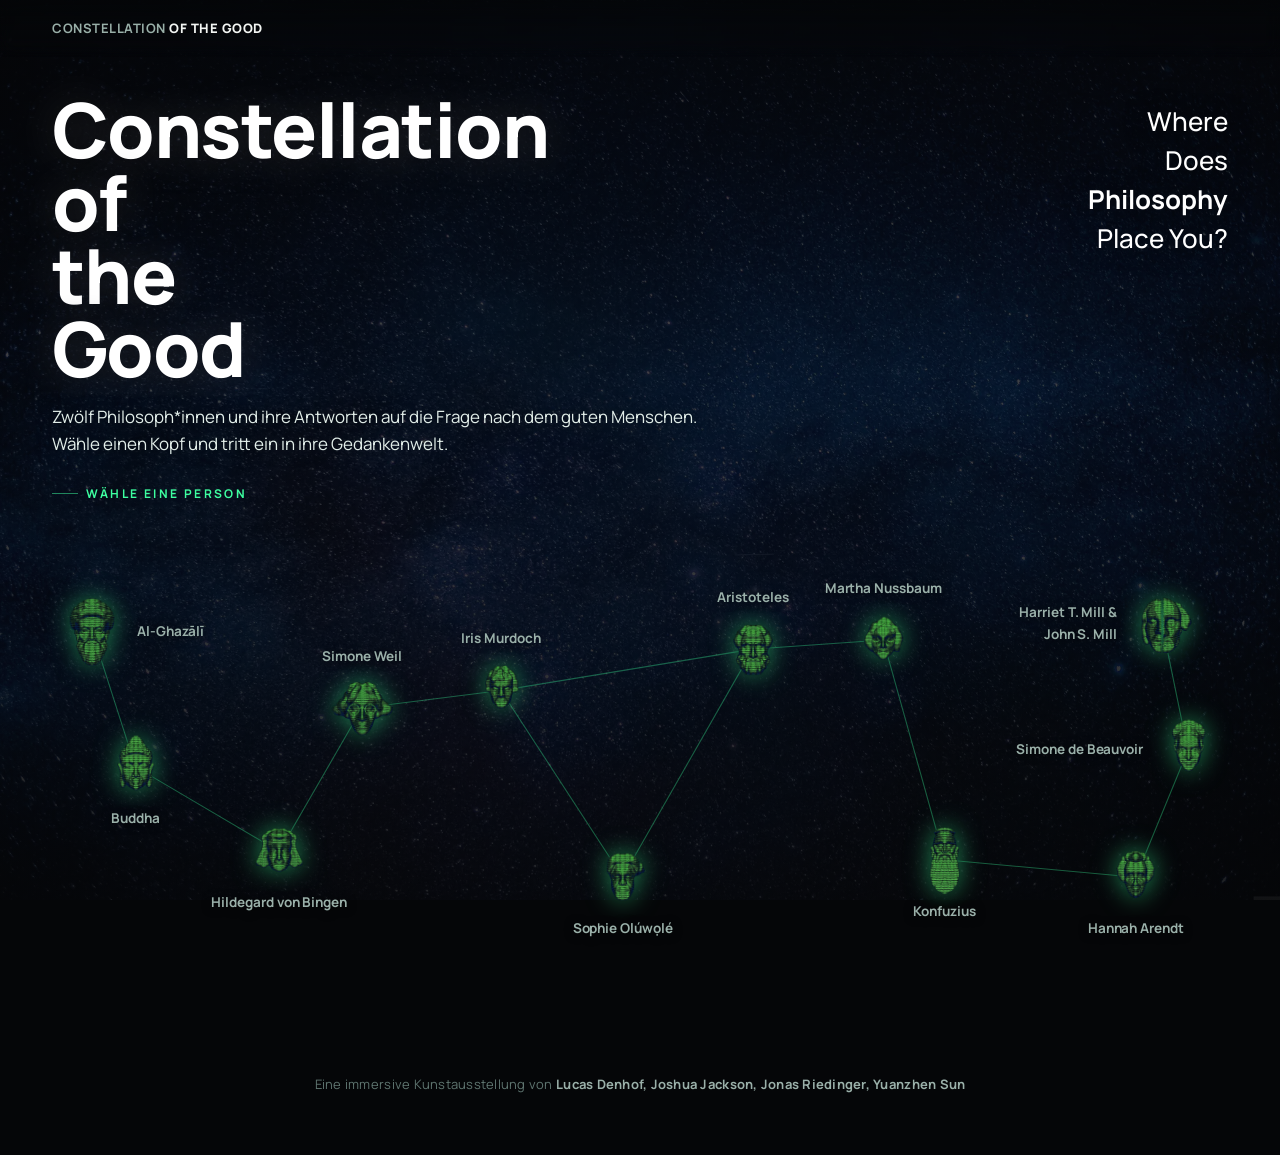
<file: index.html>
<!doctype html>
<html lang="de">
<head>
<meta charset="utf-8">
<meta name="viewport" content="width=device-width, initial-scale=1">
<title>Constellation of the Good</title>
<link rel="stylesheet" href="style.css">
<style>
  .home{position:relative; z-index:1; max-width:1560px; margin:0 auto; padding:0 clamp(20px,5vw,52px) 40px}

  .hero{display:flex; justify-content:space-between; align-items:flex-start; gap:24px;
    padding:clamp(22px,4vh,48px) 0 clamp(10px,2vh,20px)}
  .hero h1{font-weight:800; line-height:.96; letter-spacing:-.02em;
    font-size:clamp(38px,6.6vw,76px); color:#fff; text-shadow:0 0 46px rgba(255,255,255,.16), 0 2px 30px rgba(0,0,0,.5)}
  .hero h1 span{color:#fff}
  .hero .tagline{flex:0 0 auto; text-align:right; font-weight:500; color:#fff;
    font-size:clamp(17px,2.6vw,26px); line-height:1.5; padding-top:clamp(6px,1vh,18px);
    text-shadow:0 2px 24px rgba(0,0,0,.55)}
  .hero .tagline em{display:block; font-style:normal}
  .hero .tagline em:nth-child(2){padding-left:.6em}
  .hero .tagline em:nth-child(3){padding-left:1.2em; font-weight:700; color:#fff}
  .hero .tagline em:nth-child(4){padding-left:1.8em}

  .intro{max-width:860px; margin:0 0 clamp(14px,3vh,28px); color:#e2eee9;
    font-size:clamp(15px,2vw,17px); font-weight:400; text-shadow:0 1px 18px rgba(0,0,0,.5)}

  .hint{display:flex; align-items:center; gap:.7em; margin-bottom:6px;
    font-size:12px; letter-spacing:.2em; text-transform:uppercase; color:var(--green); font-weight:700}
  .hint::before{content:""; width:26px; height:1px; background:var(--green-soft)}

  /* ---- constellation map ---- */
  .constellation-map{position:relative; width:100%; max-width:none; margin:10px auto 0;
    aspect-ratio:1760/720}
  .links{position:absolute; inset:0; width:100%; height:100%; pointer-events:none; overflow:visible}
  .links .conn{stroke:var(--green); stroke-width:1.1; opacity:.34; vector-effect:non-scaling-stroke}
  .links .axis{stroke:rgba(200,220,210,.14); stroke-width:1}
  .links .axislabel{fill:rgba(150,170,175,.55); font-size:13px; font-weight:600;
    font-family:var(--font)}

  .node{position:absolute; left:calc(100% * var(--x) / 1760); top:calc(100% * var(--y) / 523);
    transform:translate(-50%,-50%); width:var(--sz); height:var(--sz);
    --sz:clamp(54px,5.6vw,84px);
    text-decoration:none; color:var(--muted);
    transition:transform .2s ease}
  .node img{width:100%; height:100%; object-fit:contain; display:block;
    filter:drop-shadow(0 0 12px var(--green-soft)) drop-shadow(0 0 3px rgba(0,0,0,.75));
    transition:filter .2s ease}
  .node .name{position:absolute; left:50%; top:calc(100% + 5px); transform:translateX(-50%);
    white-space:nowrap; font-size:clamp(11px,1.15vw,13.5px); font-weight:700; letter-spacing:-.005em;
    text-shadow:0 1px 10px rgba(0,0,0,.7); transition:color .2s ease}
  .node.lbl-above .name{top:auto; bottom:calc(100% + 5px)}
  .node.lbl-right .name{left:calc(100% + 9px); top:50%; bottom:auto; transform:translateY(-50%)}
  .node.lbl-left  .name{left:auto; right:calc(100% + 9px); top:50%; bottom:auto; transform:translateY(-50%); text-align:right}

  .node:hover, .node:focus-visible{z-index:5; outline:none; transform:translate(-50%,-50%) scale(1.08)}
  .node:hover img, .node:focus-visible img{
    filter:drop-shadow(0 0 22px var(--pink-soft)) drop-shadow(0 0 8px var(--green-soft)) drop-shadow(0 0 3px rgba(0,0,0,.75))}
  .node:hover .name, .node:focus-visible .name{color:var(--ink)}

  /* ---- mobile: reflow map into a simple grid ---- */
  @media (max-width:820px){
    .constellation-map{aspect-ratio:auto; max-width:560px;
      display:grid; grid-template-columns:repeat(3,minmax(0,1fr)); gap:22px 8px; padding:8px 0}
    .links{display:none}
    .node{position:static; transform:none; width:auto; height:auto;
      display:flex; flex-direction:column; align-items:center; gap:9px; padding:4px}
    .node img{width:clamp(66px,21vw,92px); height:auto; aspect-ratio:1}
    .node .name, .node.lbl-above .name, .node.lbl-left .name, .node.lbl-right .name{
      position:static; transform:none; left:auto; right:auto; top:auto; bottom:auto;
      text-align:center; white-space:normal}
    .node:hover, .node:focus-visible{transform:none}
  }
  @media (max-width:520px){
    .hero{flex-direction:column; gap:26px}
    .hero .tagline{text-align:left; padding-left:0}
    .hero .tagline em{padding-left:0 !important}
    .constellation-map{grid-template-columns:repeat(2,minmax(0,1fr))}
  }
</style>
</head>
<body>
<div class="bg" aria-hidden="true"></div>

<header class="top">
  <span class="mark">CONSTELLATION <b>OF THE GOOD</b></span>
</header>

<main class="home">
  <section class="hero">
    <h1>Constellation<br>of<br>the<br><span>Good</span></h1>
    <p class="tagline">
      <em>Where</em>
      <em>Does</em>
      <em>Philosophy</em>
      <em>Place You?</em>
    </p>
  </section>

  <p class="intro">Zwölf Philosoph*innen und ihre Antworten auf die Frage nach dem guten Menschen.<br>Wähle einen Kopf und tritt ein in ihre Gedankenwelt.</p>

  <span class="hint">Wähle eine Person</span>

  <nav class="constellation-map" aria-label="Philosoph*innen der Ausstellung">
    <svg class="links" viewBox="0 0 1760 523" preserveAspectRatio="none" aria-hidden="true">
      <!-- Verbindungen (kuratierte Verwandtschaft) -->
      <g fill="none">
        <line class="conn" x1="60" y1="129" x2="125" y2="276"/>
        <line class="conn" x1="125" y1="276" x2="340" y2="368"/>
        <line class="conn" x1="340" y1="368" x2="464" y2="212"/>
        <line class="conn" x1="464" y1="212" x2="672" y2="193"/>
        <line class="conn" x1="672" y1="193" x2="854" y2="396"/>
        <line class="conn" x1="672" y1="193" x2="1049" y2="148"/>
        <line class="conn" x1="854" y1="396" x2="1049" y2="148"/>
        <line class="conn" x1="1049" y1="148" x2="1244" y2="138"/>
        <line class="conn" x1="1244" y1="138" x2="1336" y2="377"/>
        <line class="conn" x1="1336" y1="377" x2="1622" y2="396"/>
        <line class="conn" x1="1661" y1="120" x2="1700" y2="258"/>
        <line class="conn" x1="1700" y1="258" x2="1622" y2="396"/>
      </g>
    </svg>

    <a class="node lbl-right" style="--x:60; --y:129" href="profiles/al-ghazali.html">
      <img src="Assets/heads_web/AlGhazali.webp" alt="Kopf von Al-Ghazālī"><span class="name">Al-Ghazālī</span></a>
    <a class="node lbl-below" style="--x:125; --y:276" href="profiles/buddha.html">
      <img src="Assets/heads_web/Buddha.webp" alt="Kopf von Buddha"><span class="name">Buddha</span></a>
    <a class="node lbl-below" style="--x:340; --y:368" href="profiles/von-bingen.html">
      <img src="Assets/heads_web/Binge.webp" alt="Kopf von Hildegard von Bingen"><span class="name">Hildegard von Bingen</span></a>
    <a class="node lbl-above" style="--x:464; --y:212" href="profiles/weil.html">
      <img src="Assets/heads_web/Weil.webp" alt="Kopf von Simone Weil"><span class="name">Simone Weil</span></a>
    <a class="node lbl-above" style="--x:672; --y:193" href="profiles/murdoch.html">
      <img src="Assets/heads_web/Murdoch.webp" alt="Kopf von Iris Murdoch"><span class="name">Iris Murdoch</span></a>
    <a class="node lbl-below" style="--x:854; --y:396" href="profiles/oluwole.html">
      <img src="Assets/heads_web/Oluwole.webp" alt="Kopf von Sophie Olúwọlé"><span class="name">Sophie Olúwọlé</span></a>
    <a class="node lbl-above" style="--x:1049; --y:148" href="profiles/aristoteles.html">
      <img src="Assets/heads_web/Aristoteles.webp" alt="Kopf von Aristoteles"><span class="name">Aristoteles</span></a>
    <a class="node lbl-above" style="--x:1244; --y:138" href="profiles/nussbaum.html">
      <img src="Assets/heads_web/Nussbaum.webp" alt="Kopf von Martha Nussbaum"><span class="name">Martha Nussbaum</span></a>
    <a class="node lbl-below" style="--x:1336; --y:377" href="profiles/konfuzius.html">
      <img src="Assets/heads_web/Konfuzius.webp" alt="Kopf von Konfuzius"><span class="name">Konfuzius</span></a>
    <a class="node lbl-left" style="--x:1661; --y:120" href="profiles/mills.html">
      <img src="Assets/heads_web/Mills.webp" alt="Kopf von Harriet Taylor und John Stuart Mill"><span class="name">Harriet T. Mill &amp;<br>John S. Mill</span></a>
    <a class="node lbl-left" style="--x:1700; --y:258" href="profiles/de-beauvoir.html">
      <img src="Assets/heads_web/DeBeuvoir.webp" alt="Kopf von Simone de Beauvoir"><span class="name">Simone de Beauvoir</span></a>
    <a class="node lbl-below" style="--x:1622; --y:396" href="profiles/arendt.html">
      <img src="Assets/heads_web/Arendt.webp" alt="Kopf von Hannah Arendt"><span class="name">Hannah Arendt</span></a>
  </nav>
</main>

<footer class="foot">
  <p>Eine immersive Kunstausstellung von <b>Lucas Denhof, Joshua Jackson, Jonas Riedinger, Yuanzhen Sun</b></p>
</footer>
</body>
</html>
</file>
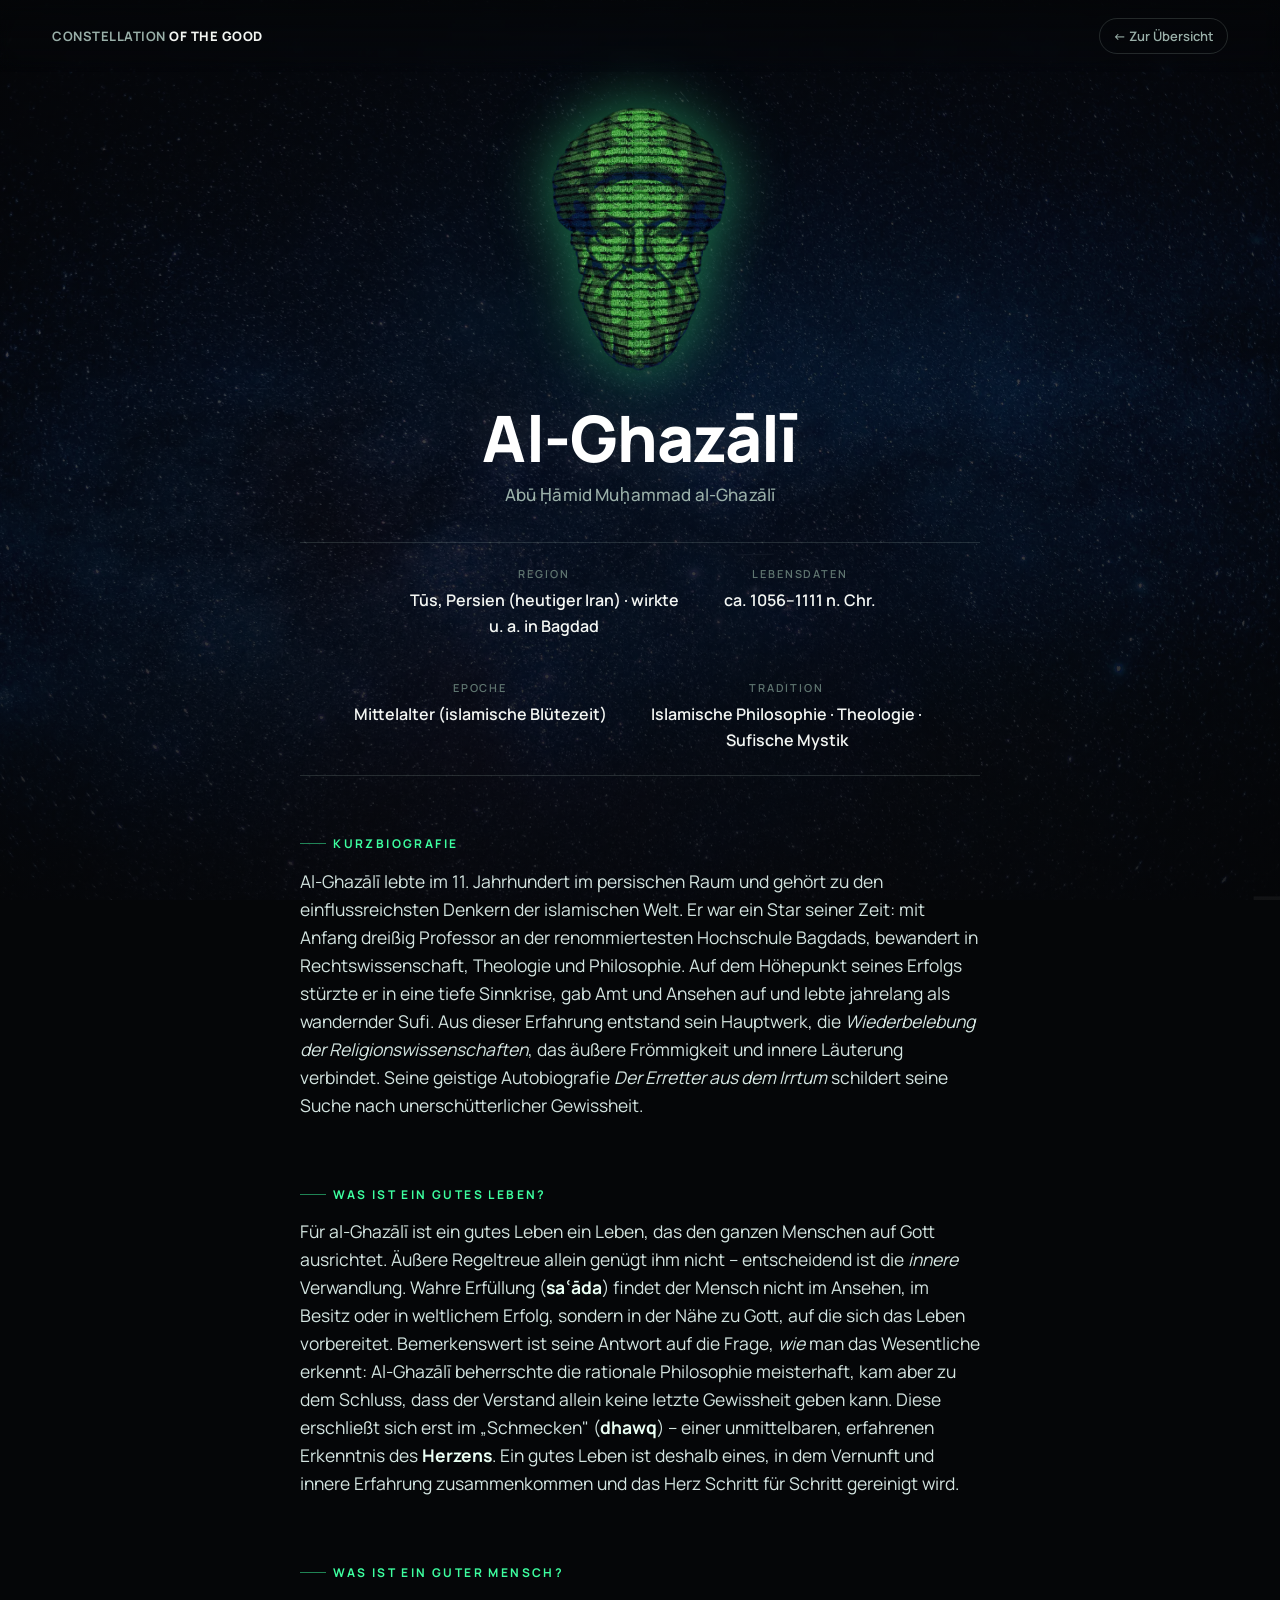
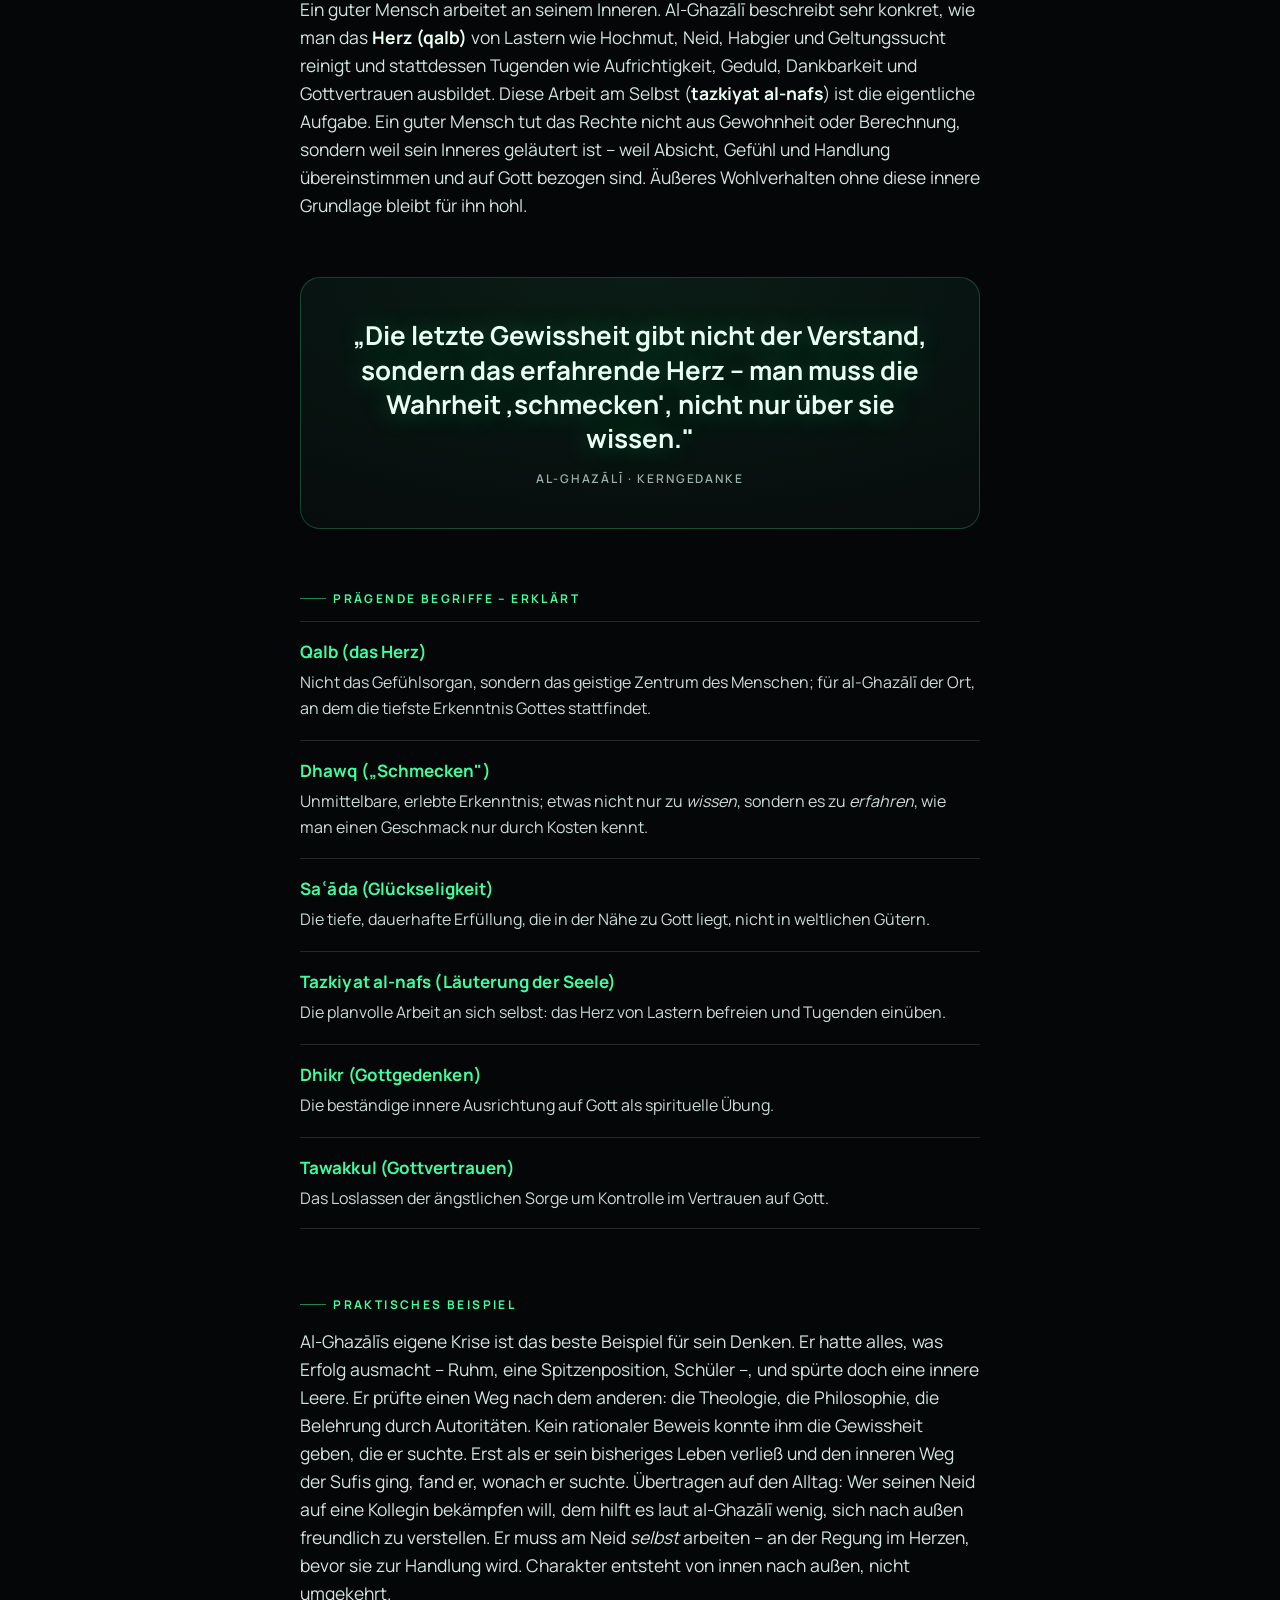
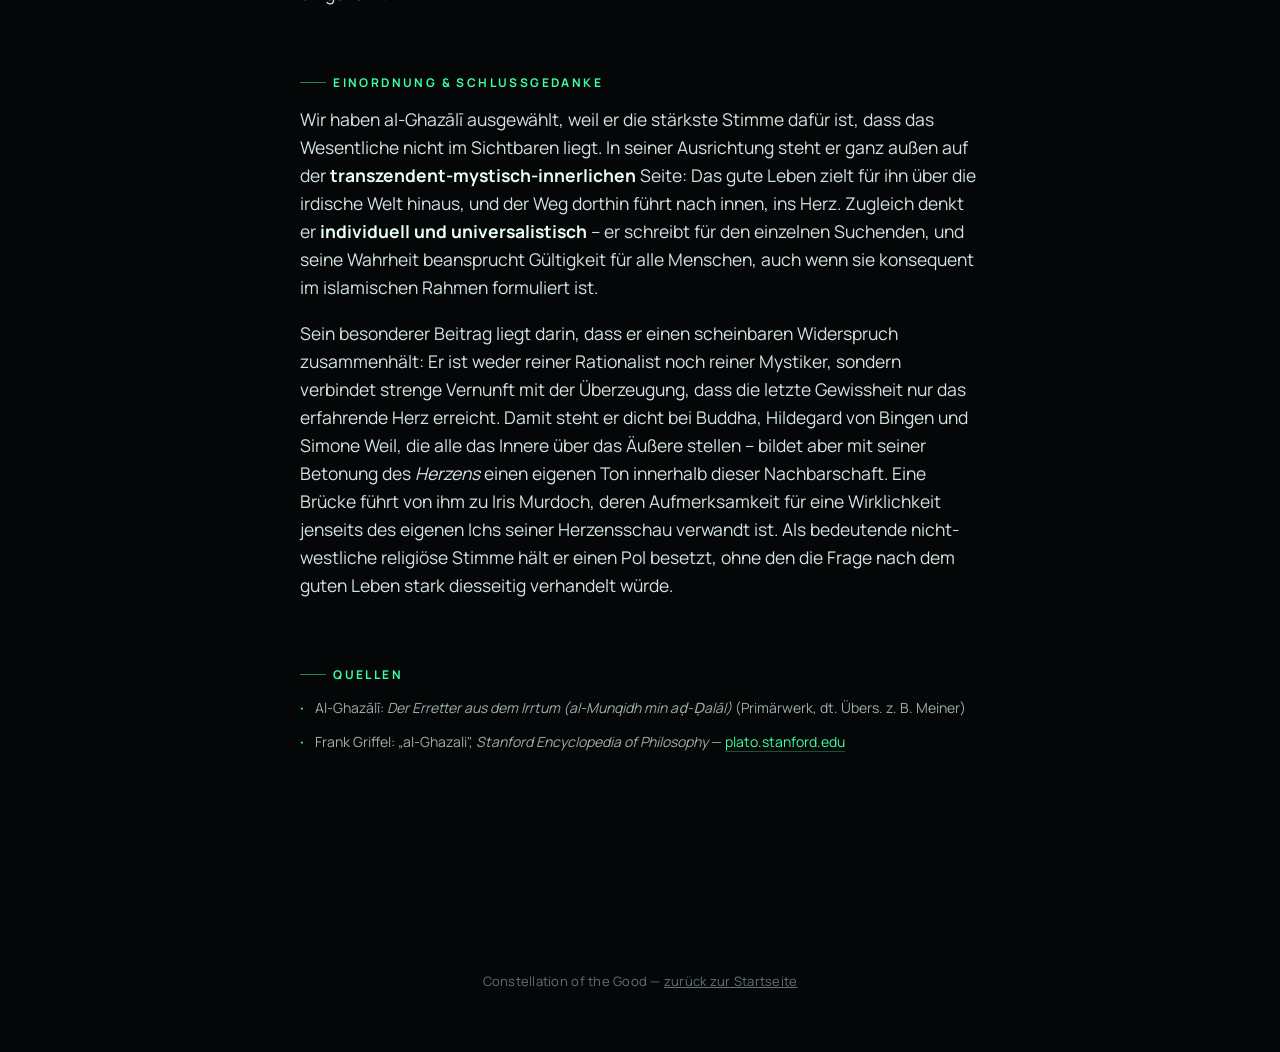
<file: profiles/al-ghazali.html>
<!doctype html>
<html lang="de">
<head>
<meta charset="utf-8">
<meta name="viewport" content="width=device-width, initial-scale=1">
<title>Al-Ghazālī · Constellation of the Good</title>
<link rel="stylesheet" href="../style.css">
</head>
<body>
<div class="bg" aria-hidden="true"></div>

<header class="top">
  <a class="mark" href="../index.html">CONSTELLATION <b>OF THE GOOD</b></a>
  <a class="back" href="../index.html">← Zur Übersicht</a>
</header>

<main class="profile">
  <img class="portrait" alt="Skulpturaler Kopf von Al-Ghazālī" src="../Assets/heads_web/AlGhazali.webp">

  <h1>Al-Ghazālī</h1>
  <p class="subtitle">Abū Ḥāmid Muḥammad al-Ghazālī</p>

  <div class="meta">
    <div><div class="k">Region</div><div class="v">Tūs, Persien (heutiger Iran) · wirkte u. a. in Bagdad</div></div>
    <div><div class="k">Lebensdaten</div><div class="v">ca. 1056–1111 n. Chr.</div></div>
    <div><div class="k">Epoche</div><div class="v">Mittelalter (islamische Blütezeit)</div></div>
    <div><div class="k">Tradition</div><div class="v">Islamische Philosophie · Theologie · Sufische Mystik</div></div>
  </div>

  <section>
    <span class="eyebrow">Kurzbiografie</span>
    <p>Al-Ghazālī lebte im 11. Jahrhundert im persischen Raum und gehört zu den einflussreichsten Denkern der islamischen Welt. Er war ein Star seiner Zeit: mit Anfang dreißig Professor an der renommiertesten Hochschule Bagdads, bewandert in Rechtswissenschaft, Theologie und Philosophie. Auf dem Höhepunkt seines Erfolgs stürzte er in eine tiefe Sinnkrise, gab Amt und Ansehen auf und lebte jahrelang als wandernder Sufi. Aus dieser Erfahrung entstand sein Hauptwerk, die <em>Wiederbelebung der Religionswissenschaften</em>, das äußere Frömmigkeit und innere Läuterung verbindet. Seine geistige Autobiografie <em>Der Erretter aus dem Irrtum</em> schildert seine Suche nach unerschütterlicher Gewissheit.</p>
  </section>

  <section>
    <span class="eyebrow">Was ist ein gutes Leben?</span>
    <p>Für al-Ghazālī ist ein gutes Leben ein Leben, das den ganzen Menschen auf Gott ausrichtet. Äußere Regeltreue allein genügt ihm nicht – entscheidend ist die <em>innere</em> Verwandlung. Wahre Erfüllung (<strong>saʿāda</strong>) findet der Mensch nicht im Ansehen, im Besitz oder in weltlichem Erfolg, sondern in der Nähe zu Gott, auf die sich das Leben vorbereitet. Bemerkenswert ist seine Antwort auf die Frage, <em>wie</em> man das Wesentliche erkennt: Al-Ghazālī beherrschte die rationale Philosophie meisterhaft, kam aber zu dem Schluss, dass der Verstand allein keine letzte Gewissheit geben kann. Diese erschließt sich erst im „Schmecken" (<strong>dhawq</strong>) – einer unmittelbaren, erfahrenen Erkenntnis des <strong>Herzens</strong>. Ein gutes Leben ist deshalb eines, in dem Vernunft und innere Erfahrung zusammenkommen und das Herz Schritt für Schritt gereinigt wird.</p>
  </section>

  <section>
    <span class="eyebrow">Was ist ein guter Mensch?</span>
    <p>Ein guter Mensch arbeitet an seinem Inneren. Al-Ghazālī beschreibt sehr konkret, wie man das <strong>Herz (qalb)</strong> von Lastern wie Hochmut, Neid, Habgier und Geltungssucht reinigt und stattdessen Tugenden wie Aufrichtigkeit, Geduld, Dankbarkeit und Gottvertrauen ausbildet. Diese Arbeit am Selbst (<strong>tazkiyat al-nafs</strong>) ist die eigentliche Aufgabe. Ein guter Mensch tut das Rechte nicht aus Gewohnheit oder Berechnung, sondern weil sein Inneres geläutert ist – weil Absicht, Gefühl und Handlung übereinstimmen und auf Gott bezogen sind. Äußeres Wohlverhalten ohne diese innere Grundlage bleibt für ihn hohl.</p>
  </section>

  <div class="kern">
    <div class="q">„Die letzte Gewissheit gibt nicht der Verstand, sondern das erfahrende Herz – man muss die Wahrheit ‚schmecken', nicht nur über sie wissen."</div>
    <div class="src">Al-Ghazālī · Kerngedanke</div>
  </div>

  <section>
    <span class="eyebrow">Prägende Begriffe – erklärt</span>
    <ul class="terms">
      <li><span class="t">Qalb (das Herz)</span><span class="d">Nicht das Gefühlsorgan, sondern das geistige Zentrum des Menschen; für al-Ghazālī der Ort, an dem die tiefste Erkenntnis Gottes stattfindet.</span></li>
      <li><span class="t">Dhawq („Schmecken")</span><span class="d">Unmittelbare, erlebte Erkenntnis; etwas nicht nur zu <em>wissen</em>, sondern es zu <em>erfahren</em>, wie man einen Geschmack nur durch Kosten kennt.</span></li>
      <li><span class="t">Saʿāda (Glückseligkeit)</span><span class="d">Die tiefe, dauerhafte Erfüllung, die in der Nähe zu Gott liegt, nicht in weltlichen Gütern.</span></li>
      <li><span class="t">Tazkiyat al-nafs (Läuterung der Seele)</span><span class="d">Die planvolle Arbeit an sich selbst: das Herz von Lastern befreien und Tugenden einüben.</span></li>
      <li><span class="t">Dhikr (Gottgedenken)</span><span class="d">Die beständige innere Ausrichtung auf Gott als spirituelle Übung.</span></li>
      <li><span class="t">Tawakkul (Gottvertrauen)</span><span class="d">Das Loslassen der ängstlichen Sorge um Kontrolle im Vertrauen auf Gott.</span></li>
    </ul>
  </section>

  <section>
    <span class="eyebrow">Praktisches Beispiel</span>
    <p>Al-Ghazālīs eigene Krise ist das beste Beispiel für sein Denken. Er hatte alles, was Erfolg ausmacht – Ruhm, eine Spitzenposition, Schüler –, und spürte doch eine innere Leere. Er prüfte einen Weg nach dem anderen: die Theologie, die Philosophie, die Belehrung durch Autoritäten. Kein rationaler Beweis konnte ihm die Gewissheit geben, die er suchte. Erst als er sein bisheriges Leben verließ und den inneren Weg der Sufis ging, fand er, wonach er suchte. Übertragen auf den Alltag: Wer seinen Neid auf eine Kollegin bekämpfen will, dem hilft es laut al-Ghazālī wenig, sich nach außen freundlich zu verstellen. Er muss am Neid <em>selbst</em> arbeiten – an der Regung im Herzen, bevor sie zur Handlung wird. Charakter entsteht von innen nach außen, nicht umgekehrt.</p>
  </section>

  <section>
    <span class="eyebrow">Einordnung &amp; Schlussgedanke</span>
    <p>Wir haben al-Ghazālī ausgewählt, weil er die stärkste Stimme dafür ist, dass das Wesentliche nicht im Sichtbaren liegt. In seiner Ausrichtung steht er ganz außen auf der <strong>transzendent-mystisch-innerlichen</strong> Seite: Das gute Leben zielt für ihn über die irdische Welt hinaus, und der Weg dorthin führt nach innen, ins Herz. Zugleich denkt er <strong>individuell und universalistisch</strong> – er schreibt für den einzelnen Suchenden, und seine Wahrheit beansprucht Gültigkeit für alle Menschen, auch wenn sie konsequent im islamischen Rahmen formuliert ist.</p>
    <p>Sein besonderer Beitrag liegt darin, dass er einen scheinbaren Widerspruch zusammenhält: Er ist weder reiner Rationalist noch reiner Mystiker, sondern verbindet strenge Vernunft mit der Überzeugung, dass die letzte Gewissheit nur das erfahrende Herz erreicht. Damit steht er dicht bei Buddha, Hildegard von Bingen und Simone Weil, die alle das Innere über das Äußere stellen – bildet aber mit seiner Betonung des <em>Herzens</em> einen eigenen Ton innerhalb dieser Nachbarschaft. Eine Brücke führt von ihm zu Iris Murdoch, deren Aufmerksamkeit für eine Wirklichkeit jenseits des eigenen Ichs seiner Herzensschau verwandt ist. Als bedeutende nicht-westliche religiöse Stimme hält er einen Pol besetzt, ohne den die Frage nach dem guten Leben stark diesseitig verhandelt würde.</p>
  </section>

  <section>
    <span class="eyebrow">Quellen</span>
    <ul class="sources">
      <li>Al-Ghazālī: <em>Der Erretter aus dem Irrtum (al-Munqidh min aḍ-Ḍalāl)</em> (Primärwerk, dt. Übers. z. B. Meiner)</li>
      <li>Frank Griffel: „al-Ghazali", <em>Stanford Encyclopedia of Philosophy</em> — <a href="https://plato.stanford.edu/entries/al-ghazali/" target="_blank" rel="noopener">plato.stanford.edu</a></li>
    </ul>
  </section>
</main>

<footer class="foot">
  <p>Constellation of the Good — <a href="../index.html" style="color:inherit">zurück zur Startseite</a></p>
</footer>
</body>
</html>
</file>
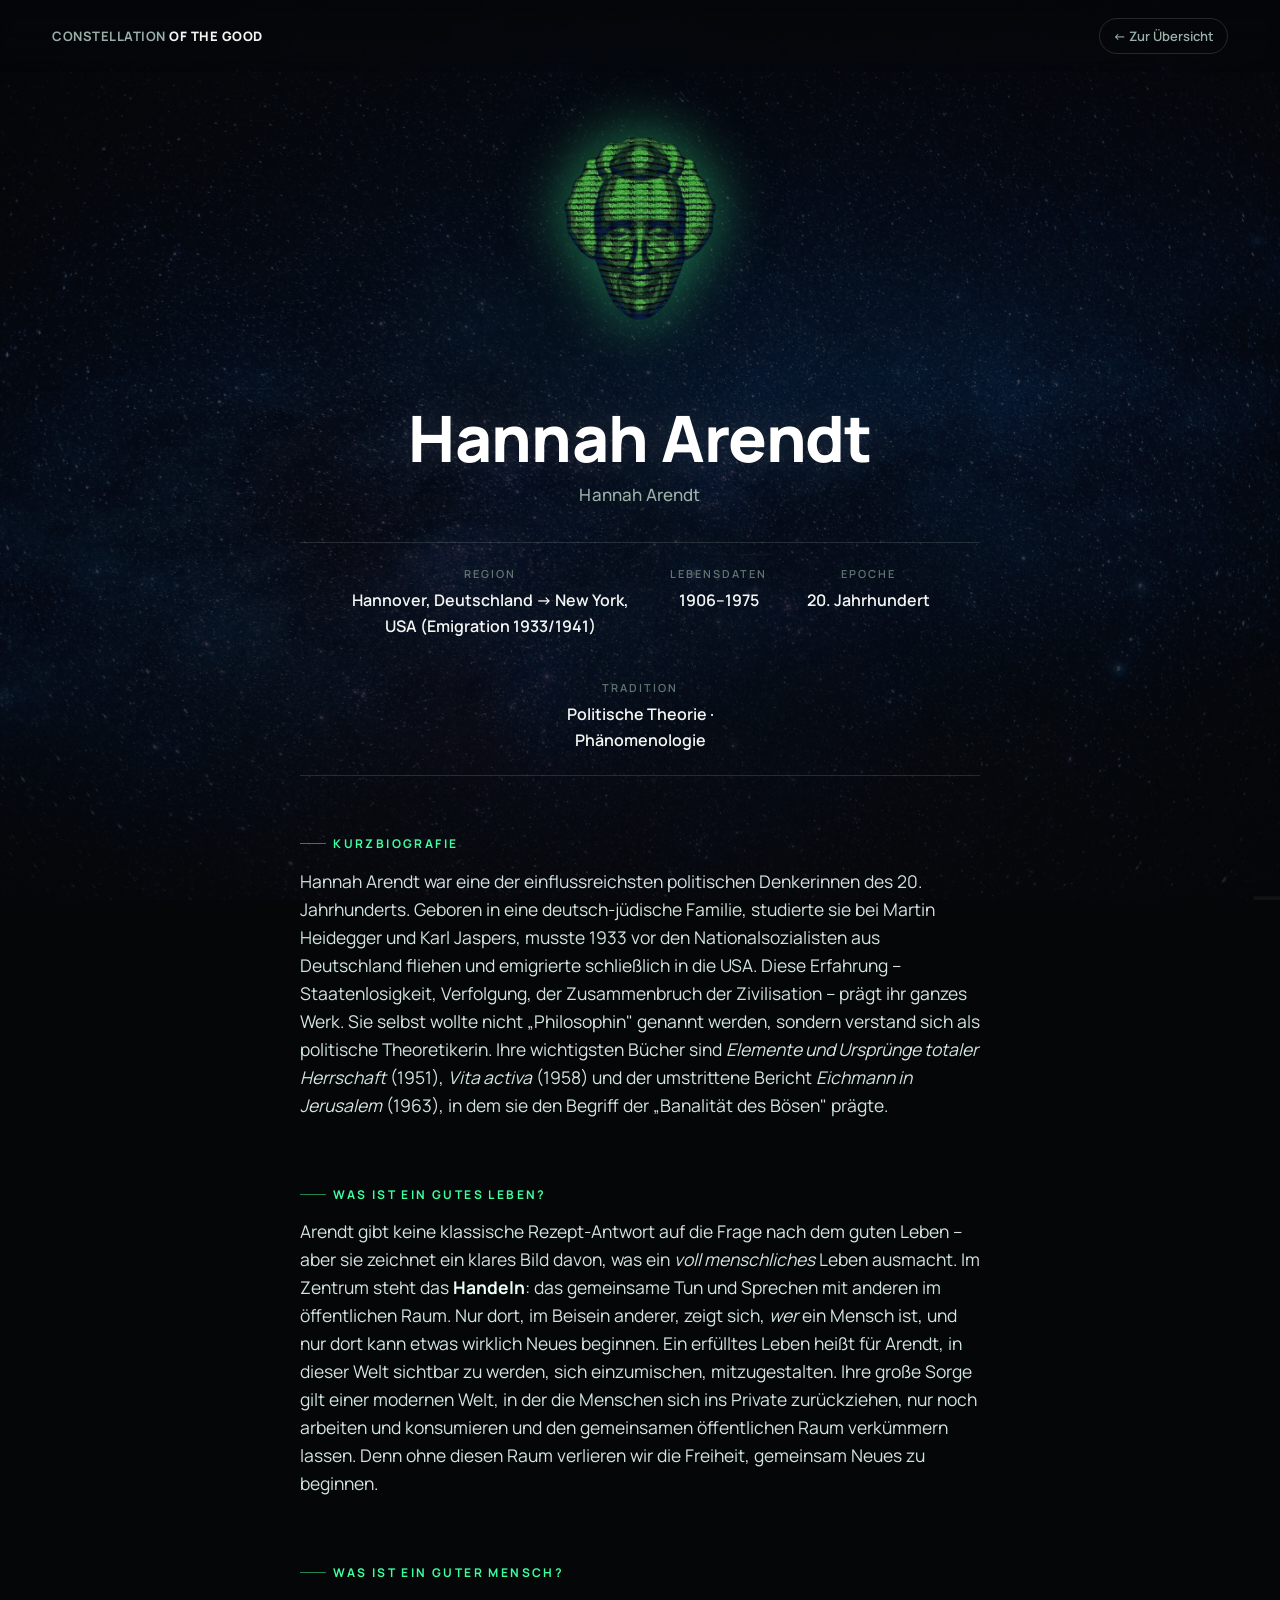
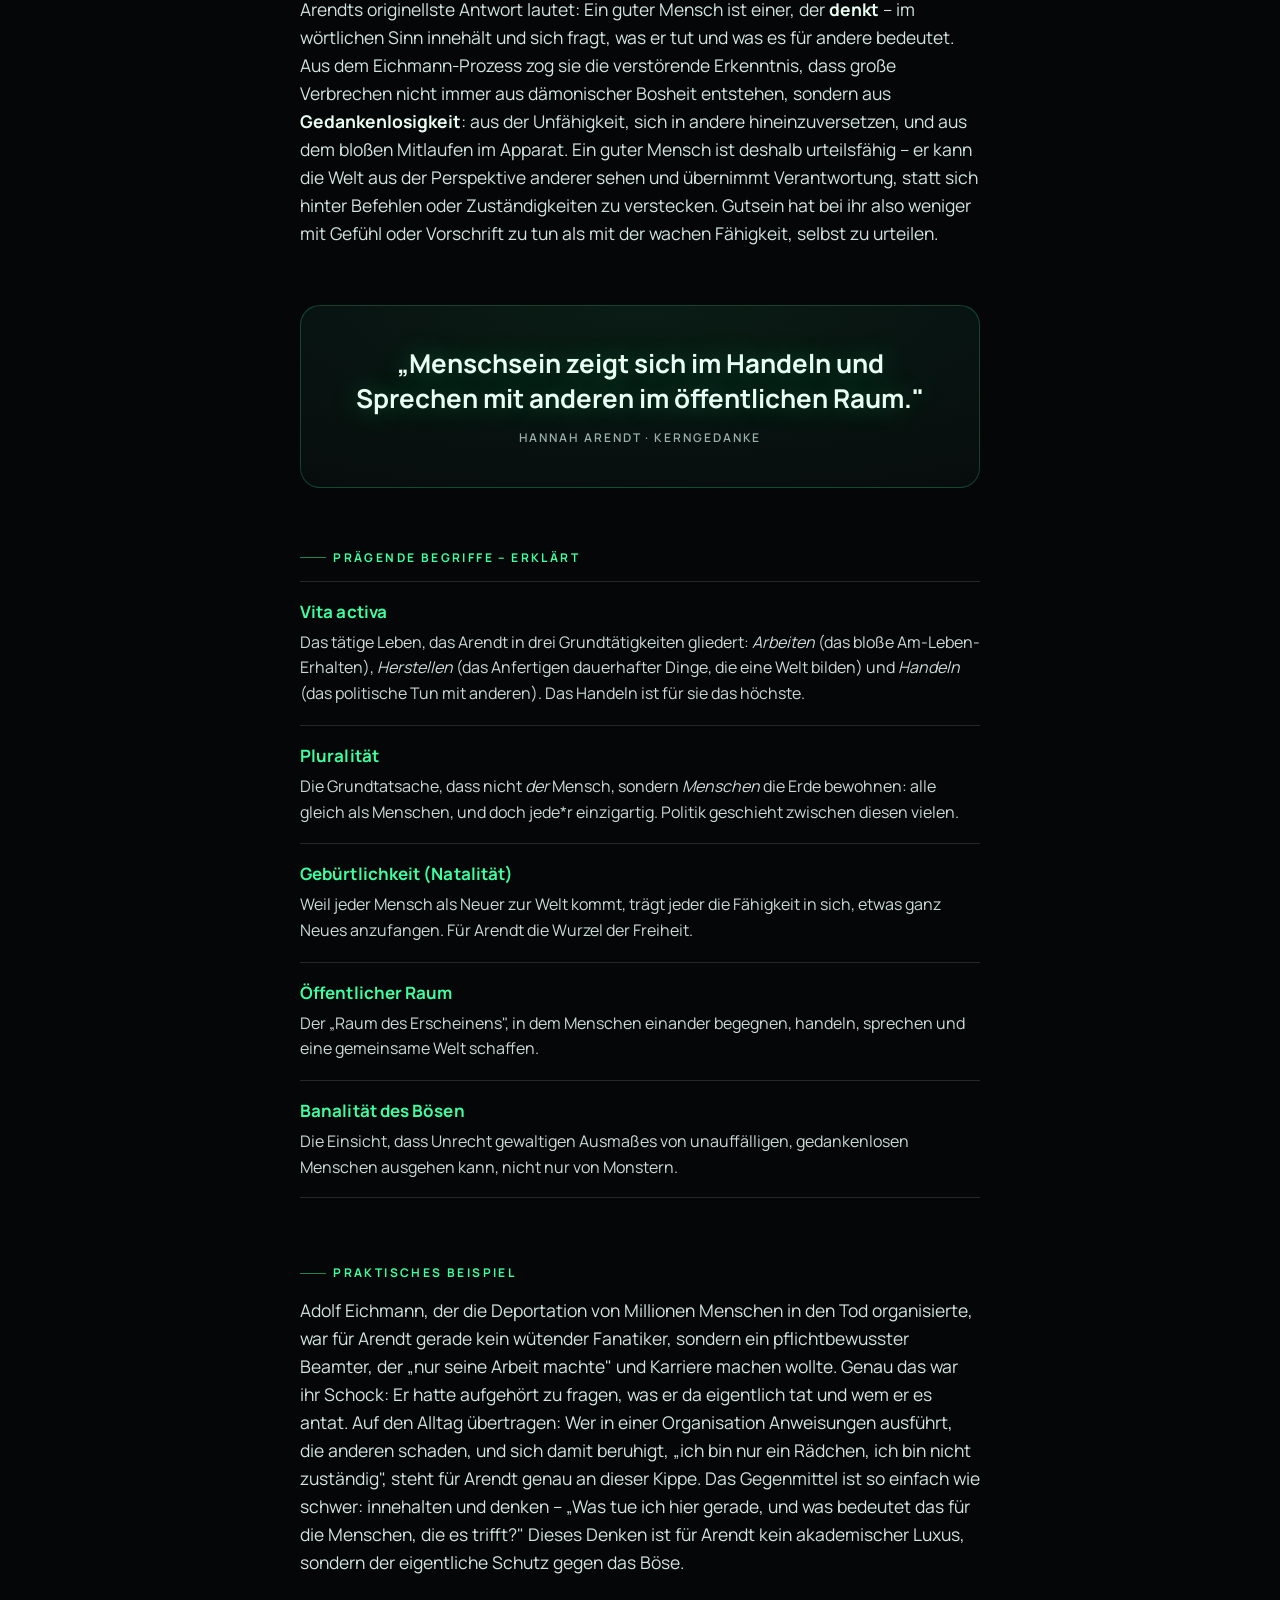
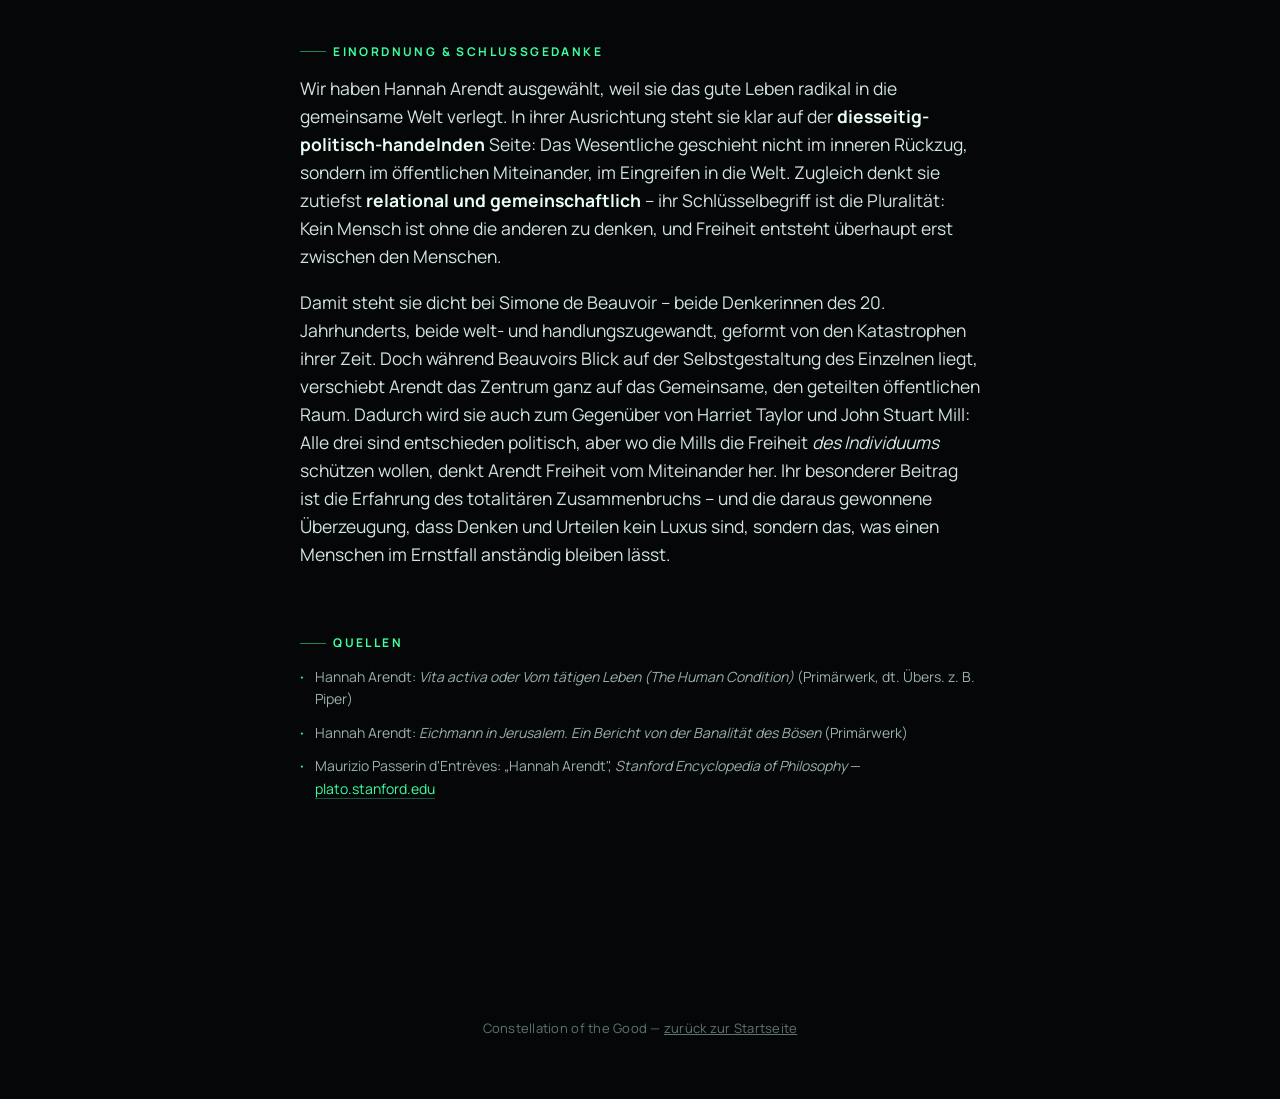
<file: profiles/arendt.html>
<!doctype html>
<html lang="de">
<head>
<meta charset="utf-8">
<meta name="viewport" content="width=device-width, initial-scale=1">
<title>Hannah Arendt · Constellation of the Good</title>
<link rel="stylesheet" href="../style.css">
</head>
<body>
<div class="bg" aria-hidden="true"></div>

<header class="top">
  <a class="mark" href="../index.html">CONSTELLATION <b>OF THE GOOD</b></a>
  <a class="back" href="../index.html">← Zur Übersicht</a>
</header>

<main class="profile">
  <img class="portrait" alt="Skulpturaler Kopf von Hannah Arendt" src="../Assets/heads_web/Arendt.webp">

  <h1>Hannah Arendt</h1>
  <p class="subtitle">Hannah Arendt</p>

  <div class="meta">
    <div><div class="k">Region</div><div class="v">Hannover, Deutschland → New York, USA (Emigration 1933/1941)</div></div>
    <div><div class="k">Lebensdaten</div><div class="v">1906–1975</div></div>
    <div><div class="k">Epoche</div><div class="v">20. Jahrhundert</div></div>
    <div><div class="k">Tradition</div><div class="v">Politische Theorie · Phänomenologie</div></div>
  </div>

  <section>
    <span class="eyebrow">Kurzbiografie</span>
    <p>Hannah Arendt war eine der einflussreichsten politischen Denkerinnen des 20. Jahrhunderts. Geboren in eine deutsch-jüdische Familie, studierte sie bei Martin Heidegger und Karl Jaspers, musste 1933 vor den Nationalsozialisten aus Deutschland fliehen und emigrierte schließlich in die USA. Diese Erfahrung – Staatenlosigkeit, Verfolgung, der Zusammenbruch der Zivilisation – prägt ihr ganzes Werk. Sie selbst wollte nicht „Philosophin" genannt werden, sondern verstand sich als politische Theoretikerin. Ihre wichtigsten Bücher sind <em>Elemente und Ursprünge totaler Herrschaft</em> (1951), <em>Vita activa</em> (1958) und der umstrittene Bericht <em>Eichmann in Jerusalem</em> (1963), in dem sie den Begriff der „Banalität des Bösen" prägte.</p>
  </section>

  <section>
    <span class="eyebrow">Was ist ein gutes Leben?</span>
    <p>Arendt gibt keine klassische Rezept-Antwort auf die Frage nach dem guten Leben – aber sie zeichnet ein klares Bild davon, was ein <em>voll menschliches</em> Leben ausmacht. Im Zentrum steht das <strong>Handeln</strong>: das gemeinsame Tun und Sprechen mit anderen im öffentlichen Raum. Nur dort, im Beisein anderer, zeigt sich, <em>wer</em> ein Mensch ist, und nur dort kann etwas wirklich Neues beginnen. Ein erfülltes Leben heißt für Arendt, in dieser Welt sichtbar zu werden, sich einzumischen, mitzugestalten. Ihre große Sorge gilt einer modernen Welt, in der die Menschen sich ins Private zurückziehen, nur noch arbeiten und konsumieren und den gemeinsamen öffentlichen Raum verkümmern lassen. Denn ohne diesen Raum verlieren wir die Freiheit, gemeinsam Neues zu beginnen.</p>
  </section>

  <section>
    <span class="eyebrow">Was ist ein guter Mensch?</span>
    <p>Arendts originellste Antwort lautet: Ein guter Mensch ist einer, der <strong>denkt</strong> – im wörtlichen Sinn innehält und sich fragt, was er tut und was es für andere bedeutet. Aus dem Eichmann-Prozess zog sie die verstörende Erkenntnis, dass große Verbrechen nicht immer aus dämonischer Bosheit entstehen, sondern aus <strong>Gedankenlosigkeit</strong>: aus der Unfähigkeit, sich in andere hineinzuversetzen, und aus dem bloßen Mitlaufen im Apparat. Ein guter Mensch ist deshalb urteilsfähig – er kann die Welt aus der Perspektive anderer sehen und übernimmt Verantwortung, statt sich hinter Befehlen oder Zuständigkeiten zu verstecken. Gutsein hat bei ihr also weniger mit Gefühl oder Vorschrift zu tun als mit der wachen Fähigkeit, selbst zu urteilen.</p>
  </section>

  <div class="kern">
    <div class="q">„Menschsein zeigt sich im Handeln und Sprechen mit anderen im öffentlichen Raum."</div>
    <div class="src">Hannah Arendt · Kerngedanke</div>
  </div>

  <section>
    <span class="eyebrow">Prägende Begriffe – erklärt</span>
    <ul class="terms">
      <li><span class="t">Vita activa</span><span class="d">Das tätige Leben, das Arendt in drei Grundtätigkeiten gliedert: <em>Arbeiten</em> (das bloße Am-Leben-Erhalten), <em>Herstellen</em> (das Anfertigen dauerhafter Dinge, die eine Welt bilden) und <em>Handeln</em> (das politische Tun mit anderen). Das Handeln ist für sie das höchste.</span></li>
      <li><span class="t">Pluralität</span><span class="d">Die Grundtatsache, dass nicht <em>der</em> Mensch, sondern <em>Menschen</em> die Erde bewohnen: alle gleich als Menschen, und doch jede*r einzigartig. Politik geschieht zwischen diesen vielen.</span></li>
      <li><span class="t">Gebürtlichkeit (Natalität)</span><span class="d">Weil jeder Mensch als Neuer zur Welt kommt, trägt jeder die Fähigkeit in sich, etwas ganz Neues anzufangen. Für Arendt die Wurzel der Freiheit.</span></li>
      <li><span class="t">Öffentlicher Raum</span><span class="d">Der „Raum des Erscheinens", in dem Menschen einander begegnen, handeln, sprechen und eine gemeinsame Welt schaffen.</span></li>
      <li><span class="t">Banalität des Bösen</span><span class="d">Die Einsicht, dass Unrecht gewaltigen Ausmaßes von unauffälligen, gedankenlosen Menschen ausgehen kann, nicht nur von Monstern.</span></li>
    </ul>
  </section>

  <section>
    <span class="eyebrow">Praktisches Beispiel</span>
    <p>Adolf Eichmann, der die Deportation von Millionen Menschen in den Tod organisierte, war für Arendt gerade kein wütender Fanatiker, sondern ein pflichtbewusster Beamter, der „nur seine Arbeit machte" und Karriere machen wollte. Genau das war ihr Schock: Er hatte aufgehört zu fragen, was er da eigentlich tat und wem er es antat. Auf den Alltag übertragen: Wer in einer Organisation Anweisungen ausführt, die anderen schaden, und sich damit beruhigt, „ich bin nur ein Rädchen, ich bin nicht zuständig", steht für Arendt genau an dieser Kippe. Das Gegenmittel ist so einfach wie schwer: innehalten und denken – „Was tue ich hier gerade, und was bedeutet das für die Menschen, die es trifft?" Dieses Denken ist für Arendt kein akademischer Luxus, sondern der eigentliche Schutz gegen das Böse.</p>
  </section>

  <section>
    <span class="eyebrow">Einordnung &amp; Schlussgedanke</span>
    <p>Wir haben Hannah Arendt ausgewählt, weil sie das gute Leben radikal in die gemeinsame Welt verlegt. In ihrer Ausrichtung steht sie klar auf der <strong>diesseitig-politisch-handelnden</strong> Seite: Das Wesentliche geschieht nicht im inneren Rückzug, sondern im öffentlichen Miteinander, im Eingreifen in die Welt. Zugleich denkt sie zutiefst <strong>relational und gemeinschaftlich</strong> – ihr Schlüsselbegriff ist die Pluralität: Kein Mensch ist ohne die anderen zu denken, und Freiheit entsteht überhaupt erst zwischen den Menschen.</p>
    <p>Damit steht sie dicht bei Simone de Beauvoir – beide Denkerinnen des 20. Jahrhunderts, beide welt- und handlungszugewandt, geformt von den Katastrophen ihrer Zeit. Doch während Beauvoirs Blick auf der Selbstgestaltung des Einzelnen liegt, verschiebt Arendt das Zentrum ganz auf das Gemeinsame, den geteilten öffentlichen Raum. Dadurch wird sie auch zum Gegenüber von Harriet Taylor und John Stuart Mill: Alle drei sind entschieden politisch, aber wo die Mills die Freiheit <em>des Individuums</em> schützen wollen, denkt Arendt Freiheit vom Miteinander her. Ihr besonderer Beitrag ist die Erfahrung des totalitären Zusammenbruchs – und die daraus gewonnene Überzeugung, dass Denken und Urteilen kein Luxus sind, sondern das, was einen Menschen im Ernstfall anständig bleiben lässt.</p>
  </section>

  <section>
    <span class="eyebrow">Quellen</span>
    <ul class="sources">
      <li>Hannah Arendt: <em>Vita activa oder Vom tätigen Leben (The Human Condition)</em> (Primärwerk, dt. Übers. z. B. Piper)</li>
      <li>Hannah Arendt: <em>Eichmann in Jerusalem. Ein Bericht von der Banalität des Bösen</em> (Primärwerk)</li>
      <li>Maurizio Passerin d'Entrèves: „Hannah Arendt", <em>Stanford Encyclopedia of Philosophy</em> — <a href="https://plato.stanford.edu/entries/arendt/" target="_blank" rel="noopener">plato.stanford.edu</a></li>
    </ul>
  </section>
</main>

<footer class="foot">
  <p>Constellation of the Good — <a href="../index.html" style="color:inherit">zurück zur Startseite</a></p>
</footer>
</body>
</html>
</file>
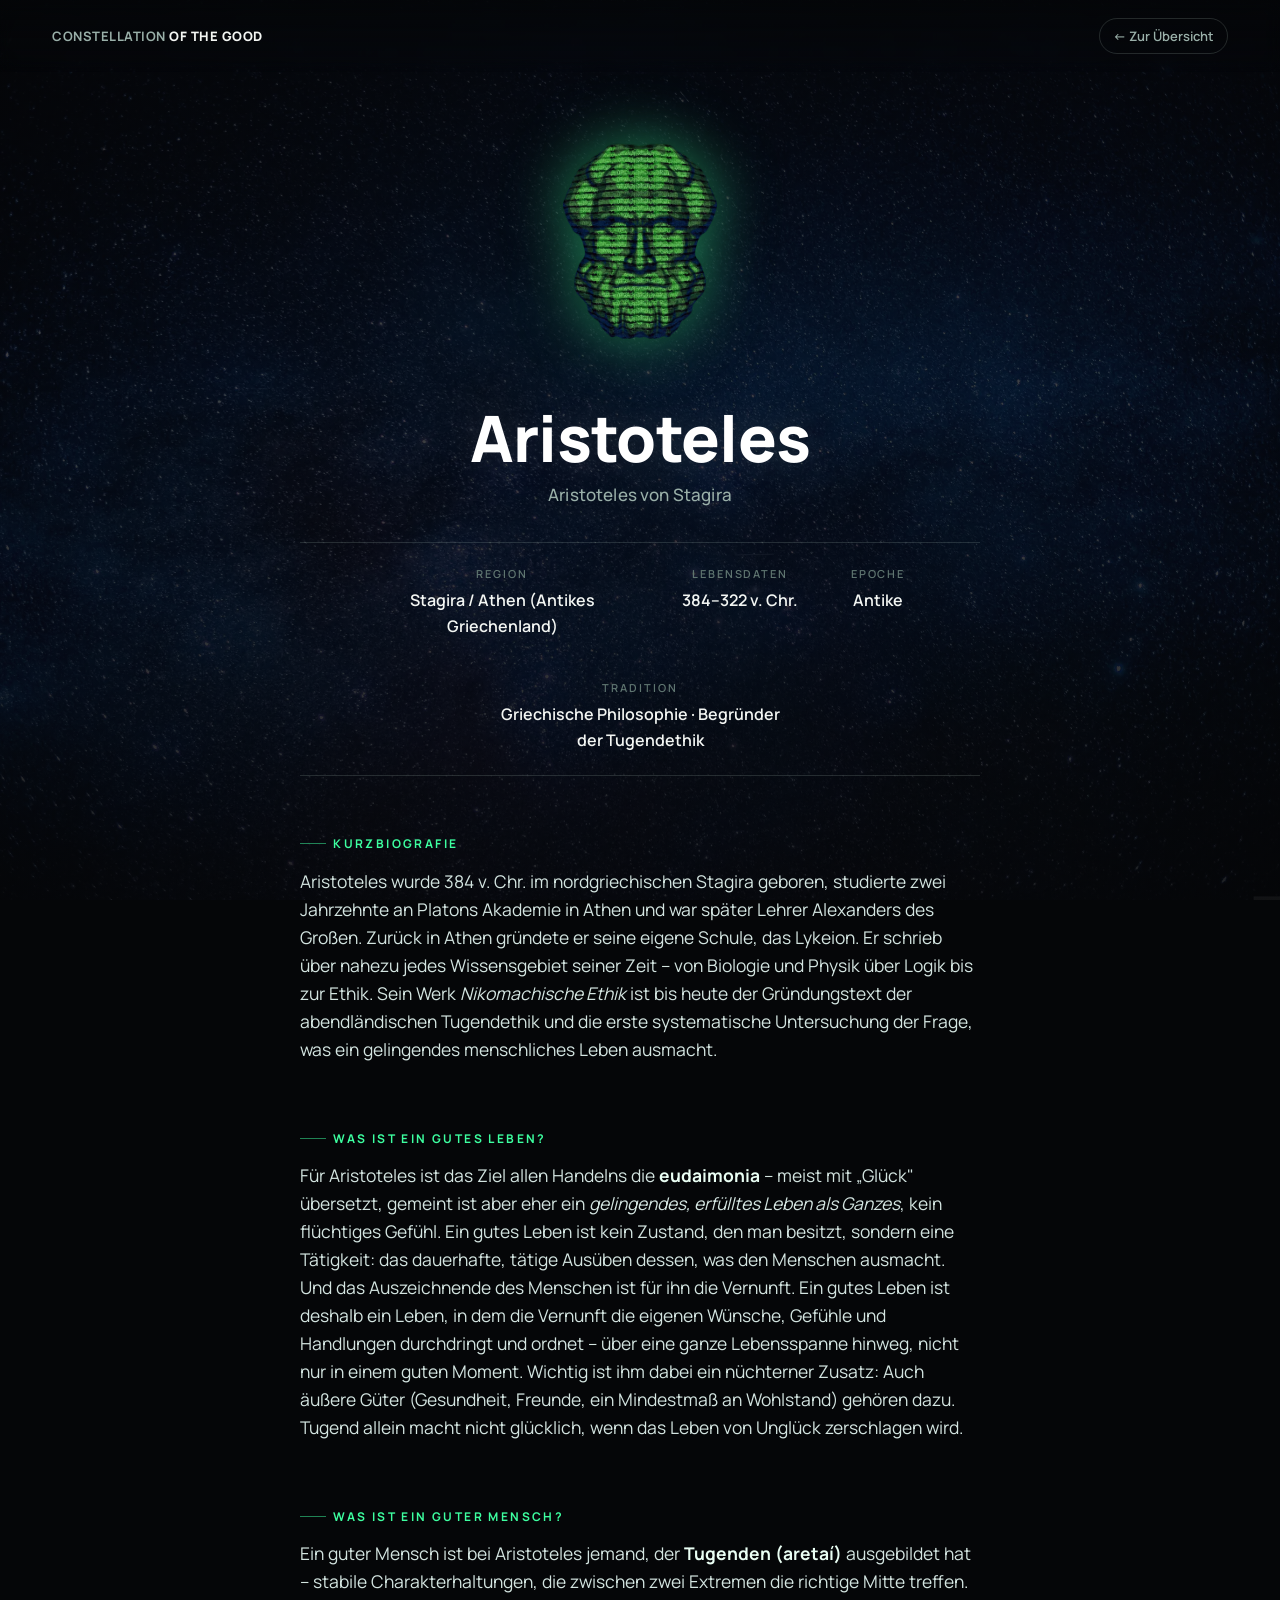
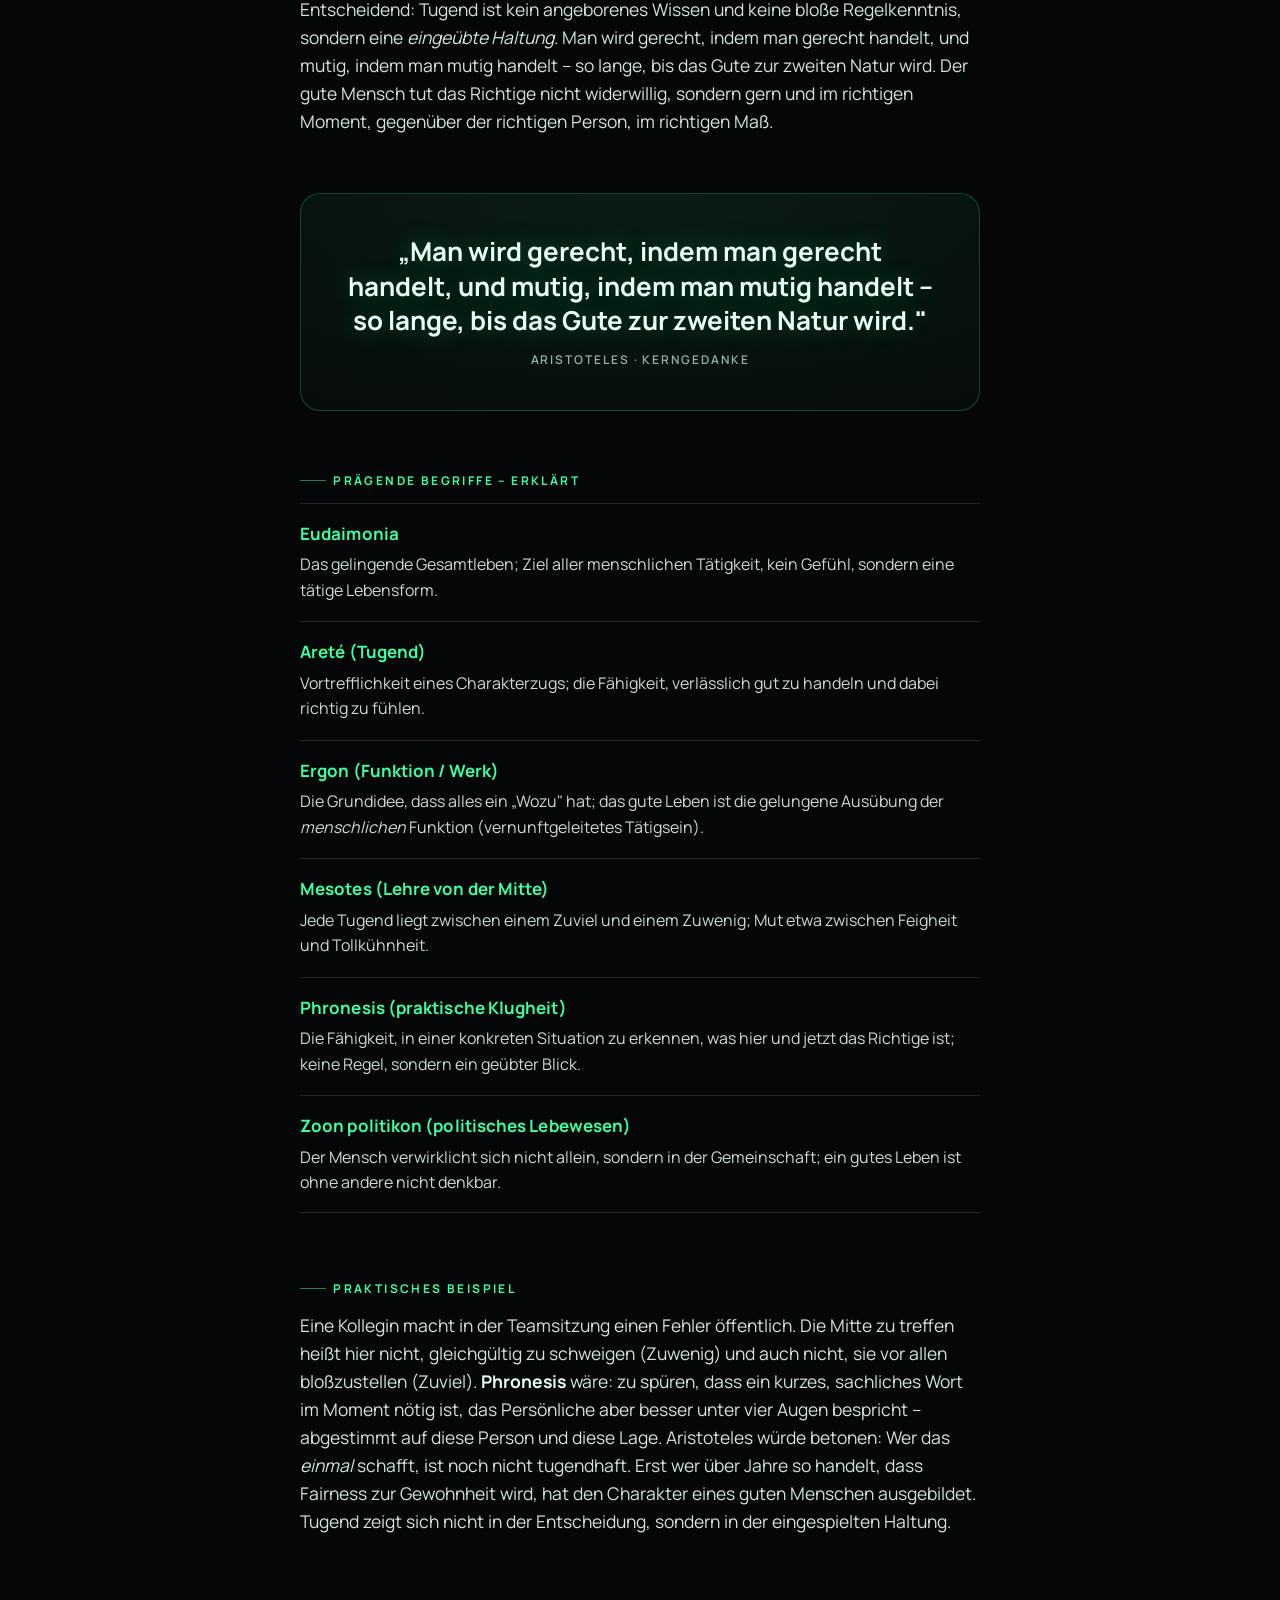
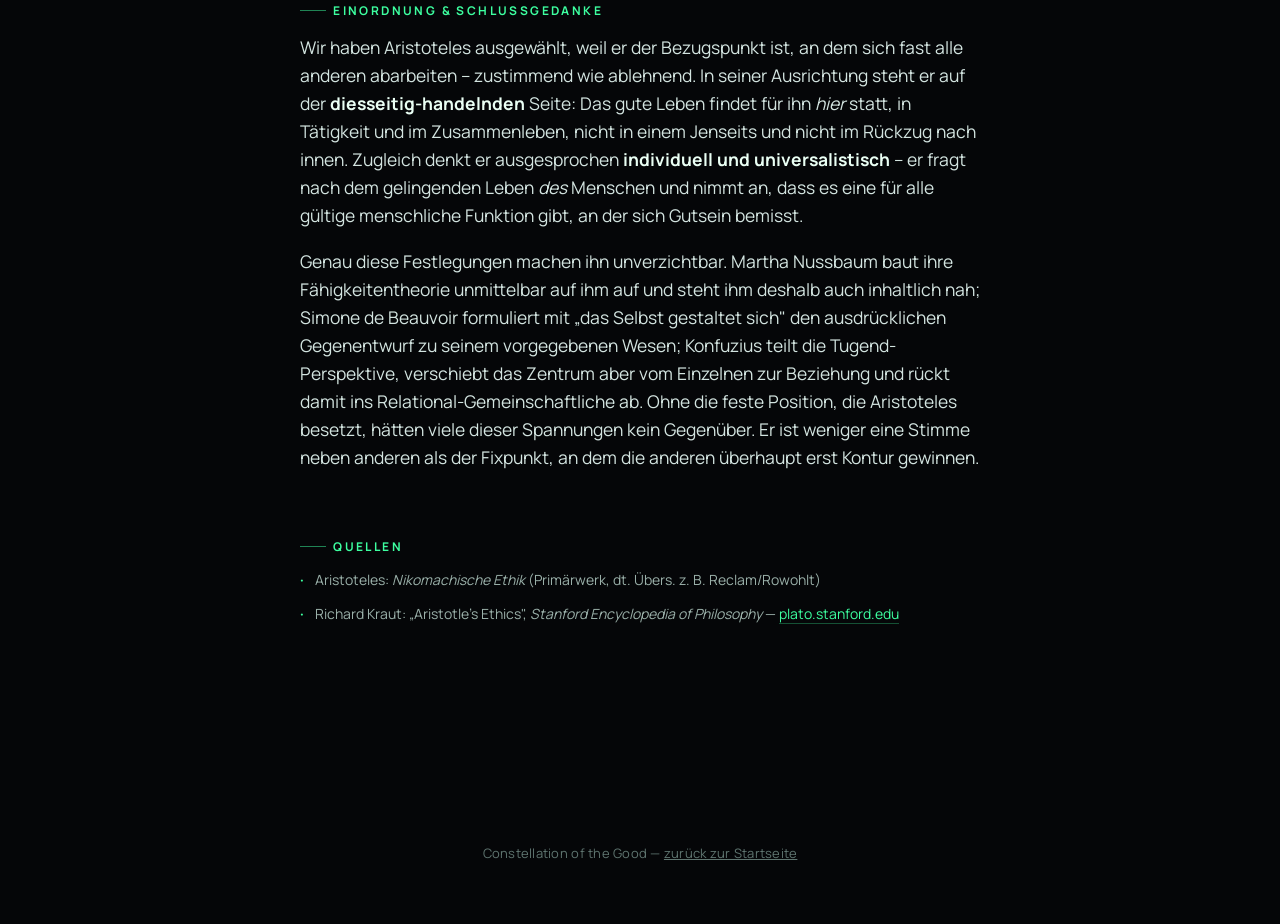
<file: profiles/aristoteles.html>
<!doctype html>
<html lang="de">
<head>
<meta charset="utf-8">
<meta name="viewport" content="width=device-width, initial-scale=1">
<title>Aristoteles · Constellation of the Good</title>
<link rel="stylesheet" href="../style.css">
</head>
<body>
<div class="bg" aria-hidden="true"></div>

<header class="top">
  <a class="mark" href="../index.html">CONSTELLATION <b>OF THE GOOD</b></a>
  <a class="back" href="../index.html">← Zur Übersicht</a>
</header>

<main class="profile">
  <img class="portrait" alt="Skulpturaler Kopf von Aristoteles" src="../Assets/heads_web/Aristoteles.webp">

  <h1>Aristoteles</h1>
  <p class="subtitle">Aristoteles von Stagira</p>

  <div class="meta">
    <div><div class="k">Region</div><div class="v">Stagira / Athen (Antikes Griechenland)</div></div>
    <div><div class="k">Lebensdaten</div><div class="v">384–322 v. Chr.</div></div>
    <div><div class="k">Epoche</div><div class="v">Antike</div></div>
    <div><div class="k">Tradition</div><div class="v">Griechische Philosophie · Begründer der Tugendethik</div></div>
  </div>

  <section>
    <span class="eyebrow">Kurzbiografie</span>
    <p>Aristoteles wurde 384 v. Chr. im nordgriechischen Stagira geboren, studierte zwei Jahrzehnte an Platons Akademie in Athen und war später Lehrer Alexanders des Großen. Zurück in Athen gründete er seine eigene Schule, das Lykeion. Er schrieb über nahezu jedes Wissensgebiet seiner Zeit – von Biologie und Physik über Logik bis zur Ethik. Sein Werk <em>Nikomachische Ethik</em> ist bis heute der Gründungstext der abendländischen Tugendethik und die erste systematische Untersuchung der Frage, was ein gelingendes menschliches Leben ausmacht.</p>
  </section>

  <section>
    <span class="eyebrow">Was ist ein gutes Leben?</span>
    <p>Für Aristoteles ist das Ziel allen Handelns die <strong>eudaimonia</strong> – meist mit „Glück" übersetzt, gemeint ist aber eher ein <em>gelingendes, erfülltes Leben als Ganzes</em>, kein flüchtiges Gefühl. Ein gutes Leben ist kein Zustand, den man besitzt, sondern eine Tätigkeit: das dauerhafte, tätige Ausüben dessen, was den Menschen ausmacht. Und das Auszeichnende des Menschen ist für ihn die Vernunft. Ein gutes Leben ist deshalb ein Leben, in dem die Vernunft die eigenen Wünsche, Gefühle und Handlungen durchdringt und ordnet – über eine ganze Lebensspanne hinweg, nicht nur in einem guten Moment. Wichtig ist ihm dabei ein nüchterner Zusatz: Auch äußere Güter (Gesundheit, Freunde, ein Mindestmaß an Wohlstand) gehören dazu. Tugend allein macht nicht glücklich, wenn das Leben von Unglück zerschlagen wird.</p>
  </section>

  <section>
    <span class="eyebrow">Was ist ein guter Mensch?</span>
    <p>Ein guter Mensch ist bei Aristoteles jemand, der <strong>Tugenden (aretaí)</strong> ausgebildet hat – stabile Charakterhaltungen, die zwischen zwei Extremen die richtige Mitte treffen. Entscheidend: Tugend ist kein angeborenes Wissen und keine bloße Regelkenntnis, sondern eine <em>eingeübte Haltung</em>. Man wird gerecht, indem man gerecht handelt, und mutig, indem man mutig handelt – so lange, bis das Gute zur zweiten Natur wird. Der gute Mensch tut das Richtige nicht widerwillig, sondern gern und im richtigen Moment, gegenüber der richtigen Person, im richtigen Maß.</p>
  </section>

  <div class="kern">
    <div class="q">„Man wird gerecht, indem man gerecht handelt, und mutig, indem man mutig handelt – so lange, bis das Gute zur zweiten Natur wird."</div>
    <div class="src">Aristoteles · Kerngedanke</div>
  </div>

  <section>
    <span class="eyebrow">Prägende Begriffe – erklärt</span>
    <ul class="terms">
      <li><span class="t">Eudaimonia</span><span class="d">Das gelingende Gesamtleben; Ziel aller menschlichen Tätigkeit, kein Gefühl, sondern eine tätige Lebensform.</span></li>
      <li><span class="t">Areté (Tugend)</span><span class="d">Vortrefflichkeit eines Charakterzugs; die Fähigkeit, verlässlich gut zu handeln und dabei richtig zu fühlen.</span></li>
      <li><span class="t">Ergon (Funktion / Werk)</span><span class="d">Die Grundidee, dass alles ein „Wozu" hat; das gute Leben ist die gelungene Ausübung der <em>menschlichen</em> Funktion (vernunftgeleitetes Tätigsein).</span></li>
      <li><span class="t">Mesotes (Lehre von der Mitte)</span><span class="d">Jede Tugend liegt zwischen einem Zuviel und einem Zuwenig; Mut etwa zwischen Feigheit und Tollkühnheit.</span></li>
      <li><span class="t">Phronesis (praktische Klugheit)</span><span class="d">Die Fähigkeit, in einer konkreten Situation zu erkennen, was hier und jetzt das Richtige ist; keine Regel, sondern ein geübter Blick.</span></li>
      <li><span class="t">Zoon politikon (politisches Lebewesen)</span><span class="d">Der Mensch verwirklicht sich nicht allein, sondern in der Gemeinschaft; ein gutes Leben ist ohne andere nicht denkbar.</span></li>
    </ul>
  </section>

  <section>
    <span class="eyebrow">Praktisches Beispiel</span>
    <p>Eine Kollegin macht in der Teamsitzung einen Fehler öffentlich. Die Mitte zu treffen heißt hier nicht, gleichgültig zu schweigen (Zuwenig) und auch nicht, sie vor allen bloßzustellen (Zuviel). <strong>Phronesis</strong> wäre: zu spüren, dass ein kurzes, sachliches Wort im Moment nötig ist, das Persönliche aber besser unter vier Augen bespricht – abgestimmt auf diese Person und diese Lage. Aristoteles würde betonen: Wer das <em>einmal</em> schafft, ist noch nicht tugendhaft. Erst wer über Jahre so handelt, dass Fairness zur Gewohnheit wird, hat den Charakter eines guten Menschen ausgebildet. Tugend zeigt sich nicht in der Entscheidung, sondern in der eingespielten Haltung.</p>
  </section>

  <section>
    <span class="eyebrow">Einordnung &amp; Schlussgedanke</span>
    <p>Wir haben Aristoteles ausgewählt, weil er der Bezugspunkt ist, an dem sich fast alle anderen abarbeiten – zustimmend wie ablehnend. In seiner Ausrichtung steht er auf der <strong>diesseitig-handelnden</strong> Seite: Das gute Leben findet für ihn <em>hier</em> statt, in Tätigkeit und im Zusammenleben, nicht in einem Jenseits und nicht im Rückzug nach innen. Zugleich denkt er ausgesprochen <strong>individuell und universalistisch</strong> – er fragt nach dem gelingenden Leben <em>des</em> Menschen und nimmt an, dass es eine für alle gültige menschliche Funktion gibt, an der sich Gutsein bemisst.</p>
    <p>Genau diese Festlegungen machen ihn unverzichtbar. Martha Nussbaum baut ihre Fähigkeitentheorie unmittelbar auf ihm auf und steht ihm deshalb auch inhaltlich nah; Simone de Beauvoir formuliert mit „das Selbst gestaltet sich" den ausdrücklichen Gegenentwurf zu seinem vorgegebenen Wesen; Konfuzius teilt die Tugend-Perspektive, verschiebt das Zentrum aber vom Einzelnen zur Beziehung und rückt damit ins Relational-Gemeinschaftliche ab. Ohne die feste Position, die Aristoteles besetzt, hätten viele dieser Spannungen kein Gegenüber. Er ist weniger eine Stimme neben anderen als der Fixpunkt, an dem die anderen überhaupt erst Kontur gewinnen.</p>
  </section>

  <section>
    <span class="eyebrow">Quellen</span>
    <ul class="sources">
      <li>Aristoteles: <em>Nikomachische Ethik</em> (Primärwerk, dt. Übers. z. B. Reclam/Rowohlt)</li>
      <li>Richard Kraut: „Aristotle's Ethics", <em>Stanford Encyclopedia of Philosophy</em> — <a href="https://plato.stanford.edu/entries/aristotle-ethics/" target="_blank" rel="noopener">plato.stanford.edu</a></li>
    </ul>
  </section>
</main>

<footer class="foot">
  <p>Constellation of the Good — <a href="../index.html" style="color:inherit">zurück zur Startseite</a></p>
</footer>
</body>
</html>
</file>
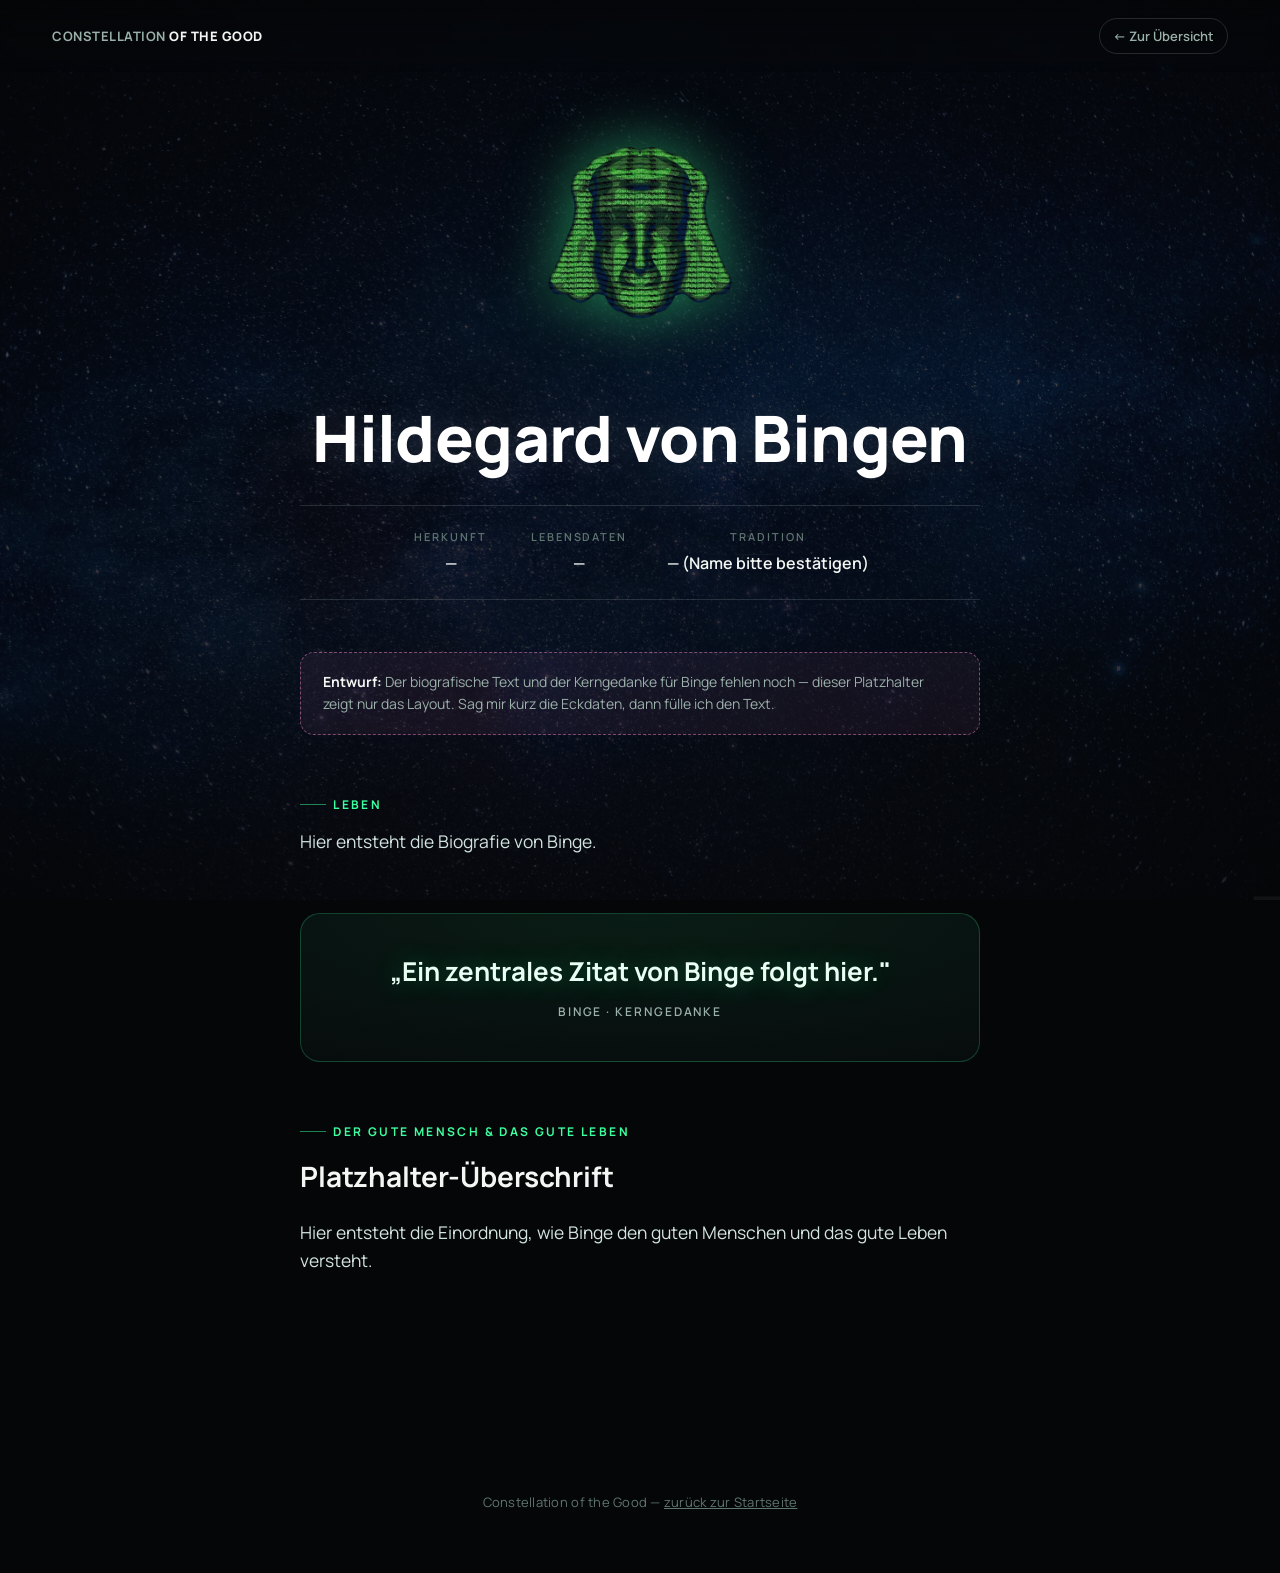
<file: profiles/binge.html>
<!doctype html>
<html lang="de">
<head>
<meta charset="utf-8">
<meta name="viewport" content="width=device-width, initial-scale=1">
<title>Hildegard von Bingen · Constellation of the Good</title>
<link rel="stylesheet" href="../style.css">
</head>
<body>
<div class="bg" aria-hidden="true"></div>

<header class="top">
  <a class="mark" href="../index.html">CONSTELLATION <b>OF THE GOOD</b></a>
  <a class="back" href="../index.html">← Zur Übersicht</a>
</header>

<main class="profile">
  <img class="portrait" alt="Kopf von Hildegard von Bingen" src="../Assets/heads_web/Binge.webp">

  <h1>Hildegard von Bingen</h1>

  <div class="meta">
    <div><div class="k">Herkunft</div><div class="v">—</div></div>
    <div><div class="k">Lebensdaten</div><div class="v">—</div></div>
    <div><div class="k">Tradition</div><div class="v">— (Name bitte bestätigen)</div></div>
  </div>

  <div class="placeholder-note"><b>Entwurf:</b> Der biografische Text und der Kerngedanke für Binge fehlen noch — dieser Platzhalter zeigt nur das Layout. Sag mir kurz die Eckdaten, dann fülle ich den Text.</div>

  <section>
    <span class="eyebrow">Leben</span>
    <p>Hier entsteht die Biografie von Binge.</p>
  </section>

  <div class="kern">
    <div class="q">„Ein zentrales Zitat von Binge folgt hier."</div>
    <div class="src">Binge · Kerngedanke</div>
  </div>

  <section>
    <span class="eyebrow">Der gute Mensch &amp; das gute Leben</span>
    <h2>Platzhalter-Überschrift</h2>
    <p>Hier entsteht die Einordnung, wie Binge den guten Menschen und das gute Leben versteht.</p>
  </section>
</main>

<footer class="foot">
  <p>Constellation of the Good — <a href="../index.html" style="color:inherit">zurück zur Startseite</a></p>
</footer>
</body>
</html>
</file>
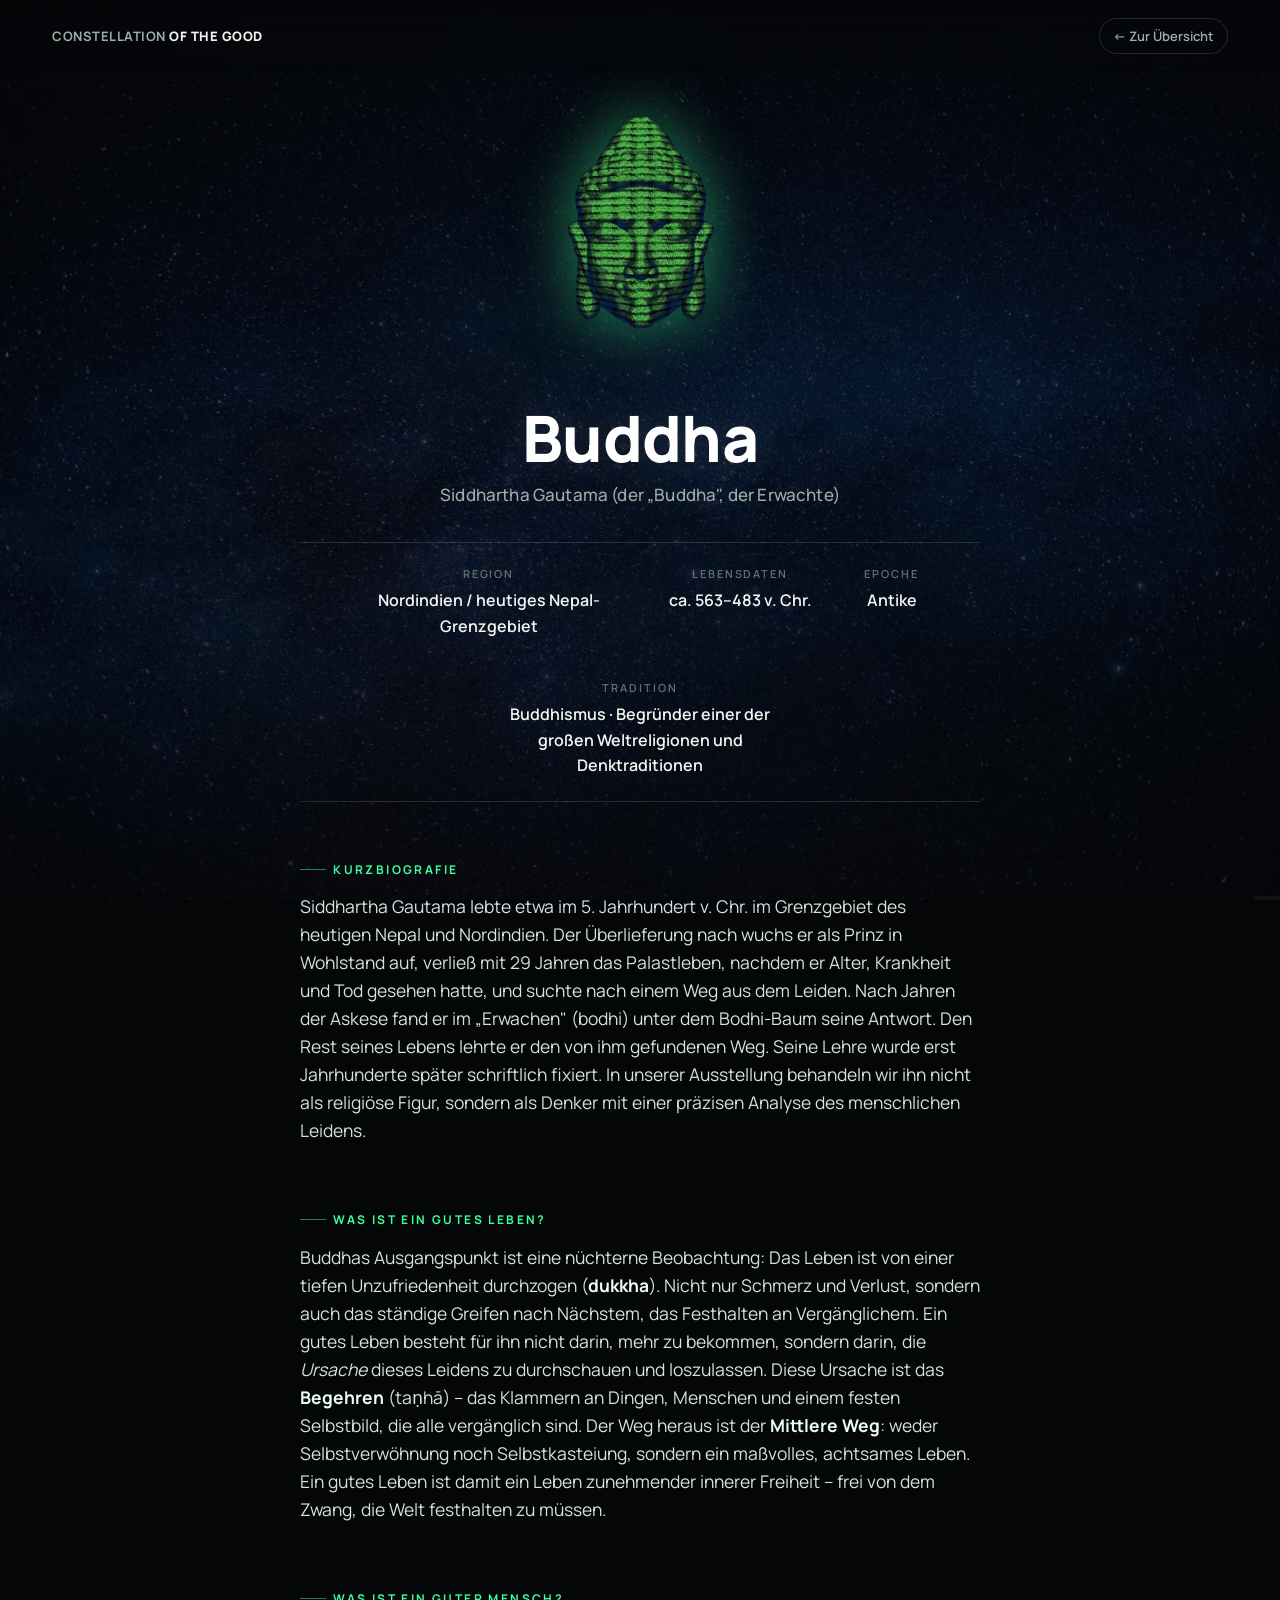
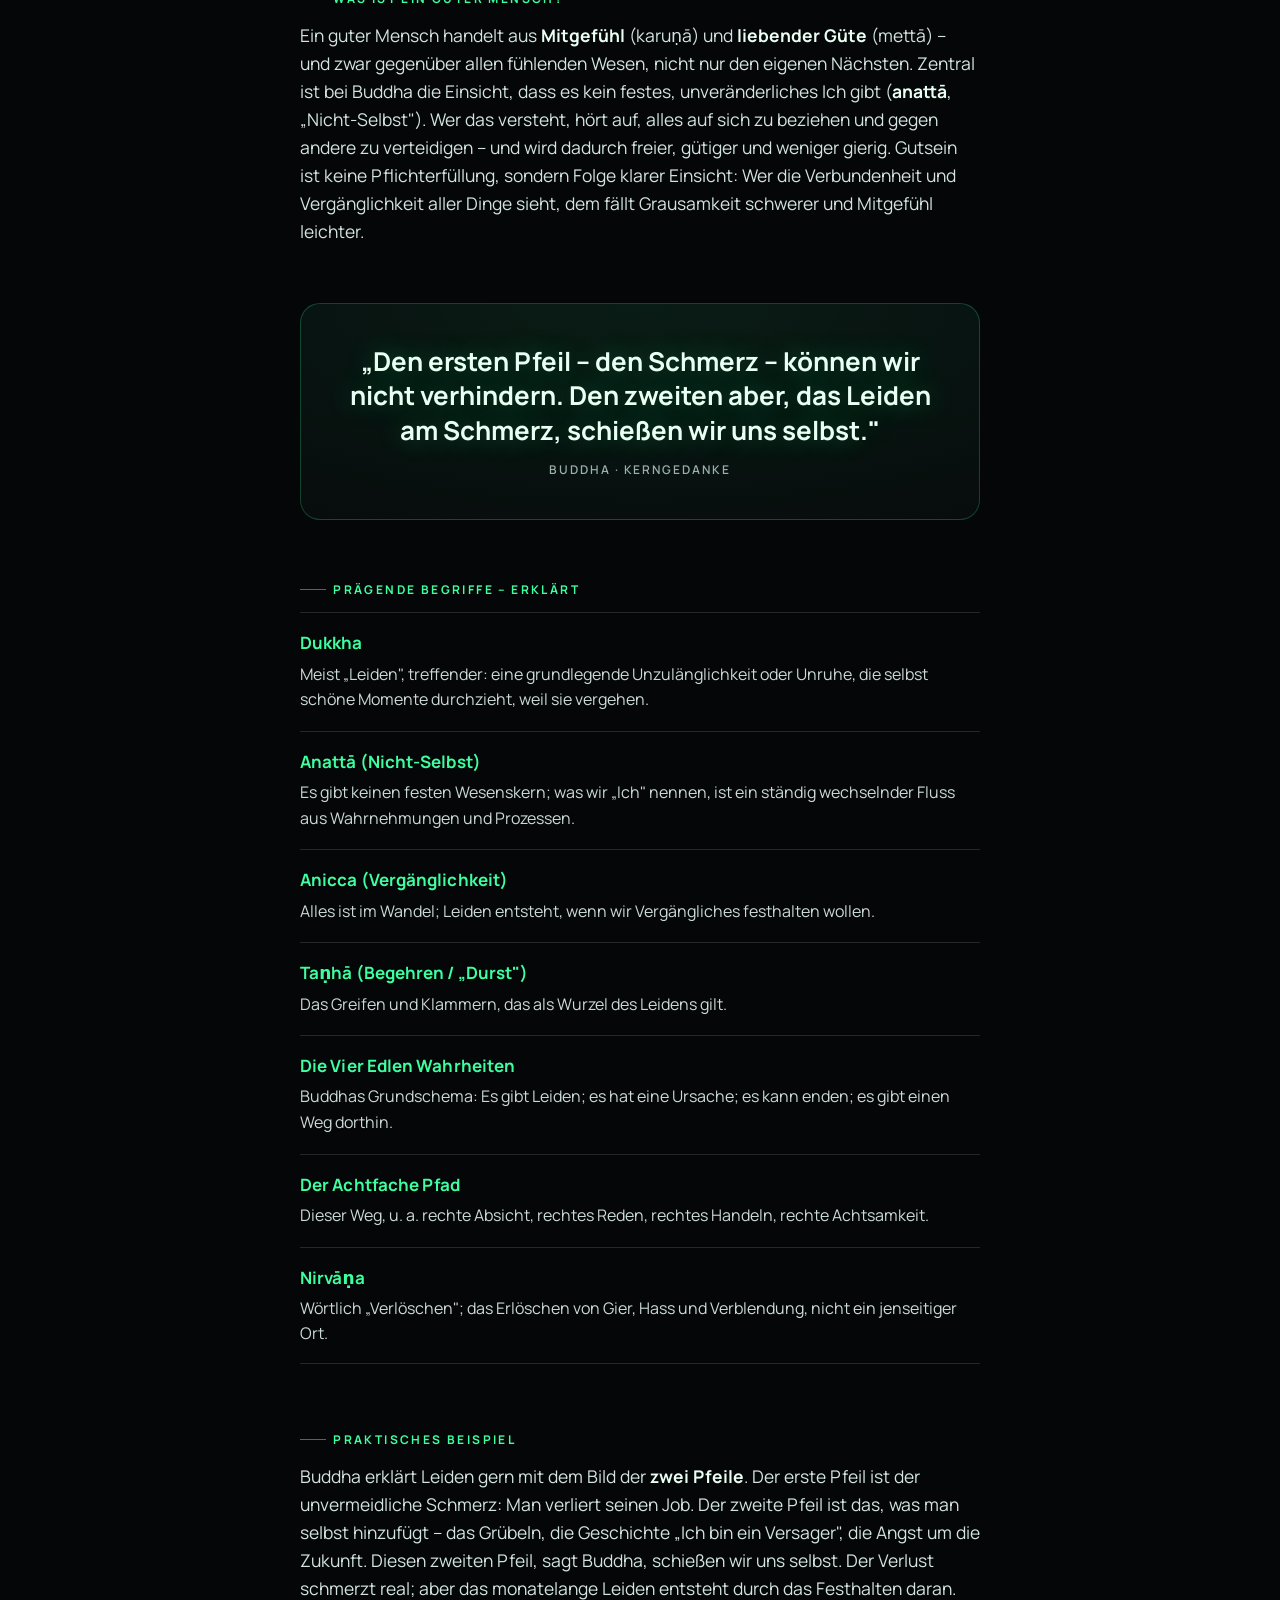
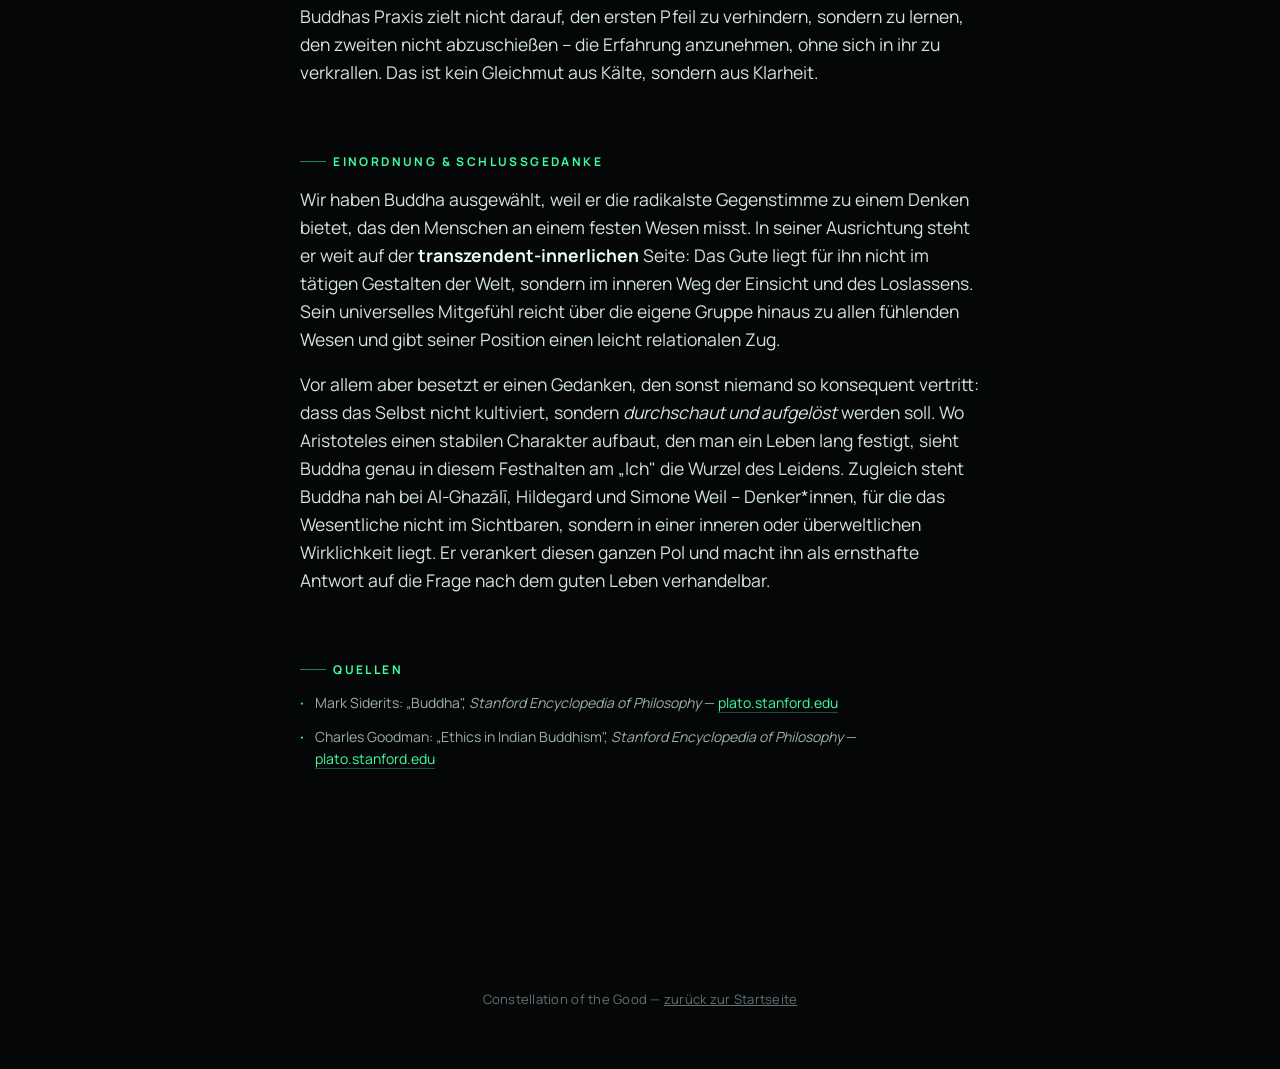
<file: profiles/buddha.html>
<!doctype html>
<html lang="de">
<head>
<meta charset="utf-8">
<meta name="viewport" content="width=device-width, initial-scale=1">
<title>Buddha · Constellation of the Good</title>
<link rel="stylesheet" href="../style.css">
</head>
<body>
<div class="bg" aria-hidden="true"></div>

<header class="top">
  <a class="mark" href="../index.html">CONSTELLATION <b>OF THE GOOD</b></a>
  <a class="back" href="../index.html">← Zur Übersicht</a>
</header>

<main class="profile">
  <img class="portrait" alt="Skulpturaler Kopf von Buddha" src="../Assets/heads_web/Buddha.webp">

  <h1>Buddha</h1>
  <p class="subtitle">Siddhartha Gautama (der „Buddha", der Erwachte)</p>

  <div class="meta">
    <div><div class="k">Region</div><div class="v">Nordindien / heutiges Nepal-Grenzgebiet</div></div>
    <div><div class="k">Lebensdaten</div><div class="v">ca. 563–483 v. Chr.</div></div>
    <div><div class="k">Epoche</div><div class="v">Antike</div></div>
    <div><div class="k">Tradition</div><div class="v">Buddhismus · Begründer einer der großen Weltreligionen und Denktraditionen</div></div>
  </div>

  <section>
    <span class="eyebrow">Kurzbiografie</span>
    <p>Siddhartha Gautama lebte etwa im 5. Jahrhundert v. Chr. im Grenzgebiet des heutigen Nepal und Nordindien. Der Überlieferung nach wuchs er als Prinz in Wohlstand auf, verließ mit 29 Jahren das Palastleben, nachdem er Alter, Krankheit und Tod gesehen hatte, und suchte nach einem Weg aus dem Leiden. Nach Jahren der Askese fand er im „Erwachen" (bodhi) unter dem Bodhi-Baum seine Antwort. Den Rest seines Lebens lehrte er den von ihm gefundenen Weg. Seine Lehre wurde erst Jahrhunderte später schriftlich fixiert. In unserer Ausstellung behandeln wir ihn nicht als religiöse Figur, sondern als Denker mit einer präzisen Analyse des menschlichen Leidens.</p>
  </section>

  <section>
    <span class="eyebrow">Was ist ein gutes Leben?</span>
    <p>Buddhas Ausgangspunkt ist eine nüchterne Beobachtung: Das Leben ist von einer tiefen Unzufriedenheit durchzogen (<strong>dukkha</strong>). Nicht nur Schmerz und Verlust, sondern auch das ständige Greifen nach Nächstem, das Festhalten an Vergänglichem. Ein gutes Leben besteht für ihn nicht darin, mehr zu bekommen, sondern darin, die <em>Ursache</em> dieses Leidens zu durchschauen und loszulassen. Diese Ursache ist das <strong>Begehren</strong> (taṇhā) – das Klammern an Dingen, Menschen und einem festen Selbstbild, die alle vergänglich sind. Der Weg heraus ist der <strong>Mittlere Weg</strong>: weder Selbstverwöhnung noch Selbstkasteiung, sondern ein maßvolles, achtsames Leben. Ein gutes Leben ist damit ein Leben zunehmender innerer Freiheit – frei von dem Zwang, die Welt festhalten zu müssen.</p>
  </section>

  <section>
    <span class="eyebrow">Was ist ein guter Mensch?</span>
    <p>Ein guter Mensch handelt aus <strong>Mitgefühl</strong> (karuṇā) und <strong>liebender Güte</strong> (mettā) – und zwar gegenüber allen fühlenden Wesen, nicht nur den eigenen Nächsten. Zentral ist bei Buddha die Einsicht, dass es kein festes, unveränderliches Ich gibt (<strong>anattā</strong>, „Nicht-Selbst"). Wer das versteht, hört auf, alles auf sich zu beziehen und gegen andere zu verteidigen – und wird dadurch freier, gütiger und weniger gierig. Gutsein ist keine Pflichterfüllung, sondern Folge klarer Einsicht: Wer die Verbundenheit und Vergänglichkeit aller Dinge sieht, dem fällt Grausamkeit schwerer und Mitgefühl leichter.</p>
  </section>

  <div class="kern">
    <div class="q">„Den ersten Pfeil – den Schmerz – können wir nicht verhindern. Den zweiten aber, das Leiden am Schmerz, schießen wir uns selbst."</div>
    <div class="src">Buddha · Kerngedanke</div>
  </div>

  <section>
    <span class="eyebrow">Prägende Begriffe – erklärt</span>
    <ul class="terms">
      <li><span class="t">Dukkha</span><span class="d">Meist „Leiden", treffender: eine grundlegende Unzulänglichkeit oder Unruhe, die selbst schöne Momente durchzieht, weil sie vergehen.</span></li>
      <li><span class="t">Anattā (Nicht-Selbst)</span><span class="d">Es gibt keinen festen Wesenskern; was wir „Ich" nennen, ist ein ständig wechselnder Fluss aus Wahrnehmungen und Prozessen.</span></li>
      <li><span class="t">Anicca (Vergänglichkeit)</span><span class="d">Alles ist im Wandel; Leiden entsteht, wenn wir Vergängliches festhalten wollen.</span></li>
      <li><span class="t">Taṇhā (Begehren / „Durst")</span><span class="d">Das Greifen und Klammern, das als Wurzel des Leidens gilt.</span></li>
      <li><span class="t">Die Vier Edlen Wahrheiten</span><span class="d">Buddhas Grundschema: Es gibt Leiden; es hat eine Ursache; es kann enden; es gibt einen Weg dorthin.</span></li>
      <li><span class="t">Der Achtfache Pfad</span><span class="d">Dieser Weg, u. a. rechte Absicht, rechtes Reden, rechtes Handeln, rechte Achtsamkeit.</span></li>
      <li><span class="t">Nirvāṇa</span><span class="d">Wörtlich „Verlöschen"; das Erlöschen von Gier, Hass und Verblendung, nicht ein jenseitiger Ort.</span></li>
    </ul>
  </section>

  <section>
    <span class="eyebrow">Praktisches Beispiel</span>
    <p>Buddha erklärt Leiden gern mit dem Bild der <strong>zwei Pfeile</strong>. Der erste Pfeil ist der unvermeidliche Schmerz: Man verliert seinen Job. Der zweite Pfeil ist das, was man selbst hinzufügt – das Grübeln, die Geschichte „Ich bin ein Versager", die Angst um die Zukunft. Diesen zweiten Pfeil, sagt Buddha, schießen wir uns selbst. Der Verlust schmerzt real; aber das monatelange Leiden entsteht durch das Festhalten daran. Buddhas Praxis zielt nicht darauf, den ersten Pfeil zu verhindern, sondern zu lernen, den zweiten nicht abzuschießen – die Erfahrung anzunehmen, ohne sich in ihr zu verkrallen. Das ist kein Gleichmut aus Kälte, sondern aus Klarheit.</p>
  </section>

  <section>
    <span class="eyebrow">Einordnung &amp; Schlussgedanke</span>
    <p>Wir haben Buddha ausgewählt, weil er die radikalste Gegenstimme zu einem Denken bietet, das den Menschen an einem festen Wesen misst. In seiner Ausrichtung steht er weit auf der <strong>transzendent-innerlichen</strong> Seite: Das Gute liegt für ihn nicht im tätigen Gestalten der Welt, sondern im inneren Weg der Einsicht und des Loslassens. Sein universelles Mitgefühl reicht über die eigene Gruppe hinaus zu allen fühlenden Wesen und gibt seiner Position einen leicht relationalen Zug.</p>
    <p>Vor allem aber besetzt er einen Gedanken, den sonst niemand so konsequent vertritt: dass das Selbst nicht kultiviert, sondern <em>durchschaut und aufgelöst</em> werden soll. Wo Aristoteles einen stabilen Charakter aufbaut, den man ein Leben lang festigt, sieht Buddha genau in diesem Festhalten am „Ich" die Wurzel des Leidens. Zugleich steht Buddha nah bei Al-Ghazālī, Hildegard und Simone Weil – Denker*innen, für die das Wesentliche nicht im Sichtbaren, sondern in einer inneren oder überweltlichen Wirklichkeit liegt. Er verankert diesen ganzen Pol und macht ihn als ernsthafte Antwort auf die Frage nach dem guten Leben verhandelbar.</p>
  </section>

  <section>
    <span class="eyebrow">Quellen</span>
    <ul class="sources">
      <li>Mark Siderits: „Buddha", <em>Stanford Encyclopedia of Philosophy</em> — <a href="https://plato.stanford.edu/entries/buddha/" target="_blank" rel="noopener">plato.stanford.edu</a></li>
      <li>Charles Goodman: „Ethics in Indian Buddhism", <em>Stanford Encyclopedia of Philosophy</em> — <a href="https://plato.stanford.edu/entries/ethics-indian-buddhism/" target="_blank" rel="noopener">plato.stanford.edu</a></li>
    </ul>
  </section>
</main>

<footer class="foot">
  <p>Constellation of the Good — <a href="../index.html" style="color:inherit">zurück zur Startseite</a></p>
</footer>
</body>
</html>
</file>
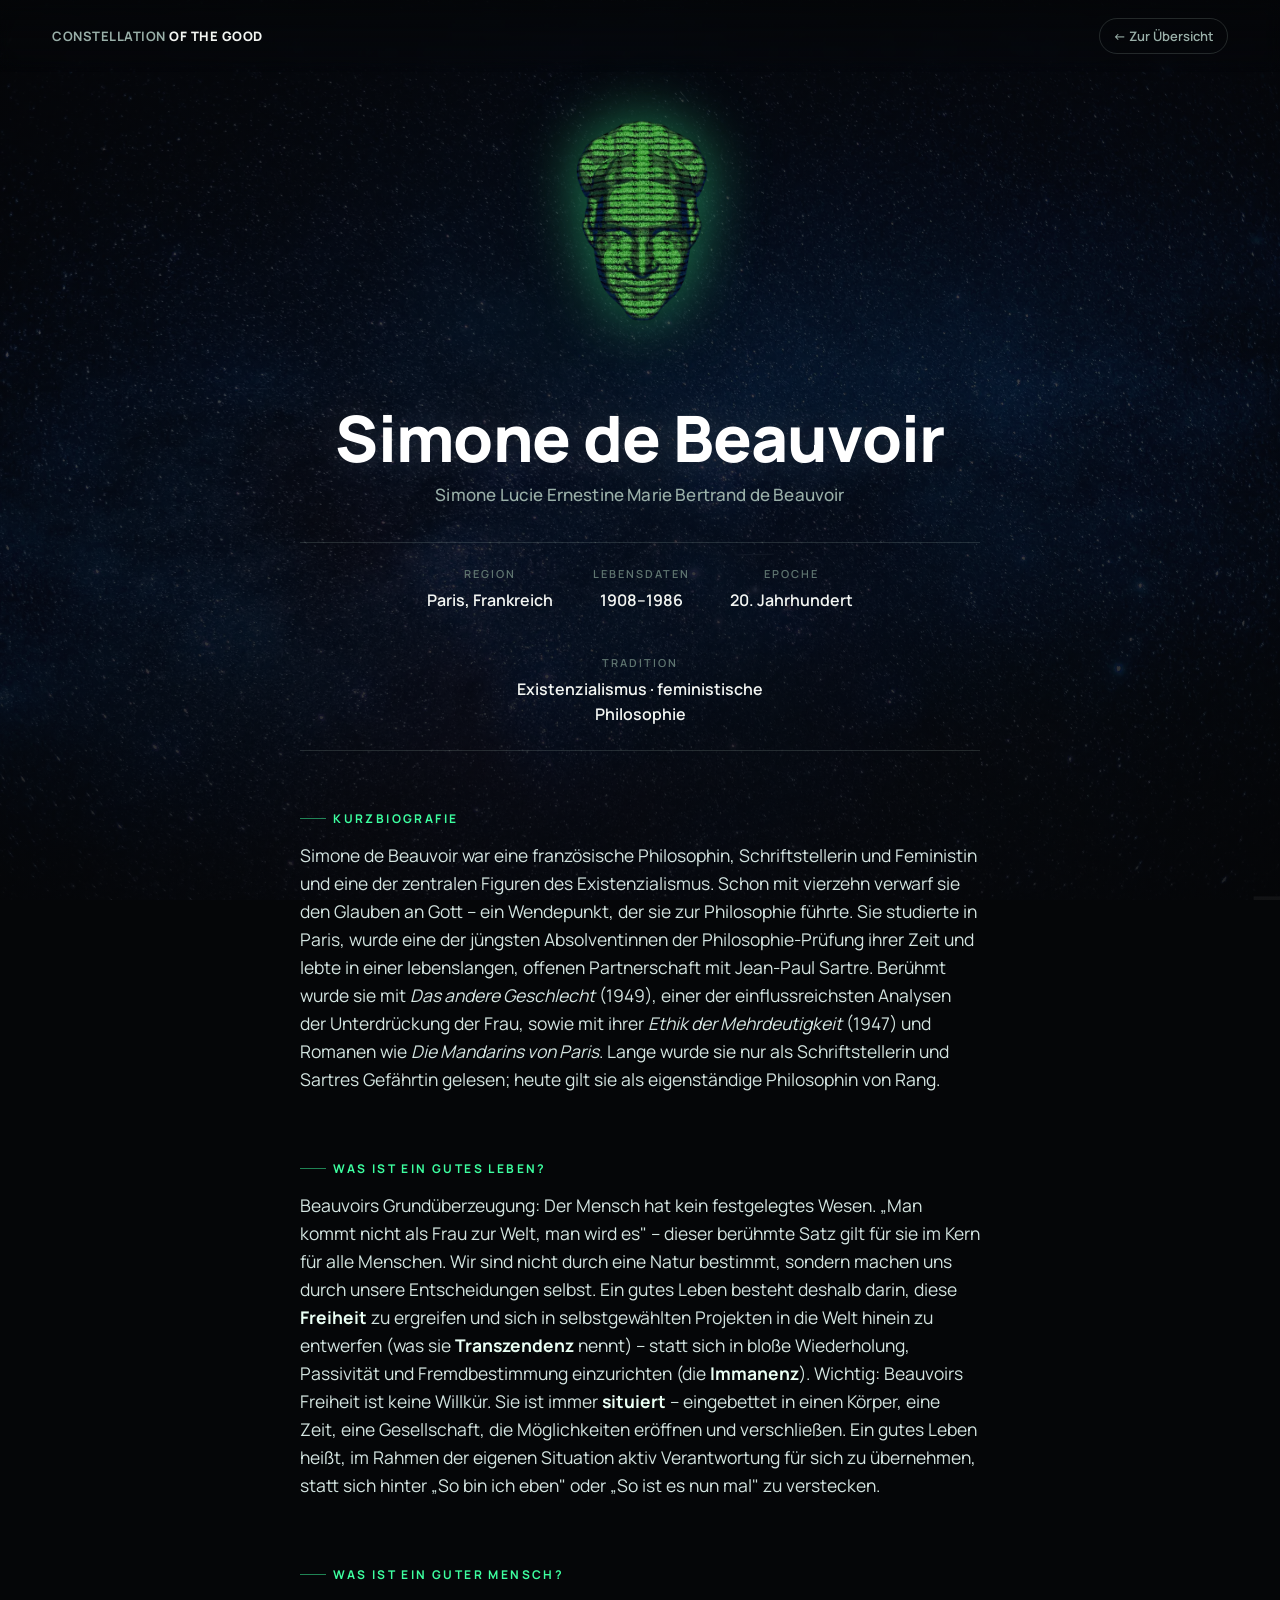
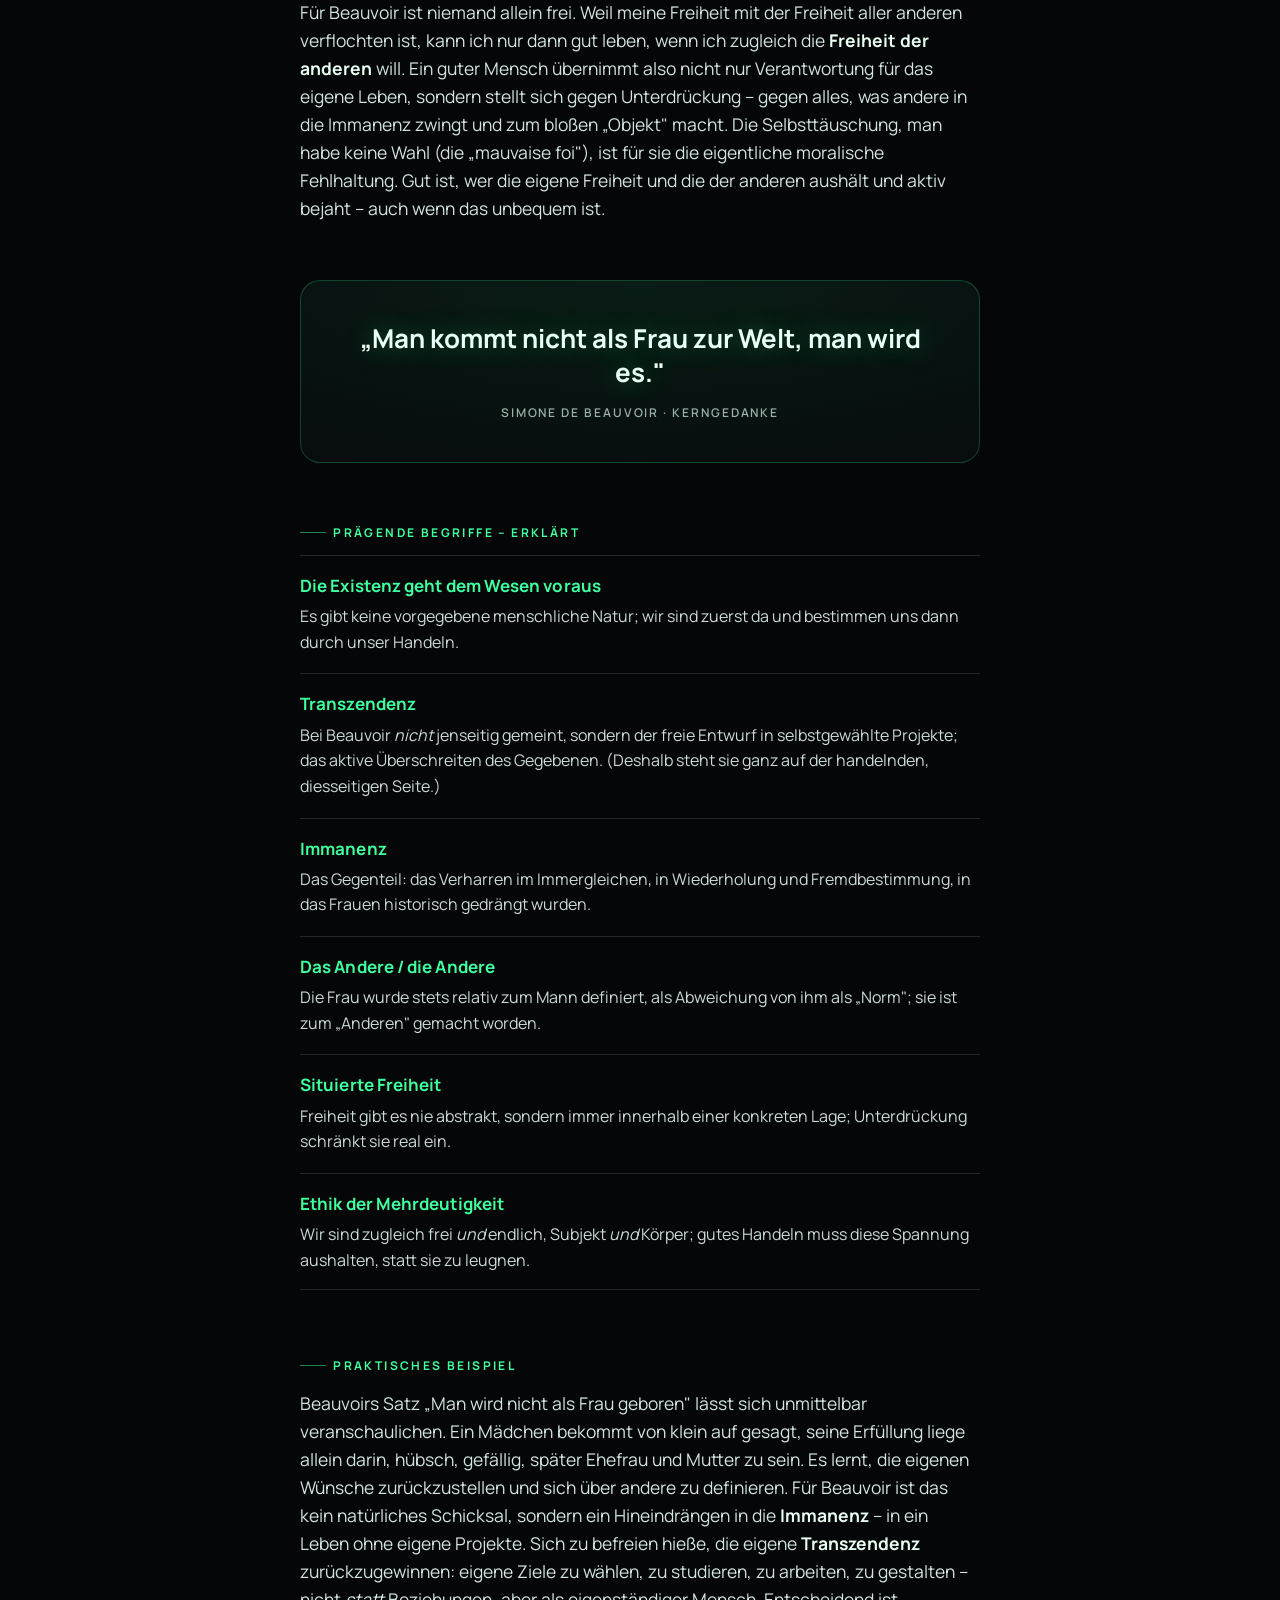
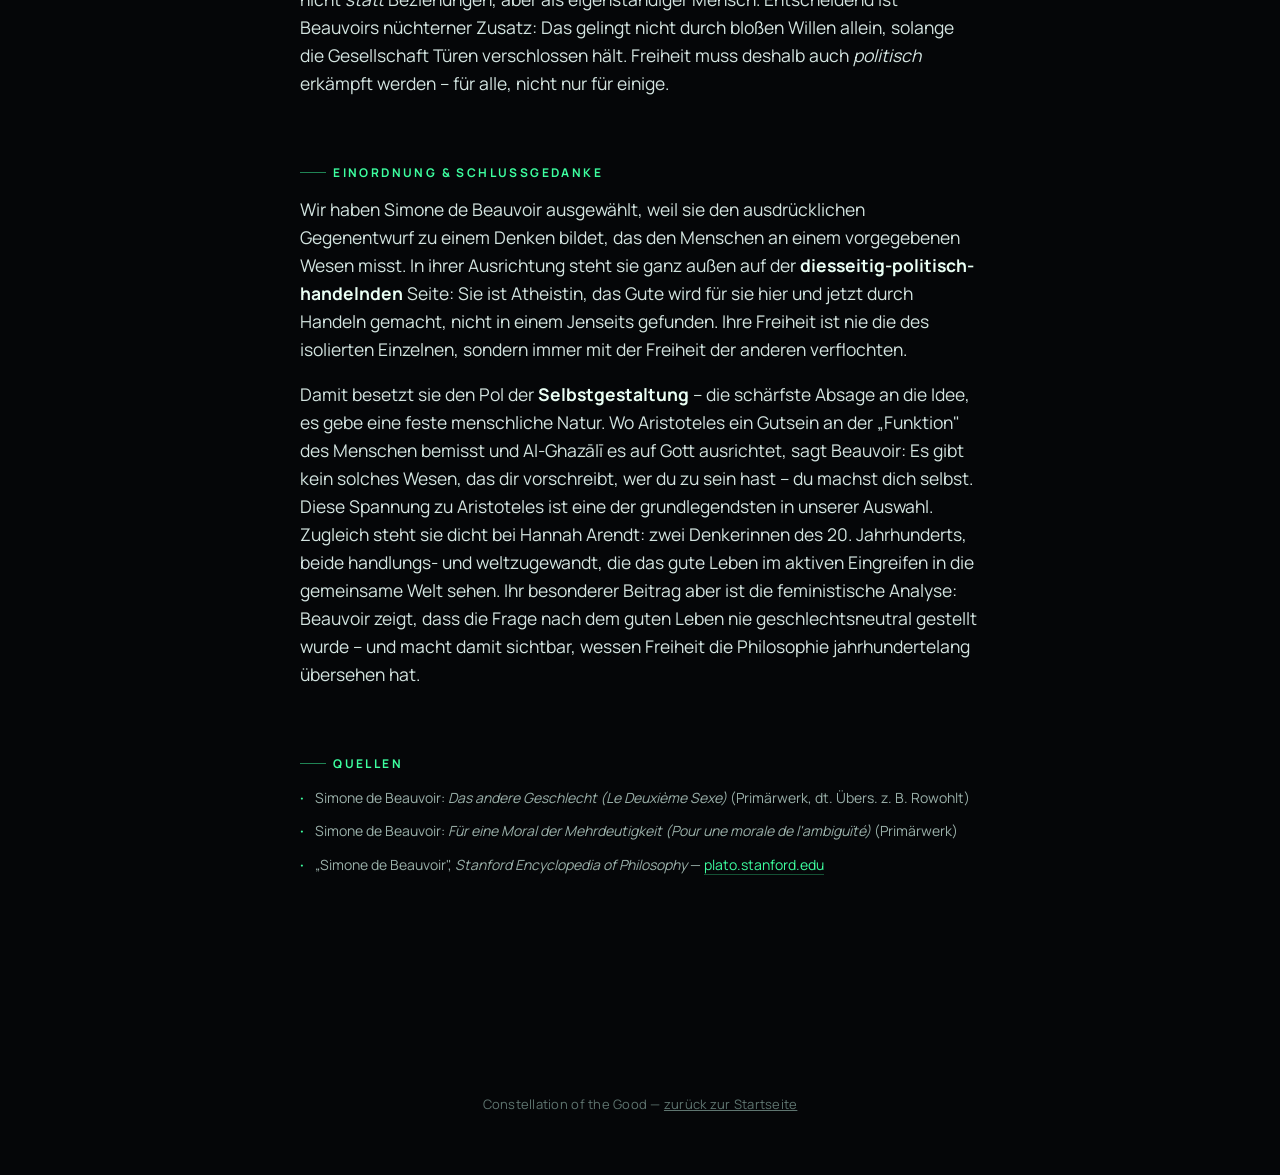
<file: profiles/de-beauvoir.html>
<!doctype html>
<html lang="de">
<head>
<meta charset="utf-8">
<meta name="viewport" content="width=device-width, initial-scale=1">
<title>Simone de Beauvoir · Constellation of the Good</title>
<link rel="stylesheet" href="../style.css">
</head>
<body>
<div class="bg" aria-hidden="true"></div>

<header class="top">
  <a class="mark" href="../index.html">CONSTELLATION <b>OF THE GOOD</b></a>
  <a class="back" href="../index.html">← Zur Übersicht</a>
</header>

<main class="profile">
  <img class="portrait" alt="Skulpturaler Kopf von Simone de Beauvoir" src="../Assets/heads_web/DeBeuvoir.webp">

  <h1>Simone de Beauvoir</h1>
  <p class="subtitle">Simone Lucie Ernestine Marie Bertrand de Beauvoir</p>

  <div class="meta">
    <div><div class="k">Region</div><div class="v">Paris, Frankreich</div></div>
    <div><div class="k">Lebensdaten</div><div class="v">1908–1986</div></div>
    <div><div class="k">Epoche</div><div class="v">20. Jahrhundert</div></div>
    <div><div class="k">Tradition</div><div class="v">Existenzialismus · feministische Philosophie</div></div>
  </div>

  <section>
    <span class="eyebrow">Kurzbiografie</span>
    <p>Simone de Beauvoir war eine französische Philosophin, Schriftstellerin und Feministin und eine der zentralen Figuren des Existenzialismus. Schon mit vierzehn verwarf sie den Glauben an Gott – ein Wendepunkt, der sie zur Philosophie führte. Sie studierte in Paris, wurde eine der jüngsten Absolventinnen der Philosophie-Prüfung ihrer Zeit und lebte in einer lebenslangen, offenen Partnerschaft mit Jean-Paul Sartre. Berühmt wurde sie mit <em>Das andere Geschlecht</em> (1949), einer der einflussreichsten Analysen der Unterdrückung der Frau, sowie mit ihrer <em>Ethik der Mehrdeutigkeit</em> (1947) und Romanen wie <em>Die Mandarins von Paris</em>. Lange wurde sie nur als Schriftstellerin und Sartres Gefährtin gelesen; heute gilt sie als eigenständige Philosophin von Rang.</p>
  </section>

  <section>
    <span class="eyebrow">Was ist ein gutes Leben?</span>
    <p>Beauvoirs Grundüberzeugung: Der Mensch hat kein festgelegtes Wesen. „Man kommt nicht als Frau zur Welt, man wird es" – dieser berühmte Satz gilt für sie im Kern für alle Menschen. Wir sind nicht durch eine Natur bestimmt, sondern machen uns durch unsere Entscheidungen selbst. Ein gutes Leben besteht deshalb darin, diese <strong>Freiheit</strong> zu ergreifen und sich in selbstgewählten Projekten in die Welt hinein zu entwerfen (was sie <strong>Transzendenz</strong> nennt) – statt sich in bloße Wiederholung, Passivität und Fremdbestimmung einzurichten (die <strong>Immanenz</strong>). Wichtig: Beauvoirs Freiheit ist keine Willkür. Sie ist immer <strong>situiert</strong> – eingebettet in einen Körper, eine Zeit, eine Gesellschaft, die Möglichkeiten eröffnen und verschließen. Ein gutes Leben heißt, im Rahmen der eigenen Situation aktiv Verantwortung für sich zu übernehmen, statt sich hinter „So bin ich eben" oder „So ist es nun mal" zu verstecken.</p>
  </section>

  <section>
    <span class="eyebrow">Was ist ein guter Mensch?</span>
    <p>Für Beauvoir ist niemand allein frei. Weil meine Freiheit mit der Freiheit aller anderen verflochten ist, kann ich nur dann gut leben, wenn ich zugleich die <strong>Freiheit der anderen</strong> will. Ein guter Mensch übernimmt also nicht nur Verantwortung für das eigene Leben, sondern stellt sich gegen Unterdrückung – gegen alles, was andere in die Immanenz zwingt und zum bloßen „Objekt" macht. Die Selbsttäuschung, man habe keine Wahl (die „mauvaise foi"), ist für sie die eigentliche moralische Fehlhaltung. Gut ist, wer die eigene Freiheit und die der anderen aushält und aktiv bejaht – auch wenn das unbequem ist.</p>
  </section>

  <div class="kern">
    <div class="q">„Man kommt nicht als Frau zur Welt, man wird es."</div>
    <div class="src">Simone de Beauvoir · Kerngedanke</div>
  </div>

  <section>
    <span class="eyebrow">Prägende Begriffe – erklärt</span>
    <ul class="terms">
      <li><span class="t">Die Existenz geht dem Wesen voraus</span><span class="d">Es gibt keine vorgegebene menschliche Natur; wir sind zuerst da und bestimmen uns dann durch unser Handeln.</span></li>
      <li><span class="t">Transzendenz</span><span class="d">Bei Beauvoir <em>nicht</em> jenseitig gemeint, sondern der freie Entwurf in selbstgewählte Projekte; das aktive Überschreiten des Gegebenen. (Deshalb steht sie ganz auf der handelnden, diesseitigen Seite.)</span></li>
      <li><span class="t">Immanenz</span><span class="d">Das Gegenteil: das Verharren im Immergleichen, in Wiederholung und Fremdbestimmung, in das Frauen historisch gedrängt wurden.</span></li>
      <li><span class="t">Das Andere / die Andere</span><span class="d">Die Frau wurde stets relativ zum Mann definiert, als Abweichung von ihm als „Norm"; sie ist zum „Anderen" gemacht worden.</span></li>
      <li><span class="t">Situierte Freiheit</span><span class="d">Freiheit gibt es nie abstrakt, sondern immer innerhalb einer konkreten Lage; Unterdrückung schränkt sie real ein.</span></li>
      <li><span class="t">Ethik der Mehrdeutigkeit</span><span class="d">Wir sind zugleich frei <em>und</em> endlich, Subjekt <em>und</em> Körper; gutes Handeln muss diese Spannung aushalten, statt sie zu leugnen.</span></li>
    </ul>
  </section>

  <section>
    <span class="eyebrow">Praktisches Beispiel</span>
    <p>Beauvoirs Satz „Man wird nicht als Frau geboren" lässt sich unmittelbar veranschaulichen. Ein Mädchen bekommt von klein auf gesagt, seine Erfüllung liege allein darin, hübsch, gefällig, später Ehefrau und Mutter zu sein. Es lernt, die eigenen Wünsche zurückzustellen und sich über andere zu definieren. Für Beauvoir ist das kein natürliches Schicksal, sondern ein Hineindrängen in die <strong>Immanenz</strong> – in ein Leben ohne eigene Projekte. Sich zu befreien hieße, die eigene <strong>Transzendenz</strong> zurückzugewinnen: eigene Ziele zu wählen, zu studieren, zu arbeiten, zu gestalten – nicht <em>statt</em> Beziehungen, aber als eigenständiger Mensch. Entscheidend ist Beauvoirs nüchterner Zusatz: Das gelingt nicht durch bloßen Willen allein, solange die Gesellschaft Türen verschlossen hält. Freiheit muss deshalb auch <em>politisch</em> erkämpft werden – für alle, nicht nur für einige.</p>
  </section>

  <section>
    <span class="eyebrow">Einordnung &amp; Schlussgedanke</span>
    <p>Wir haben Simone de Beauvoir ausgewählt, weil sie den ausdrücklichen Gegenentwurf zu einem Denken bildet, das den Menschen an einem vorgegebenen Wesen misst. In ihrer Ausrichtung steht sie ganz außen auf der <strong>diesseitig-politisch-handelnden</strong> Seite: Sie ist Atheistin, das Gute wird für sie hier und jetzt durch Handeln gemacht, nicht in einem Jenseits gefunden. Ihre Freiheit ist nie die des isolierten Einzelnen, sondern immer mit der Freiheit der anderen verflochten.</p>
    <p>Damit besetzt sie den Pol der <strong>Selbstgestaltung</strong> – die schärfste Absage an die Idee, es gebe eine feste menschliche Natur. Wo Aristoteles ein Gutsein an der „Funktion" des Menschen bemisst und Al-Ghazālī es auf Gott ausrichtet, sagt Beauvoir: Es gibt kein solches Wesen, das dir vorschreibt, wer du zu sein hast – du machst dich selbst. Diese Spannung zu Aristoteles ist eine der grundlegendsten in unserer Auswahl. Zugleich steht sie dicht bei Hannah Arendt: zwei Denkerinnen des 20. Jahrhunderts, beide handlungs- und weltzugewandt, die das gute Leben im aktiven Eingreifen in die gemeinsame Welt sehen. Ihr besonderer Beitrag aber ist die feministische Analyse: Beauvoir zeigt, dass die Frage nach dem guten Leben nie geschlechtsneutral gestellt wurde – und macht damit sichtbar, wessen Freiheit die Philosophie jahrhundertelang übersehen hat.</p>
  </section>

  <section>
    <span class="eyebrow">Quellen</span>
    <ul class="sources">
      <li>Simone de Beauvoir: <em>Das andere Geschlecht (Le Deuxième Sexe)</em> (Primärwerk, dt. Übers. z. B. Rowohlt)</li>
      <li>Simone de Beauvoir: <em>Für eine Moral der Mehrdeutigkeit (Pour une morale de l'ambiguïté)</em> (Primärwerk)</li>
      <li>„Simone de Beauvoir", <em>Stanford Encyclopedia of Philosophy</em> — <a href="https://plato.stanford.edu/entries/beauvoir/" target="_blank" rel="noopener">plato.stanford.edu</a></li>
    </ul>
  </section>
</main>

<footer class="foot">
  <p>Constellation of the Good — <a href="../index.html" style="color:inherit">zurück zur Startseite</a></p>
</footer>
</body>
</html>
</file>
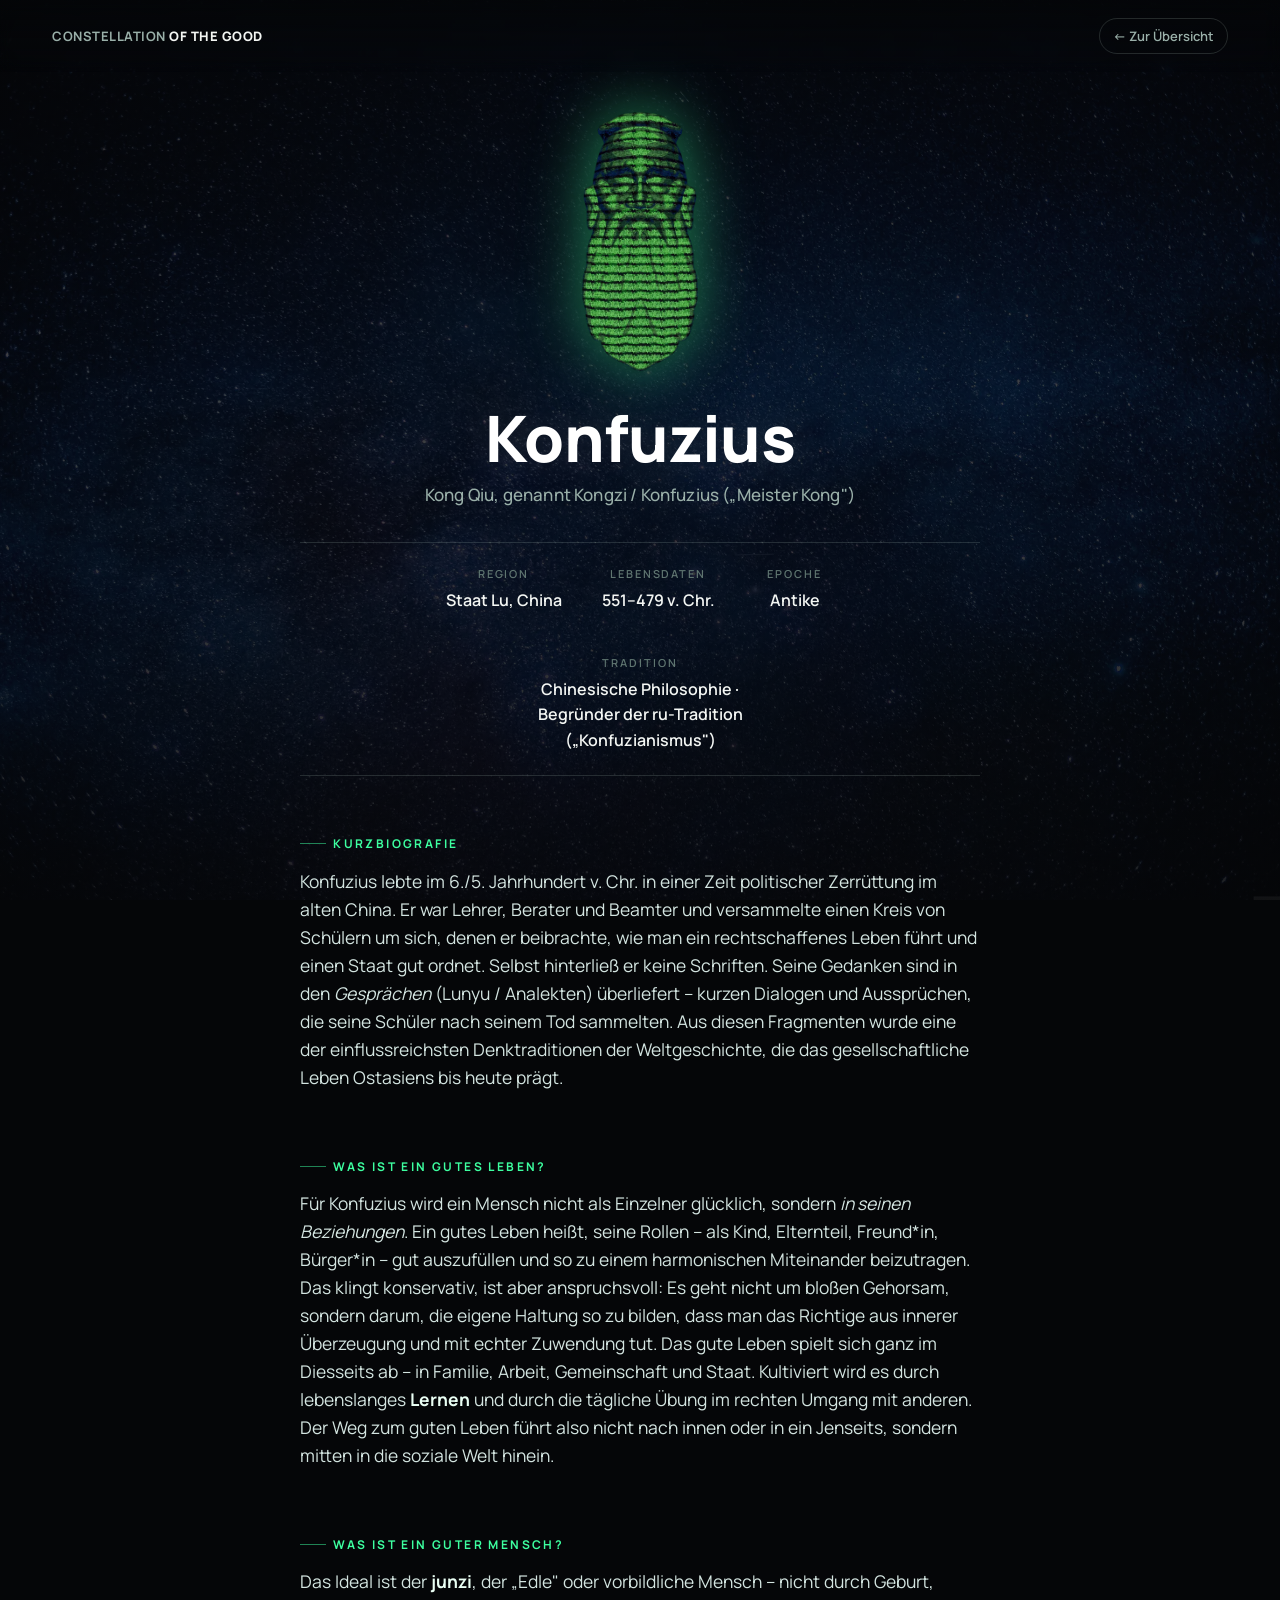
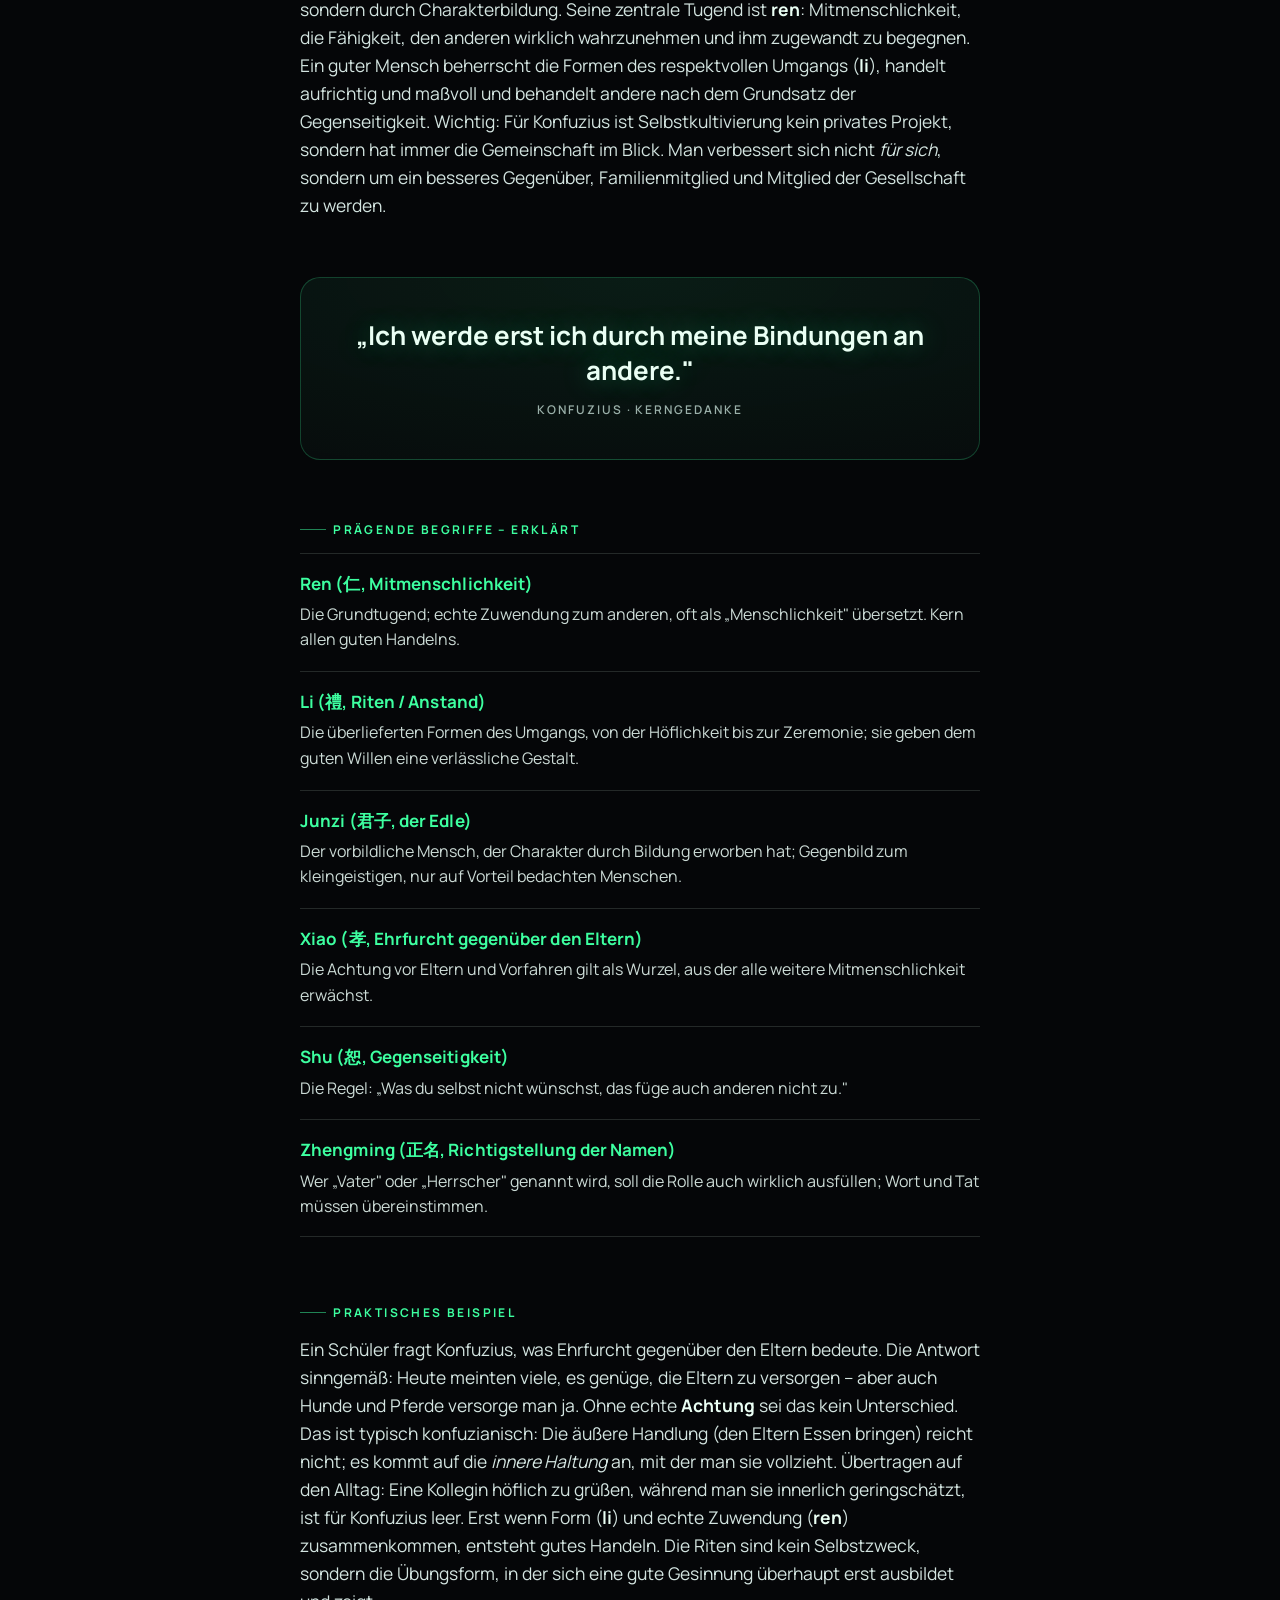
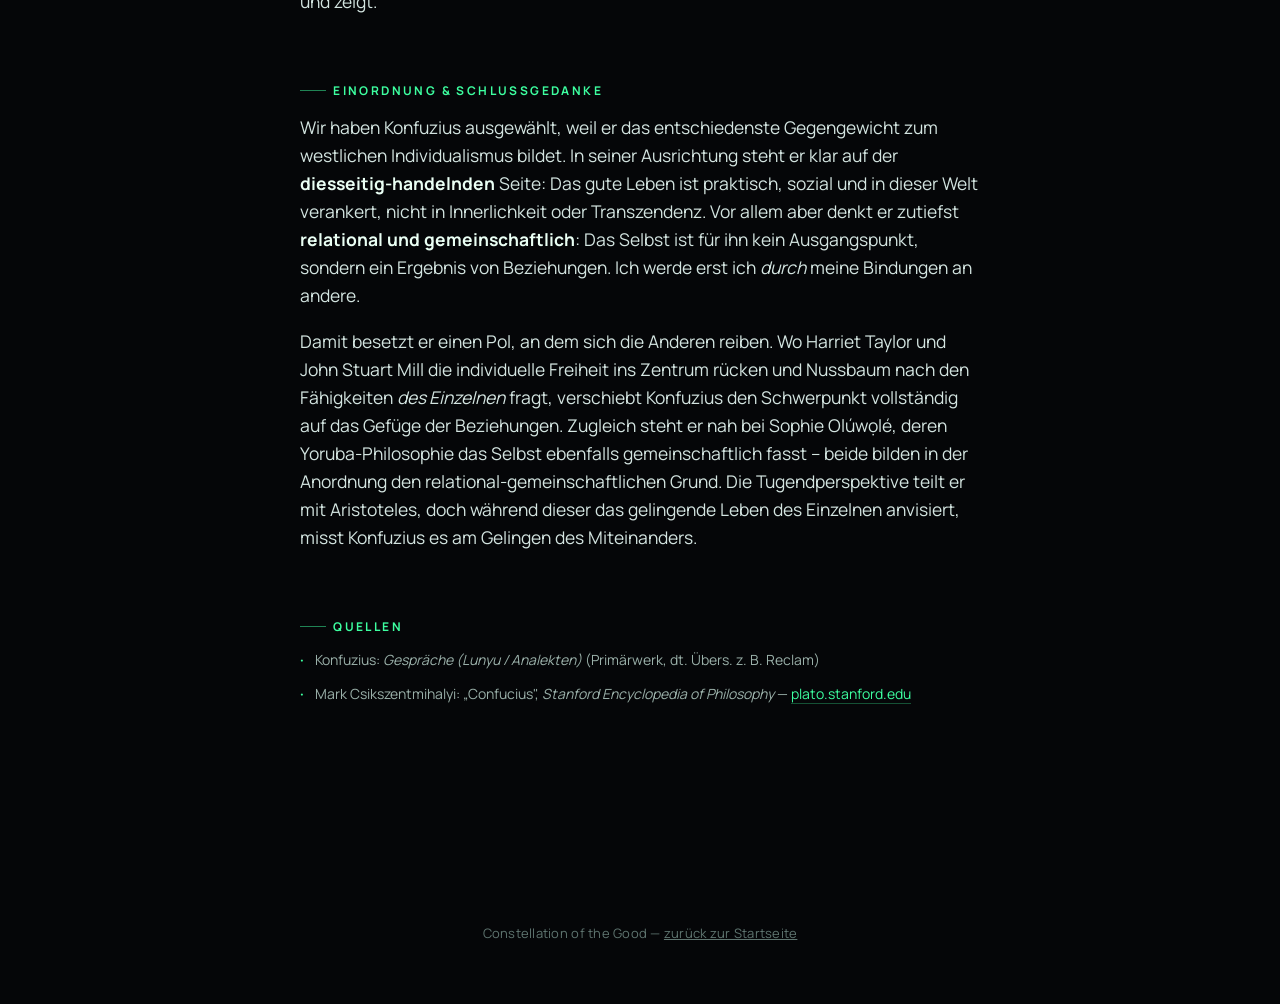
<file: profiles/konfuzius.html>
<!doctype html>
<html lang="de">
<head>
<meta charset="utf-8">
<meta name="viewport" content="width=device-width, initial-scale=1">
<title>Konfuzius · Constellation of the Good</title>
<link rel="stylesheet" href="../style.css">
</head>
<body>
<div class="bg" aria-hidden="true"></div>

<header class="top">
  <a class="mark" href="../index.html">CONSTELLATION <b>OF THE GOOD</b></a>
  <a class="back" href="../index.html">← Zur Übersicht</a>
</header>

<main class="profile">
  <img class="portrait" alt="Skulpturaler Kopf von Konfuzius" src="../Assets/heads_web/Konfuzius.webp">

  <h1>Konfuzius</h1>
  <p class="subtitle">Kong Qiu, genannt Kongzi / Konfuzius („Meister Kong")</p>

  <div class="meta">
    <div><div class="k">Region</div><div class="v">Staat Lu, China</div></div>
    <div><div class="k">Lebensdaten</div><div class="v">551–479 v. Chr.</div></div>
    <div><div class="k">Epoche</div><div class="v">Antike</div></div>
    <div><div class="k">Tradition</div><div class="v">Chinesische Philosophie · Begründer der ru-Tradition („Konfuzianismus")</div></div>
  </div>

  <section>
    <span class="eyebrow">Kurzbiografie</span>
    <p>Konfuzius lebte im 6./5. Jahrhundert v. Chr. in einer Zeit politischer Zerrüttung im alten China. Er war Lehrer, Berater und Beamter und versammelte einen Kreis von Schülern um sich, denen er beibrachte, wie man ein rechtschaffenes Leben führt und einen Staat gut ordnet. Selbst hinterließ er keine Schriften. Seine Gedanken sind in den <em>Gesprächen</em> (Lunyu / Analekten) überliefert – kurzen Dialogen und Aussprüchen, die seine Schüler nach seinem Tod sammelten. Aus diesen Fragmenten wurde eine der einflussreichsten Denktraditionen der Weltgeschichte, die das gesellschaftliche Leben Ostasiens bis heute prägt.</p>
  </section>

  <section>
    <span class="eyebrow">Was ist ein gutes Leben?</span>
    <p>Für Konfuzius wird ein Mensch nicht als Einzelner glücklich, sondern <em>in seinen Beziehungen</em>. Ein gutes Leben heißt, seine Rollen – als Kind, Elternteil, Freund*in, Bürger*in – gut auszufüllen und so zu einem harmonischen Miteinander beizutragen. Das klingt konservativ, ist aber anspruchsvoll: Es geht nicht um bloßen Gehorsam, sondern darum, die eigene Haltung so zu bilden, dass man das Richtige aus innerer Überzeugung und mit echter Zuwendung tut. Das gute Leben spielt sich ganz im Diesseits ab – in Familie, Arbeit, Gemeinschaft und Staat. Kultiviert wird es durch lebenslanges <strong>Lernen</strong> und durch die tägliche Übung im rechten Umgang mit anderen. Der Weg zum guten Leben führt also nicht nach innen oder in ein Jenseits, sondern mitten in die soziale Welt hinein.</p>
  </section>

  <section>
    <span class="eyebrow">Was ist ein guter Mensch?</span>
    <p>Das Ideal ist der <strong>junzi</strong>, der „Edle" oder vorbildliche Mensch – nicht durch Geburt, sondern durch Charakterbildung. Seine zentrale Tugend ist <strong>ren</strong>: Mitmenschlichkeit, die Fähigkeit, den anderen wirklich wahrzunehmen und ihm zugewandt zu begegnen. Ein guter Mensch beherrscht die Formen des respektvollen Umgangs (<strong>li</strong>), handelt aufrichtig und maßvoll und behandelt andere nach dem Grundsatz der Gegenseitigkeit. Wichtig: Für Konfuzius ist Selbstkultivierung kein privates Projekt, sondern hat immer die Gemeinschaft im Blick. Man verbessert sich nicht <em>für sich</em>, sondern um ein besseres Gegenüber, Familienmitglied und Mitglied der Gesellschaft zu werden.</p>
  </section>

  <div class="kern">
    <div class="q">„Ich werde erst ich durch meine Bindungen an andere."</div>
    <div class="src">Konfuzius · Kerngedanke</div>
  </div>

  <section>
    <span class="eyebrow">Prägende Begriffe – erklärt</span>
    <ul class="terms">
      <li><span class="t">Ren (仁, Mitmenschlichkeit)</span><span class="d">Die Grundtugend; echte Zuwendung zum anderen, oft als „Menschlichkeit" übersetzt. Kern allen guten Handelns.</span></li>
      <li><span class="t">Li (禮, Riten / Anstand)</span><span class="d">Die überlieferten Formen des Umgangs, von der Höflichkeit bis zur Zeremonie; sie geben dem guten Willen eine verlässliche Gestalt.</span></li>
      <li><span class="t">Junzi (君子, der Edle)</span><span class="d">Der vorbildliche Mensch, der Charakter durch Bildung erworben hat; Gegenbild zum kleingeistigen, nur auf Vorteil bedachten Menschen.</span></li>
      <li><span class="t">Xiao (孝, Ehrfurcht gegenüber den Eltern)</span><span class="d">Die Achtung vor Eltern und Vorfahren gilt als Wurzel, aus der alle weitere Mitmenschlichkeit erwächst.</span></li>
      <li><span class="t">Shu (恕, Gegenseitigkeit)</span><span class="d">Die Regel: „Was du selbst nicht wünschst, das füge auch anderen nicht zu."</span></li>
      <li><span class="t">Zhengming (正名, Richtigstellung der Namen)</span><span class="d">Wer „Vater" oder „Herrscher" genannt wird, soll die Rolle auch wirklich ausfüllen; Wort und Tat müssen übereinstimmen.</span></li>
    </ul>
  </section>

  <section>
    <span class="eyebrow">Praktisches Beispiel</span>
    <p>Ein Schüler fragt Konfuzius, was Ehrfurcht gegenüber den Eltern bedeute. Die Antwort sinngemäß: Heute meinten viele, es genüge, die Eltern zu versorgen – aber auch Hunde und Pferde versorge man ja. Ohne echte <strong>Achtung</strong> sei das kein Unterschied. Das ist typisch konfuzianisch: Die äußere Handlung (den Eltern Essen bringen) reicht nicht; es kommt auf die <em>innere Haltung</em> an, mit der man sie vollzieht. Übertragen auf den Alltag: Eine Kollegin höflich zu grüßen, während man sie innerlich geringschätzt, ist für Konfuzius leer. Erst wenn Form (<strong>li</strong>) und echte Zuwendung (<strong>ren</strong>) zusammenkommen, entsteht gutes Handeln. Die Riten sind kein Selbstzweck, sondern die Übungsform, in der sich eine gute Gesinnung überhaupt erst ausbildet und zeigt.</p>
  </section>

  <section>
    <span class="eyebrow">Einordnung &amp; Schlussgedanke</span>
    <p>Wir haben Konfuzius ausgewählt, weil er das entschiedenste Gegengewicht zum westlichen Individualismus bildet. In seiner Ausrichtung steht er klar auf der <strong>diesseitig-handelnden</strong> Seite: Das gute Leben ist praktisch, sozial und in dieser Welt verankert, nicht in Innerlichkeit oder Transzendenz. Vor allem aber denkt er zutiefst <strong>relational und gemeinschaftlich</strong>: Das Selbst ist für ihn kein Ausgangspunkt, sondern ein Ergebnis von Beziehungen. Ich werde erst ich <em>durch</em> meine Bindungen an andere.</p>
    <p>Damit besetzt er einen Pol, an dem sich die Anderen reiben. Wo Harriet Taylor und John Stuart Mill die individuelle Freiheit ins Zentrum rücken und Nussbaum nach den Fähigkeiten <em>des Einzelnen</em> fragt, verschiebt Konfuzius den Schwerpunkt vollständig auf das Gefüge der Beziehungen. Zugleich steht er nah bei Sophie Olúwọlé, deren Yoruba-Philosophie das Selbst ebenfalls gemeinschaftlich fasst – beide bilden in der Anordnung den relational-gemeinschaftlichen Grund. Die Tugendperspektive teilt er mit Aristoteles, doch während dieser das gelingende Leben des Einzelnen anvisiert, misst Konfuzius es am Gelingen des Miteinanders.</p>
  </section>

  <section>
    <span class="eyebrow">Quellen</span>
    <ul class="sources">
      <li>Konfuzius: <em>Gespräche (Lunyu / Analekten)</em> (Primärwerk, dt. Übers. z. B. Reclam)</li>
      <li>Mark Csikszentmihalyi: „Confucius", <em>Stanford Encyclopedia of Philosophy</em> — <a href="https://plato.stanford.edu/entries/confucius/" target="_blank" rel="noopener">plato.stanford.edu</a></li>
    </ul>
  </section>
</main>

<footer class="foot">
  <p>Constellation of the Good — <a href="../index.html" style="color:inherit">zurück zur Startseite</a></p>
</footer>
</body>
</html>
</file>
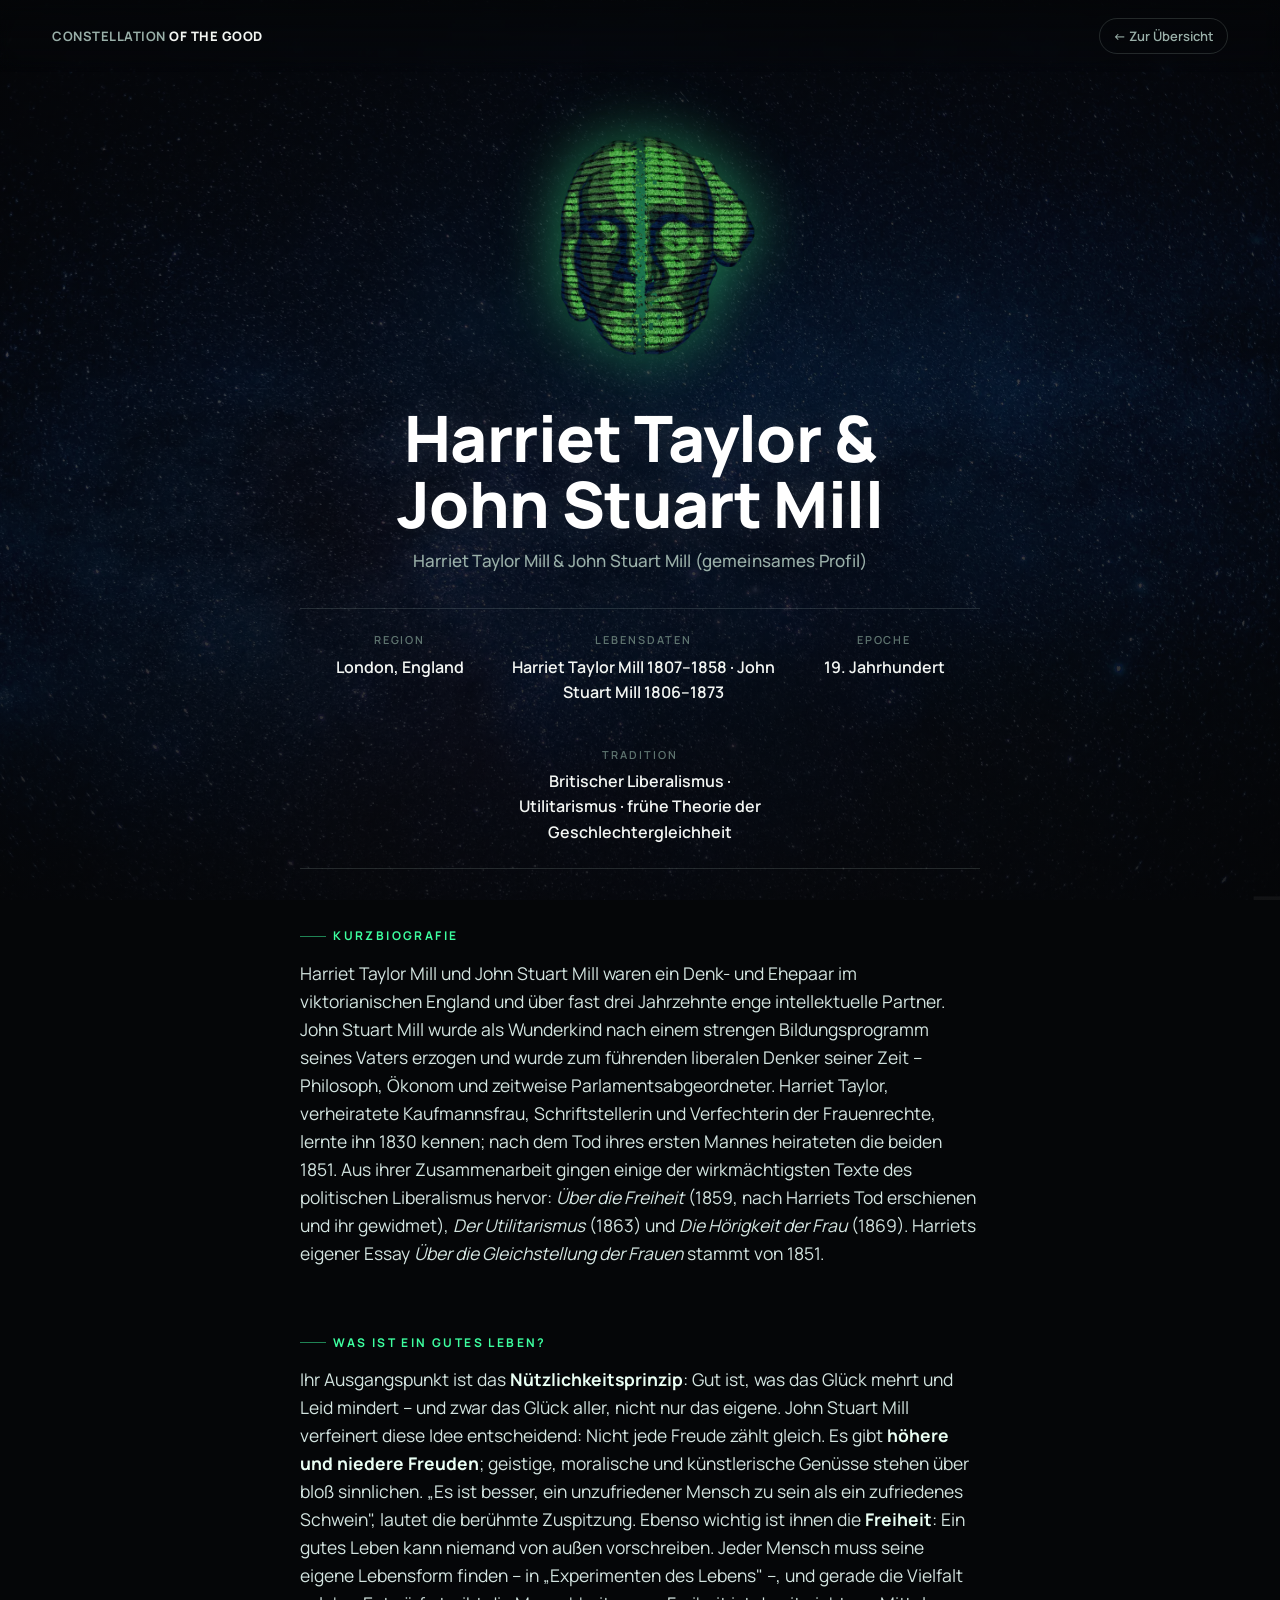
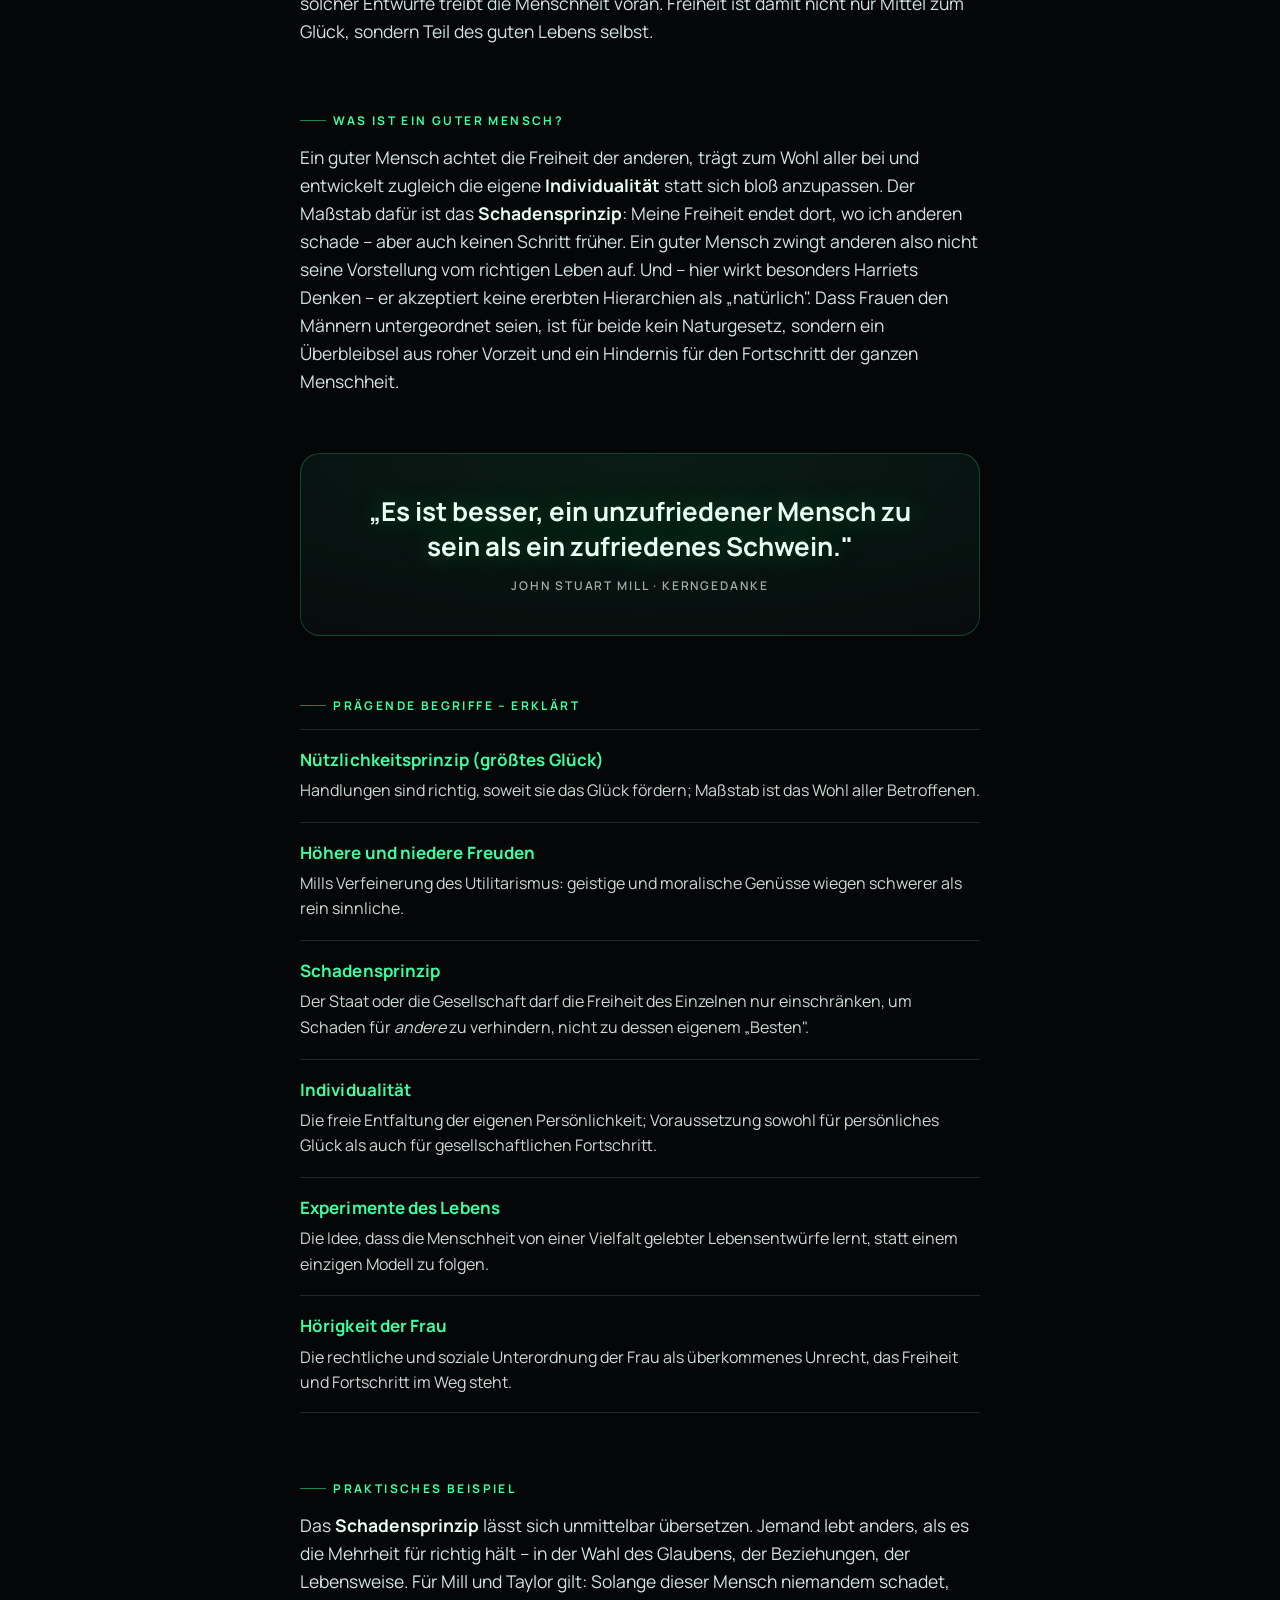
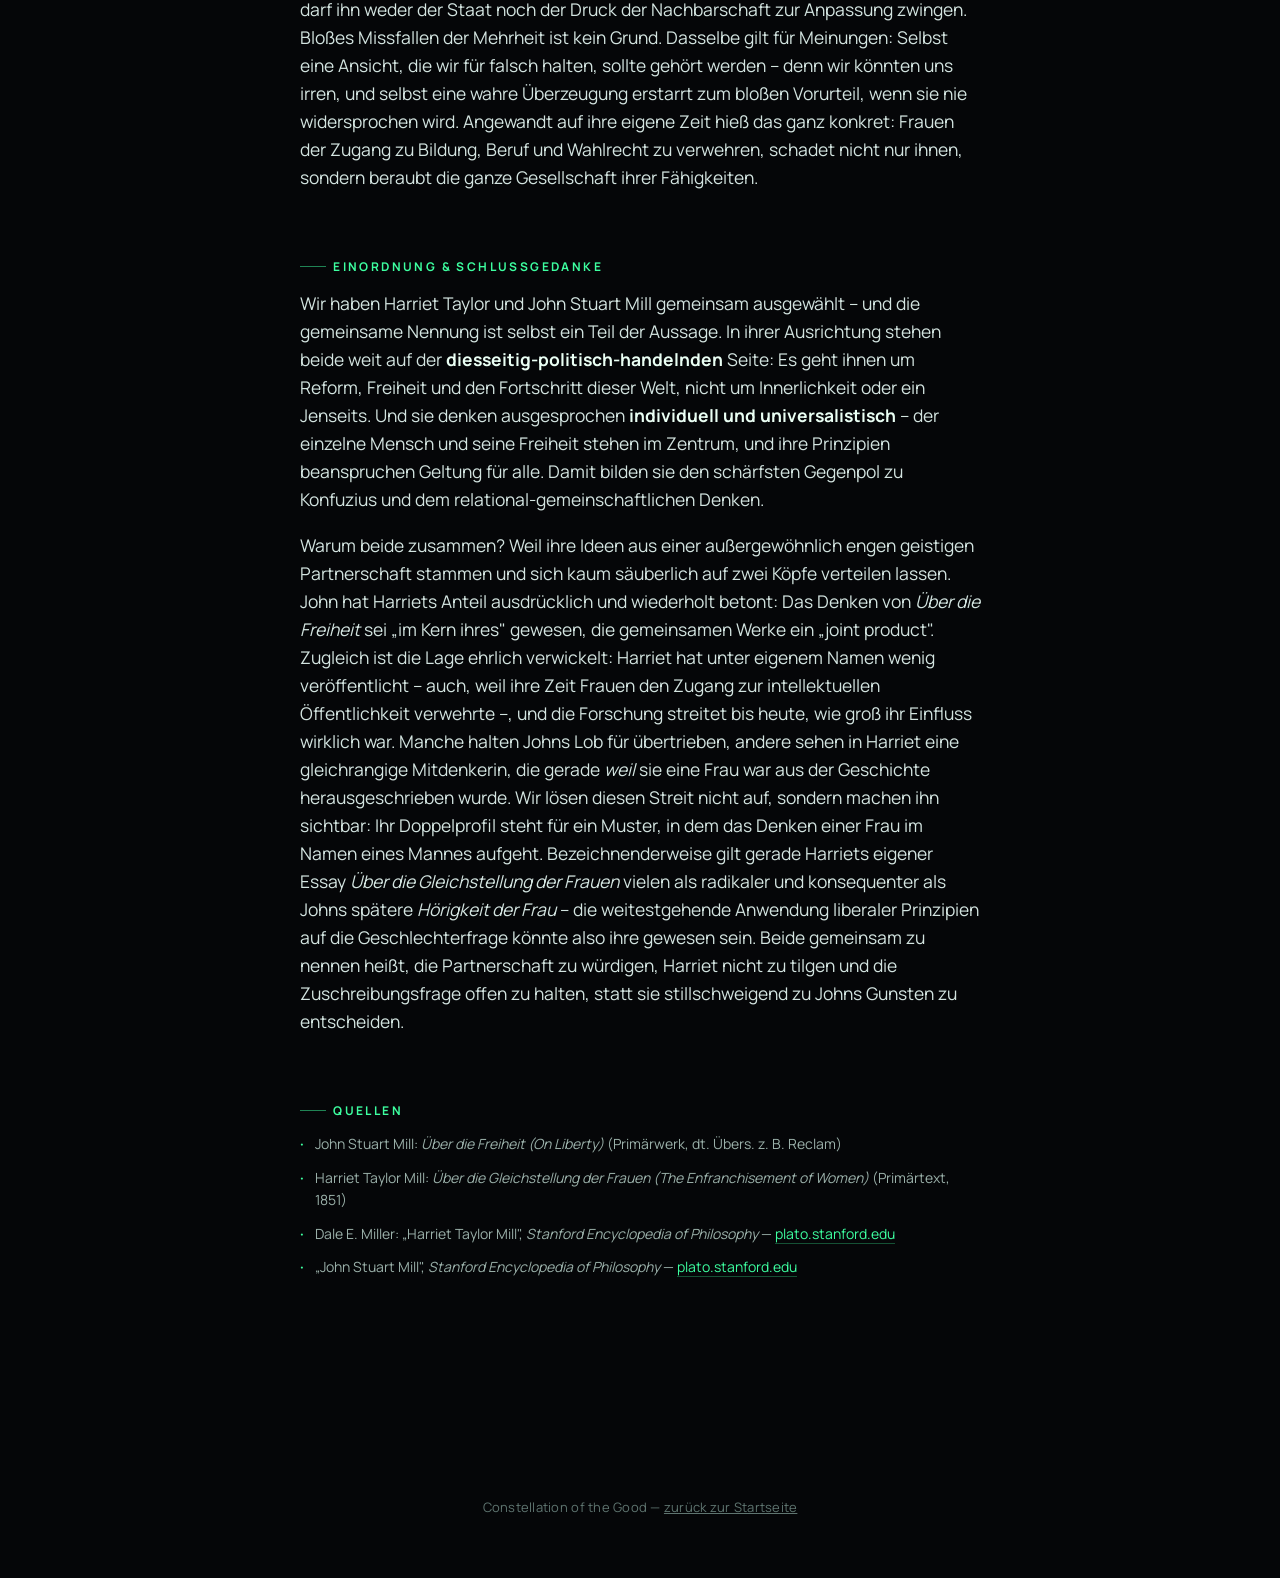
<file: profiles/mills.html>
<!doctype html>
<html lang="de">
<head>
<meta charset="utf-8">
<meta name="viewport" content="width=device-width, initial-scale=1">
<title>Harriet Taylor &amp; John Stuart Mill · Constellation of the Good</title>
<link rel="stylesheet" href="../style.css">
</head>
<body>
<div class="bg" aria-hidden="true"></div>

<header class="top">
  <a class="mark" href="../index.html">CONSTELLATION <b>OF THE GOOD</b></a>
  <a class="back" href="../index.html">← Zur Übersicht</a>
</header>

<main class="profile">
  <img class="portrait" alt="Skulpturaler Kopf von Harriet Taylor und John Stuart Mill" src="../Assets/heads_web/Mills.webp">

  <h1>Harriet Taylor &amp;<br>John Stuart Mill</h1>
  <p class="subtitle">Harriet Taylor Mill &amp; John Stuart Mill (gemeinsames Profil)</p>

  <div class="meta">
    <div><div class="k">Region</div><div class="v">London, England</div></div>
    <div><div class="k">Lebensdaten</div><div class="v">Harriet Taylor Mill 1807–1858 · John Stuart Mill 1806–1873</div></div>
    <div><div class="k">Epoche</div><div class="v">19. Jahrhundert</div></div>
    <div><div class="k">Tradition</div><div class="v">Britischer Liberalismus · Utilitarismus · frühe Theorie der Geschlechtergleichheit</div></div>
  </div>

  <section>
    <span class="eyebrow">Kurzbiografie</span>
    <p>Harriet Taylor Mill und John Stuart Mill waren ein Denk- und Ehepaar im viktorianischen England und über fast drei Jahrzehnte enge intellektuelle Partner. John Stuart Mill wurde als Wunderkind nach einem strengen Bildungsprogramm seines Vaters erzogen und wurde zum führenden liberalen Denker seiner Zeit – Philosoph, Ökonom und zeitweise Parlamentsabgeordneter. Harriet Taylor, verheiratete Kaufmannsfrau, Schriftstellerin und Verfechterin der Frauenrechte, lernte ihn 1830 kennen; nach dem Tod ihres ersten Mannes heirateten die beiden 1851. Aus ihrer Zusammenarbeit gingen einige der wirkmächtigsten Texte des politischen Liberalismus hervor: <em>Über die Freiheit</em> (1859, nach Harriets Tod erschienen und ihr gewidmet), <em>Der Utilitarismus</em> (1863) und <em>Die Hörigkeit der Frau</em> (1869). Harriets eigener Essay <em>Über die Gleichstellung der Frauen</em> stammt von 1851.</p>
  </section>

  <section>
    <span class="eyebrow">Was ist ein gutes Leben?</span>
    <p>Ihr Ausgangspunkt ist das <strong>Nützlichkeitsprinzip</strong>: Gut ist, was das Glück mehrt und Leid mindert – und zwar das Glück aller, nicht nur das eigene. John Stuart Mill verfeinert diese Idee entscheidend: Nicht jede Freude zählt gleich. Es gibt <strong>höhere und niedere Freuden</strong>; geistige, moralische und künstlerische Genüsse stehen über bloß sinnlichen. „Es ist besser, ein unzufriedener Mensch zu sein als ein zufriedenes Schwein", lautet die berühmte Zuspitzung. Ebenso wichtig ist ihnen die <strong>Freiheit</strong>: Ein gutes Leben kann niemand von außen vorschreiben. Jeder Mensch muss seine eigene Lebensform finden – in „Experimenten des Lebens" –, und gerade die Vielfalt solcher Entwürfe treibt die Menschheit voran. Freiheit ist damit nicht nur Mittel zum Glück, sondern Teil des guten Lebens selbst.</p>
  </section>

  <section>
    <span class="eyebrow">Was ist ein guter Mensch?</span>
    <p>Ein guter Mensch achtet die Freiheit der anderen, trägt zum Wohl aller bei und entwickelt zugleich die eigene <strong>Individualität</strong> statt sich bloß anzupassen. Der Maßstab dafür ist das <strong>Schadensprinzip</strong>: Meine Freiheit endet dort, wo ich anderen schade – aber auch keinen Schritt früher. Ein guter Mensch zwingt anderen also nicht seine Vorstellung vom richtigen Leben auf. Und – hier wirkt besonders Harriets Denken – er akzeptiert keine ererbten Hierarchien als „natürlich". Dass Frauen den Männern untergeordnet seien, ist für beide kein Naturgesetz, sondern ein Überbleibsel aus roher Vorzeit und ein Hindernis für den Fortschritt der ganzen Menschheit.</p>
  </section>

  <div class="kern">
    <div class="q">„Es ist besser, ein unzufriedener Mensch zu sein als ein zufriedenes Schwein."</div>
    <div class="src">John Stuart Mill · Kerngedanke</div>
  </div>

  <section>
    <span class="eyebrow">Prägende Begriffe – erklärt</span>
    <ul class="terms">
      <li><span class="t">Nützlichkeitsprinzip (größtes Glück)</span><span class="d">Handlungen sind richtig, soweit sie das Glück fördern; Maßstab ist das Wohl aller Betroffenen.</span></li>
      <li><span class="t">Höhere und niedere Freuden</span><span class="d">Mills Verfeinerung des Utilitarismus: geistige und moralische Genüsse wiegen schwerer als rein sinnliche.</span></li>
      <li><span class="t">Schadensprinzip</span><span class="d">Der Staat oder die Gesellschaft darf die Freiheit des Einzelnen nur einschränken, um Schaden für <em>andere</em> zu verhindern, nicht zu dessen eigenem „Besten".</span></li>
      <li><span class="t">Individualität</span><span class="d">Die freie Entfaltung der eigenen Persönlichkeit; Voraussetzung sowohl für persönliches Glück als auch für gesellschaftlichen Fortschritt.</span></li>
      <li><span class="t">Experimente des Lebens</span><span class="d">Die Idee, dass die Menschheit von einer Vielfalt gelebter Lebensentwürfe lernt, statt einem einzigen Modell zu folgen.</span></li>
      <li><span class="t">Hörigkeit der Frau</span><span class="d">Die rechtliche und soziale Unterordnung der Frau als überkommenes Unrecht, das Freiheit und Fortschritt im Weg steht.</span></li>
    </ul>
  </section>

  <section>
    <span class="eyebrow">Praktisches Beispiel</span>
    <p>Das <strong>Schadensprinzip</strong> lässt sich unmittelbar übersetzen. Jemand lebt anders, als es die Mehrheit für richtig hält – in der Wahl des Glaubens, der Beziehungen, der Lebensweise. Für Mill und Taylor gilt: Solange dieser Mensch niemandem schadet, darf ihn weder der Staat noch der Druck der Nachbarschaft zur Anpassung zwingen. Bloßes Missfallen der Mehrheit ist kein Grund. Dasselbe gilt für Meinungen: Selbst eine Ansicht, die wir für falsch halten, sollte gehört werden – denn wir könnten uns irren, und selbst eine wahre Überzeugung erstarrt zum bloßen Vorurteil, wenn sie nie widersprochen wird. Angewandt auf ihre eigene Zeit hieß das ganz konkret: Frauen der Zugang zu Bildung, Beruf und Wahlrecht zu verwehren, schadet nicht nur ihnen, sondern beraubt die ganze Gesellschaft ihrer Fähigkeiten.</p>
  </section>

  <section>
    <span class="eyebrow">Einordnung &amp; Schlussgedanke</span>
    <p>Wir haben Harriet Taylor und John Stuart Mill gemeinsam ausgewählt – und die gemeinsame Nennung ist selbst ein Teil der Aussage. In ihrer Ausrichtung stehen beide weit auf der <strong>diesseitig-politisch-handelnden</strong> Seite: Es geht ihnen um Reform, Freiheit und den Fortschritt dieser Welt, nicht um Innerlichkeit oder ein Jenseits. Und sie denken ausgesprochen <strong>individuell und universalistisch</strong> – der einzelne Mensch und seine Freiheit stehen im Zentrum, und ihre Prinzipien beanspruchen Geltung für alle. Damit bilden sie den schärfsten Gegenpol zu Konfuzius und dem relational-gemeinschaftlichen Denken.</p>
    <p>Warum beide zusammen? Weil ihre Ideen aus einer außergewöhnlich engen geistigen Partnerschaft stammen und sich kaum säuberlich auf zwei Köpfe verteilen lassen. John hat Harriets Anteil ausdrücklich und wiederholt betont: Das Denken von <em>Über die Freiheit</em> sei „im Kern ihres" gewesen, die gemeinsamen Werke ein „joint product". Zugleich ist die Lage ehrlich verwickelt: Harriet hat unter eigenem Namen wenig veröffentlicht – auch, weil ihre Zeit Frauen den Zugang zur intellektuellen Öffentlichkeit verwehrte –, und die Forschung streitet bis heute, wie groß ihr Einfluss wirklich war. Manche halten Johns Lob für übertrieben, andere sehen in Harriet eine gleichrangige Mitdenkerin, die gerade <em>weil</em> sie eine Frau war aus der Geschichte herausgeschrieben wurde. Wir lösen diesen Streit nicht auf, sondern machen ihn sichtbar: Ihr Doppelprofil steht für ein Muster, in dem das Denken einer Frau im Namen eines Mannes aufgeht. Bezeichnenderweise gilt gerade Harriets eigener Essay <em>Über die Gleichstellung der Frauen</em> vielen als radikaler und konsequenter als Johns spätere <em>Hörigkeit der Frau</em> – die weitestgehende Anwendung liberaler Prinzipien auf die Geschlechterfrage könnte also ihre gewesen sein. Beide gemeinsam zu nennen heißt, die Partnerschaft zu würdigen, Harriet nicht zu tilgen und die Zuschreibungsfrage offen zu halten, statt sie stillschweigend zu Johns Gunsten zu entscheiden.</p>
  </section>

  <section>
    <span class="eyebrow">Quellen</span>
    <ul class="sources">
      <li>John Stuart Mill: <em>Über die Freiheit (On Liberty)</em> (Primärwerk, dt. Übers. z. B. Reclam)</li>
      <li>Harriet Taylor Mill: <em>Über die Gleichstellung der Frauen (The Enfranchisement of Women)</em> (Primärtext, 1851)</li>
      <li>Dale E. Miller: „Harriet Taylor Mill", <em>Stanford Encyclopedia of Philosophy</em> — <a href="https://plato.stanford.edu/entries/harriet-mill/" target="_blank" rel="noopener">plato.stanford.edu</a></li>
      <li>„John Stuart Mill", <em>Stanford Encyclopedia of Philosophy</em> — <a href="https://plato.stanford.edu/entries/mill/" target="_blank" rel="noopener">plato.stanford.edu</a></li>
    </ul>
  </section>
</main>

<footer class="foot">
  <p>Constellation of the Good — <a href="../index.html" style="color:inherit">zurück zur Startseite</a></p>
</footer>
</body>
</html>
</file>
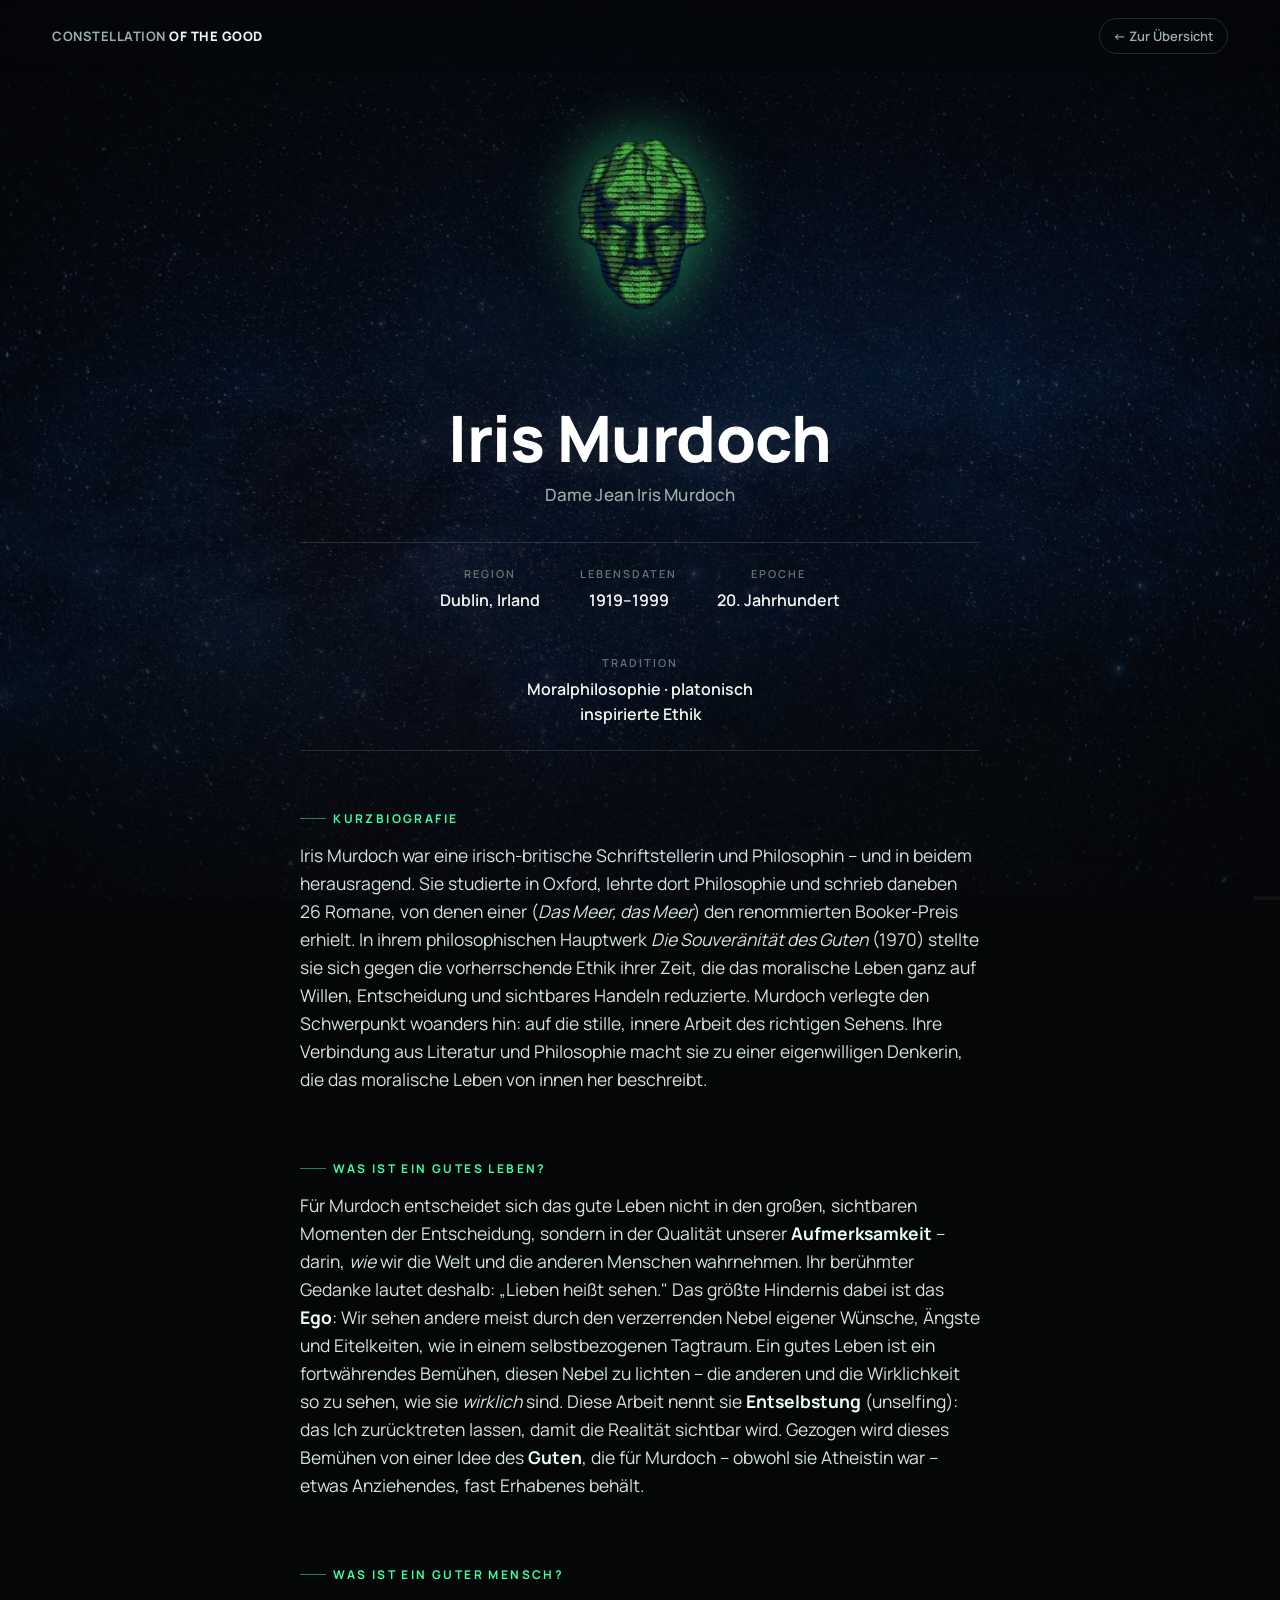
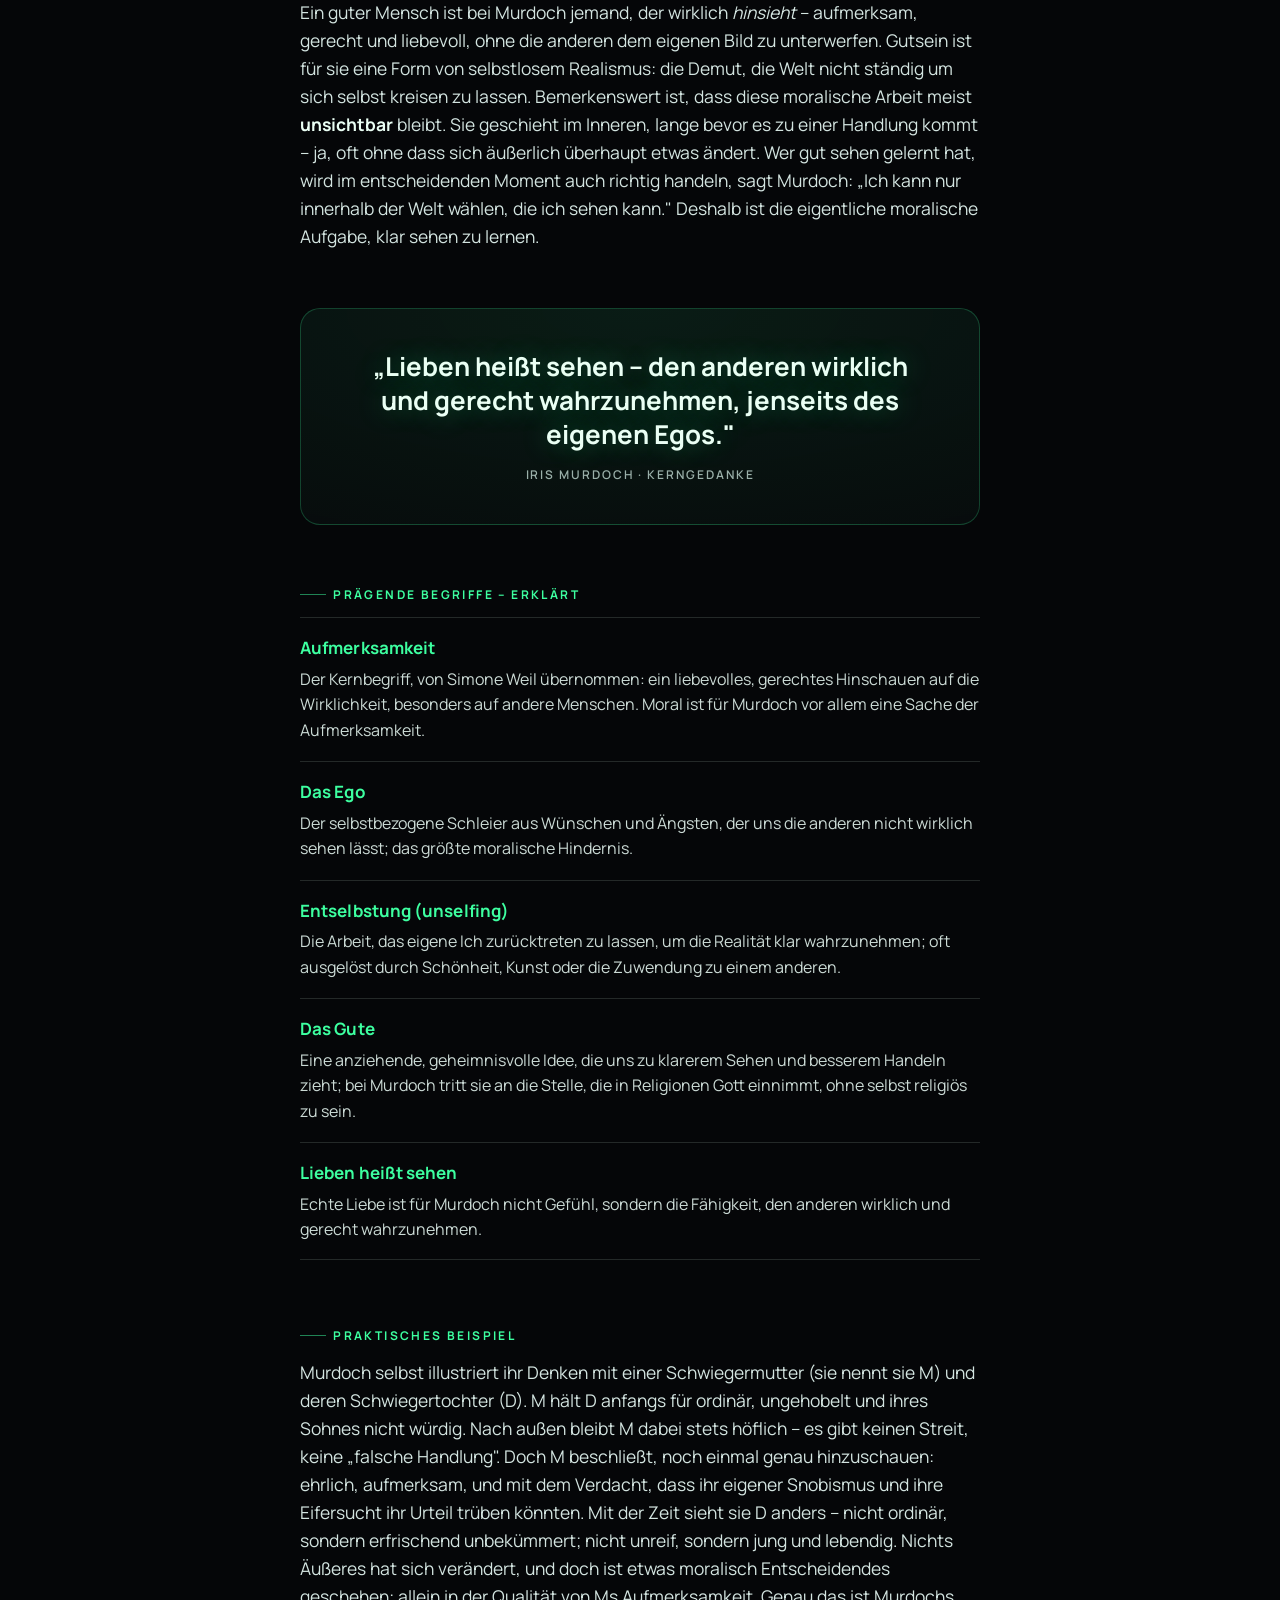
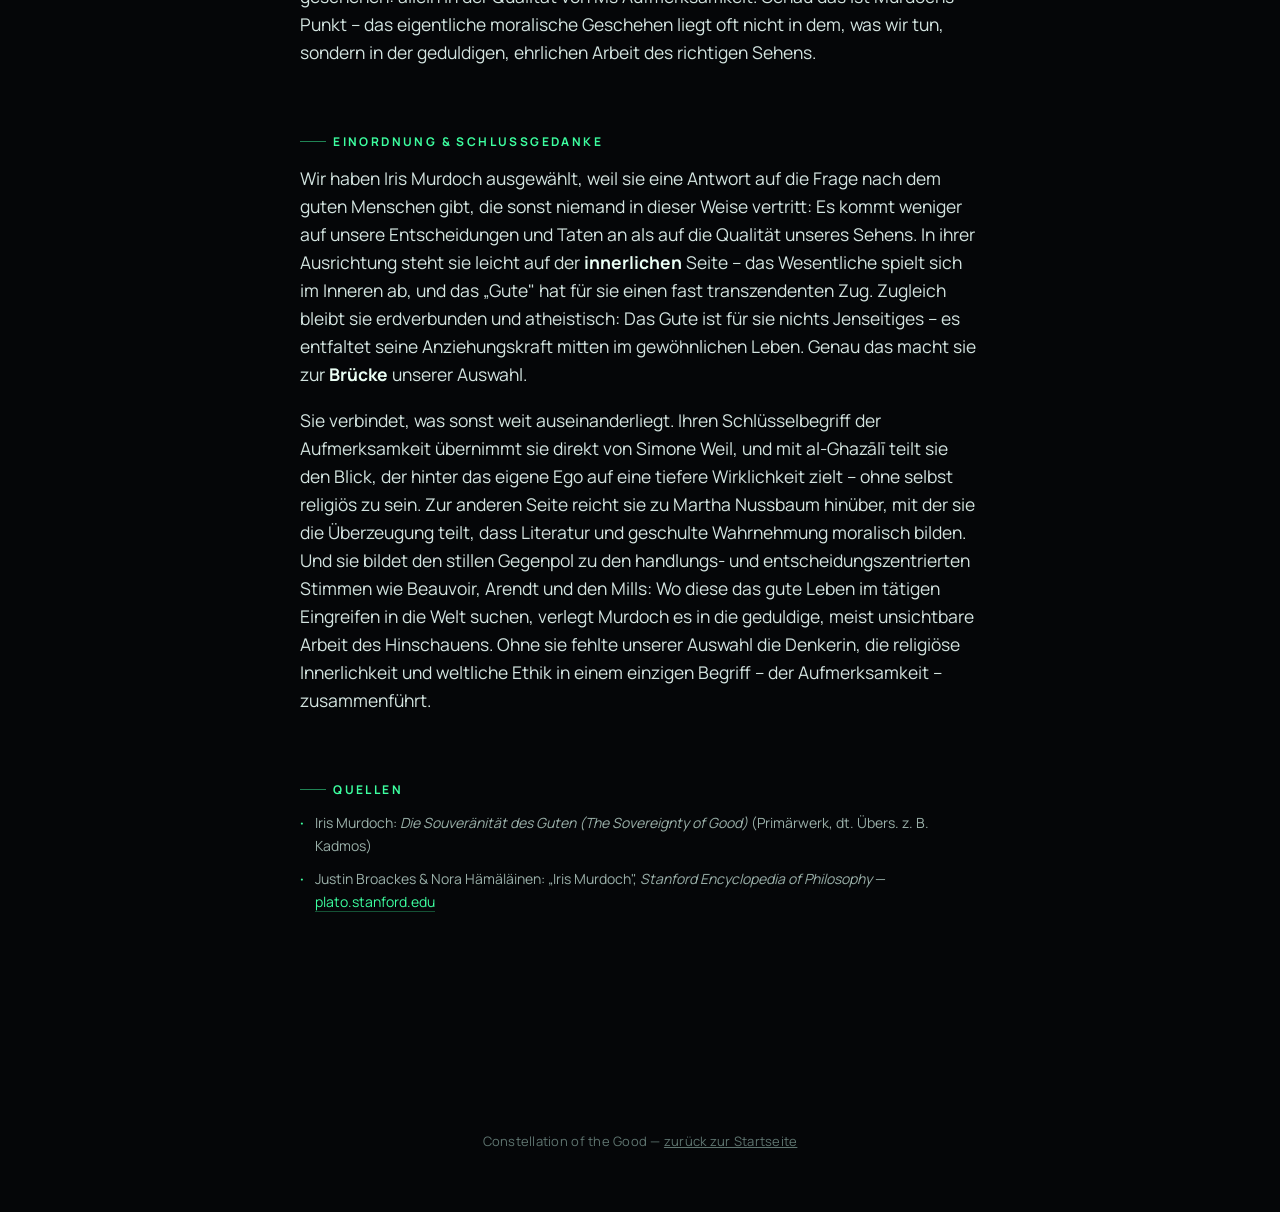
<file: profiles/murdoch.html>
<!doctype html>
<html lang="de">
<head>
<meta charset="utf-8">
<meta name="viewport" content="width=device-width, initial-scale=1">
<title>Iris Murdoch · Constellation of the Good</title>
<link rel="stylesheet" href="../style.css">
</head>
<body>
<div class="bg" aria-hidden="true"></div>

<header class="top">
  <a class="mark" href="../index.html">CONSTELLATION <b>OF THE GOOD</b></a>
  <a class="back" href="../index.html">← Zur Übersicht</a>
</header>

<main class="profile">
  <img class="portrait" alt="Skulpturaler Kopf von Iris Murdoch" src="../Assets/heads_web/Murdoch.webp">

  <h1>Iris Murdoch</h1>
  <p class="subtitle">Dame Jean Iris Murdoch</p>

  <div class="meta">
    <div><div class="k">Region</div><div class="v">Dublin, Irland</div></div>
    <div><div class="k">Lebensdaten</div><div class="v">1919–1999</div></div>
    <div><div class="k">Epoche</div><div class="v">20. Jahrhundert</div></div>
    <div><div class="k">Tradition</div><div class="v">Moralphilosophie · platonisch inspirierte Ethik</div></div>
  </div>

  <section>
    <span class="eyebrow">Kurzbiografie</span>
    <p>Iris Murdoch war eine irisch-britische Schriftstellerin und Philosophin – und in beidem herausragend. Sie studierte in Oxford, lehrte dort Philosophie und schrieb daneben 26 Romane, von denen einer (<em>Das Meer, das Meer</em>) den renommierten Booker-Preis erhielt. In ihrem philosophischen Hauptwerk <em>Die Souveränität des Guten</em> (1970) stellte sie sich gegen die vorherrschende Ethik ihrer Zeit, die das moralische Leben ganz auf Willen, Entscheidung und sichtbares Handeln reduzierte. Murdoch verlegte den Schwerpunkt woanders hin: auf die stille, innere Arbeit des richtigen Sehens. Ihre Verbindung aus Literatur und Philosophie macht sie zu einer eigenwilligen Denkerin, die das moralische Leben von innen her beschreibt.</p>
  </section>

  <section>
    <span class="eyebrow">Was ist ein gutes Leben?</span>
    <p>Für Murdoch entscheidet sich das gute Leben nicht in den großen, sichtbaren Momenten der Entscheidung, sondern in der Qualität unserer <strong>Aufmerksamkeit</strong> – darin, <em>wie</em> wir die Welt und die anderen Menschen wahrnehmen. Ihr berühmter Gedanke lautet deshalb: „Lieben heißt sehen." Das größte Hindernis dabei ist das <strong>Ego</strong>: Wir sehen andere meist durch den verzerrenden Nebel eigener Wünsche, Ängste und Eitelkeiten, wie in einem selbstbezogenen Tagtraum. Ein gutes Leben ist ein fortwährendes Bemühen, diesen Nebel zu lichten – die anderen und die Wirklichkeit so zu sehen, wie sie <em>wirklich</em> sind. Diese Arbeit nennt sie <strong>Entselbstung</strong> (unselfing): das Ich zurücktreten lassen, damit die Realität sichtbar wird. Gezogen wird dieses Bemühen von einer Idee des <strong>Guten</strong>, die für Murdoch – obwohl sie Atheistin war – etwas Anziehendes, fast Erhabenes behält.</p>
  </section>

  <section>
    <span class="eyebrow">Was ist ein guter Mensch?</span>
    <p>Ein guter Mensch ist bei Murdoch jemand, der wirklich <em>hinsieht</em> – aufmerksam, gerecht und liebevoll, ohne die anderen dem eigenen Bild zu unterwerfen. Gutsein ist für sie eine Form von selbstlosem Realismus: die Demut, die Welt nicht ständig um sich selbst kreisen zu lassen. Bemerkenswert ist, dass diese moralische Arbeit meist <strong>unsichtbar</strong> bleibt. Sie geschieht im Inneren, lange bevor es zu einer Handlung kommt – ja, oft ohne dass sich äußerlich überhaupt etwas ändert. Wer gut sehen gelernt hat, wird im entscheidenden Moment auch richtig handeln, sagt Murdoch: „Ich kann nur innerhalb der Welt wählen, die ich sehen kann." Deshalb ist die eigentliche moralische Aufgabe, klar sehen zu lernen.</p>
  </section>

  <div class="kern">
    <div class="q">„Lieben heißt sehen – den anderen wirklich und gerecht wahrzunehmen, jenseits des eigenen Egos."</div>
    <div class="src">Iris Murdoch · Kerngedanke</div>
  </div>

  <section>
    <span class="eyebrow">Prägende Begriffe – erklärt</span>
    <ul class="terms">
      <li><span class="t">Aufmerksamkeit</span><span class="d">Der Kernbegriff, von Simone Weil übernommen: ein liebevolles, gerechtes Hinschauen auf die Wirklichkeit, besonders auf andere Menschen. Moral ist für Murdoch vor allem eine Sache der Aufmerksamkeit.</span></li>
      <li><span class="t">Das Ego</span><span class="d">Der selbstbezogene Schleier aus Wünschen und Ängsten, der uns die anderen nicht wirklich sehen lässt; das größte moralische Hindernis.</span></li>
      <li><span class="t">Entselbstung (unselfing)</span><span class="d">Die Arbeit, das eigene Ich zurücktreten zu lassen, um die Realität klar wahrzunehmen; oft ausgelöst durch Schönheit, Kunst oder die Zuwendung zu einem anderen.</span></li>
      <li><span class="t">Das Gute</span><span class="d">Eine anziehende, geheimnisvolle Idee, die uns zu klarerem Sehen und besserem Handeln zieht; bei Murdoch tritt sie an die Stelle, die in Religionen Gott einnimmt, ohne selbst religiös zu sein.</span></li>
      <li><span class="t">Lieben heißt sehen</span><span class="d">Echte Liebe ist für Murdoch nicht Gefühl, sondern die Fähigkeit, den anderen wirklich und gerecht wahrzunehmen.</span></li>
    </ul>
  </section>

  <section>
    <span class="eyebrow">Praktisches Beispiel</span>
    <p>Murdoch selbst illustriert ihr Denken mit einer Schwiegermutter (sie nennt sie M) und deren Schwiegertochter (D). M hält D anfangs für ordinär, ungehobelt und ihres Sohnes nicht würdig. Nach außen bleibt M dabei stets höflich – es gibt keinen Streit, keine „falsche Handlung". Doch M beschließt, noch einmal genau hinzuschauen: ehrlich, aufmerksam, und mit dem Verdacht, dass ihr eigener Snobismus und ihre Eifersucht ihr Urteil trüben könnten. Mit der Zeit sieht sie D anders – nicht ordinär, sondern erfrischend unbekümmert; nicht unreif, sondern jung und lebendig. Nichts Äußeres hat sich verändert, und doch ist etwas moralisch Entscheidendes geschehen: allein in der Qualität von Ms Aufmerksamkeit. Genau das ist Murdochs Punkt – das eigentliche moralische Geschehen liegt oft nicht in dem, was wir tun, sondern in der geduldigen, ehrlichen Arbeit des richtigen Sehens.</p>
  </section>

  <section>
    <span class="eyebrow">Einordnung &amp; Schlussgedanke</span>
    <p>Wir haben Iris Murdoch ausgewählt, weil sie eine Antwort auf die Frage nach dem guten Menschen gibt, die sonst niemand in dieser Weise vertritt: Es kommt weniger auf unsere Entscheidungen und Taten an als auf die Qualität unseres Sehens. In ihrer Ausrichtung steht sie leicht auf der <strong>innerlichen</strong> Seite – das Wesentliche spielt sich im Inneren ab, und das „Gute" hat für sie einen fast transzendenten Zug. Zugleich bleibt sie erdverbunden und atheistisch: Das Gute ist für sie nichts Jenseitiges – es entfaltet seine Anziehungskraft mitten im gewöhnlichen Leben. Genau das macht sie zur <strong>Brücke</strong> unserer Auswahl.</p>
    <p>Sie verbindet, was sonst weit auseinanderliegt. Ihren Schlüsselbegriff der Aufmerksamkeit übernimmt sie direkt von Simone Weil, und mit al-Ghazālī teilt sie den Blick, der hinter das eigene Ego auf eine tiefere Wirklichkeit zielt – ohne selbst religiös zu sein. Zur anderen Seite reicht sie zu Martha Nussbaum hinüber, mit der sie die Überzeugung teilt, dass Literatur und geschulte Wahrnehmung moralisch bilden. Und sie bildet den stillen Gegenpol zu den handlungs- und entscheidungszentrierten Stimmen wie Beauvoir, Arendt und den Mills: Wo diese das gute Leben im tätigen Eingreifen in die Welt suchen, verlegt Murdoch es in die geduldige, meist unsichtbare Arbeit des Hinschauens. Ohne sie fehlte unserer Auswahl die Denkerin, die religiöse Innerlichkeit und weltliche Ethik in einem einzigen Begriff – der Aufmerksamkeit – zusammenführt.</p>
  </section>

  <section>
    <span class="eyebrow">Quellen</span>
    <ul class="sources">
      <li>Iris Murdoch: <em>Die Souveränität des Guten (The Sovereignty of Good)</em> (Primärwerk, dt. Übers. z. B. Kadmos)</li>
      <li>Justin Broackes &amp; Nora Hämäläinen: „Iris Murdoch", <em>Stanford Encyclopedia of Philosophy</em> — <a href="https://plato.stanford.edu/entries/murdoch/" target="_blank" rel="noopener">plato.stanford.edu</a></li>
    </ul>
  </section>
</main>

<footer class="foot">
  <p>Constellation of the Good — <a href="../index.html" style="color:inherit">zurück zur Startseite</a></p>
</footer>
</body>
</html>
</file>
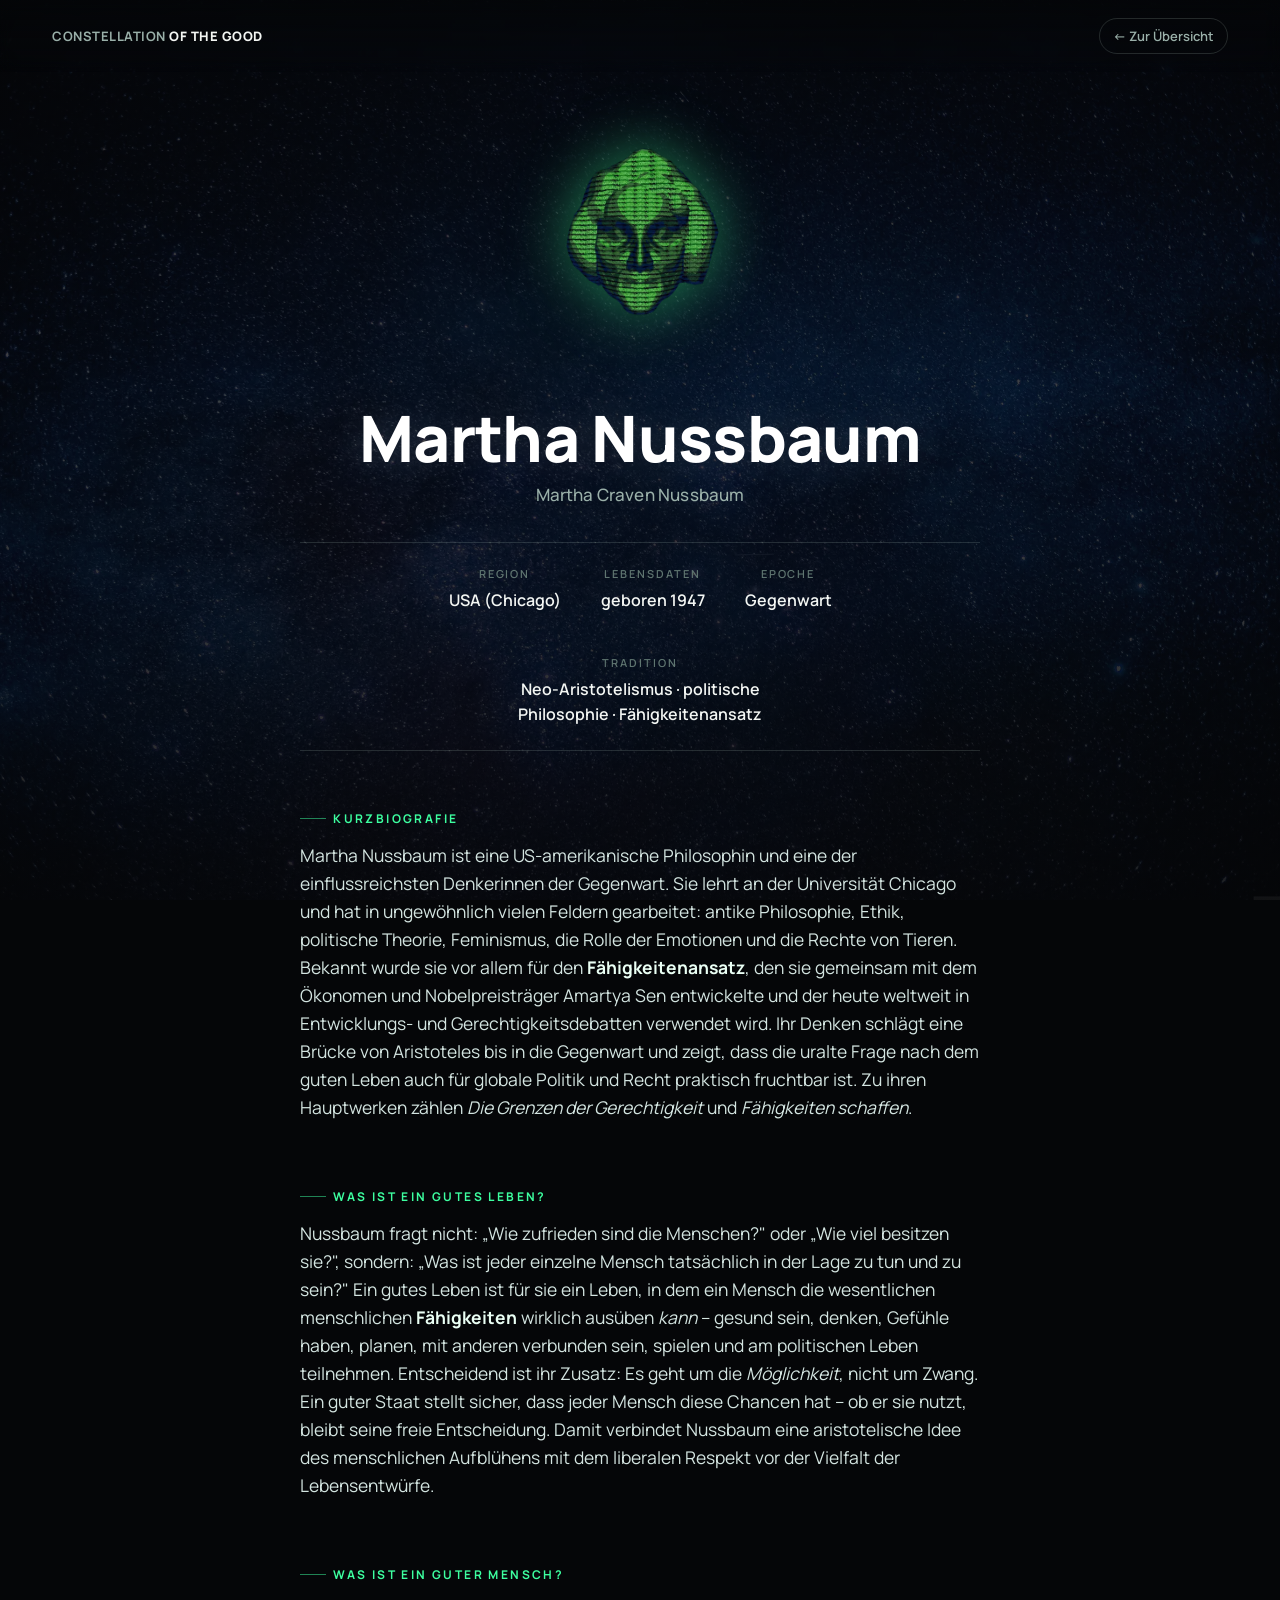
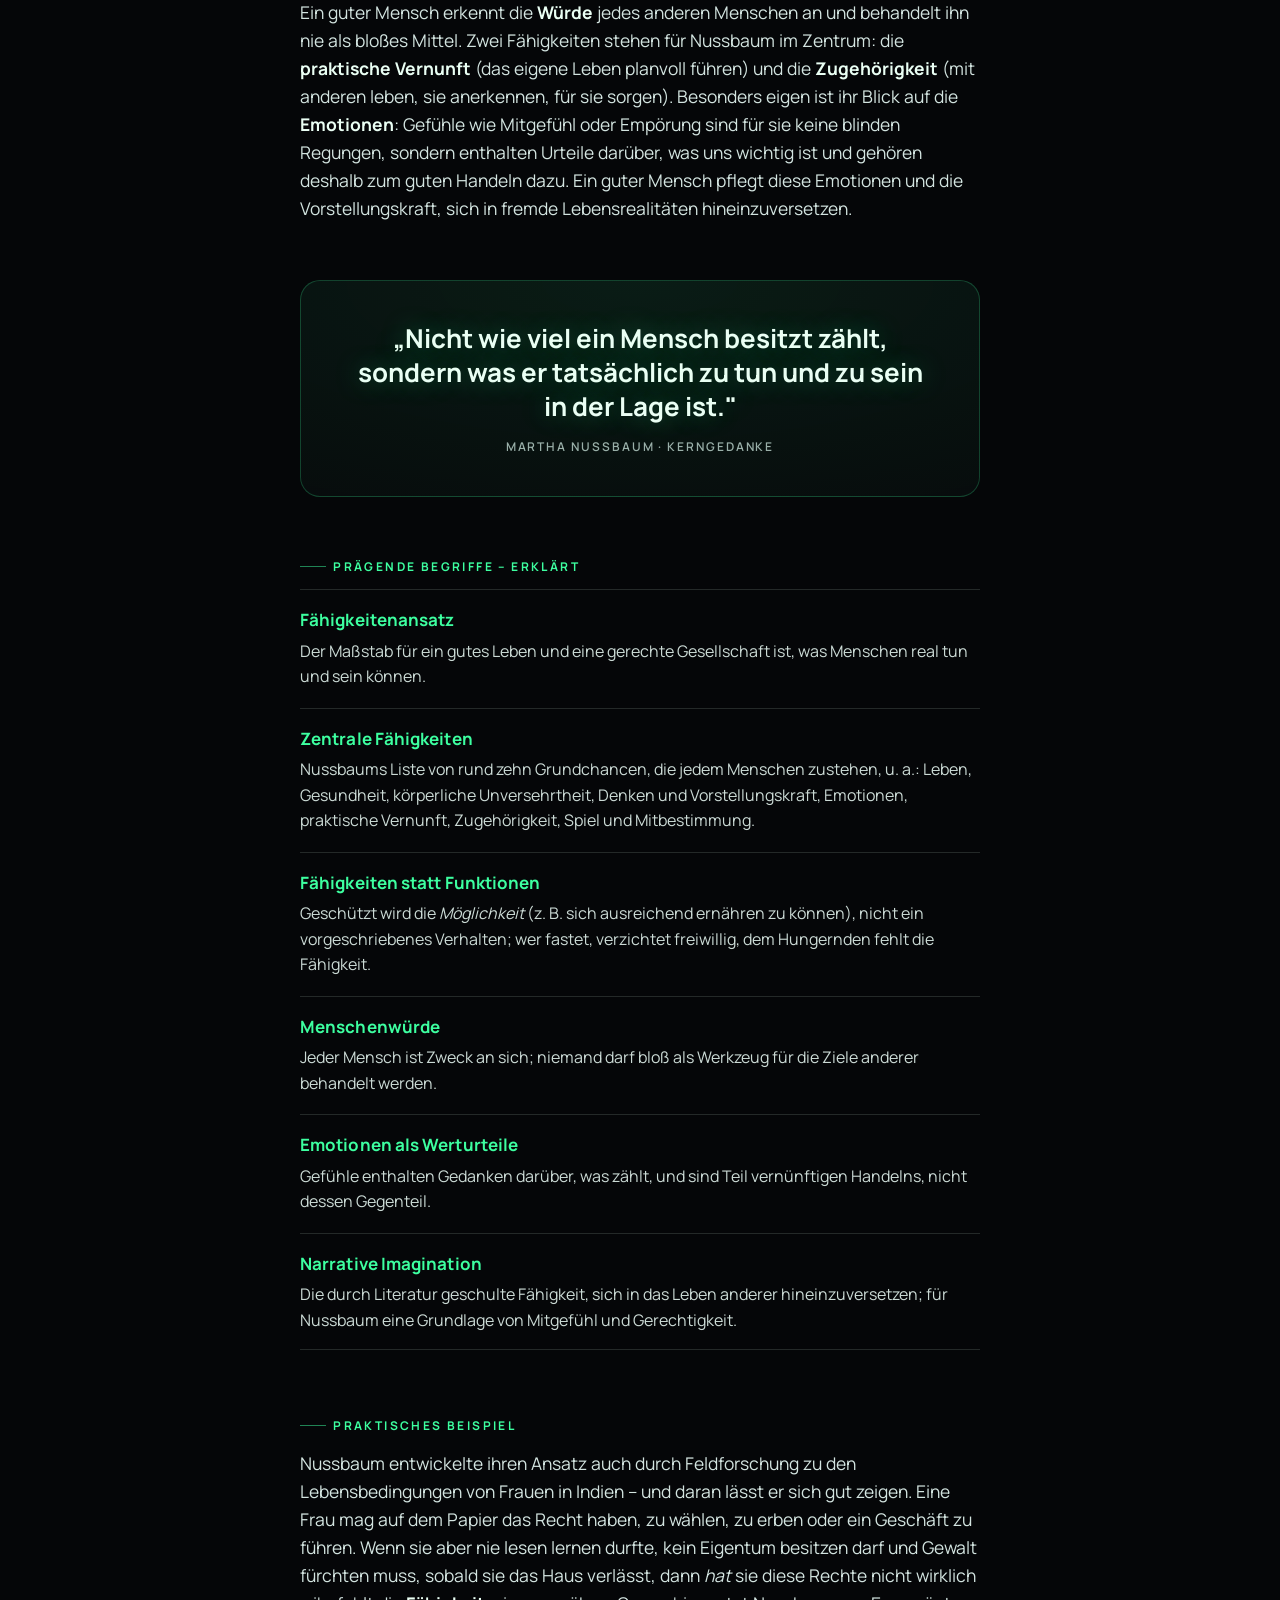
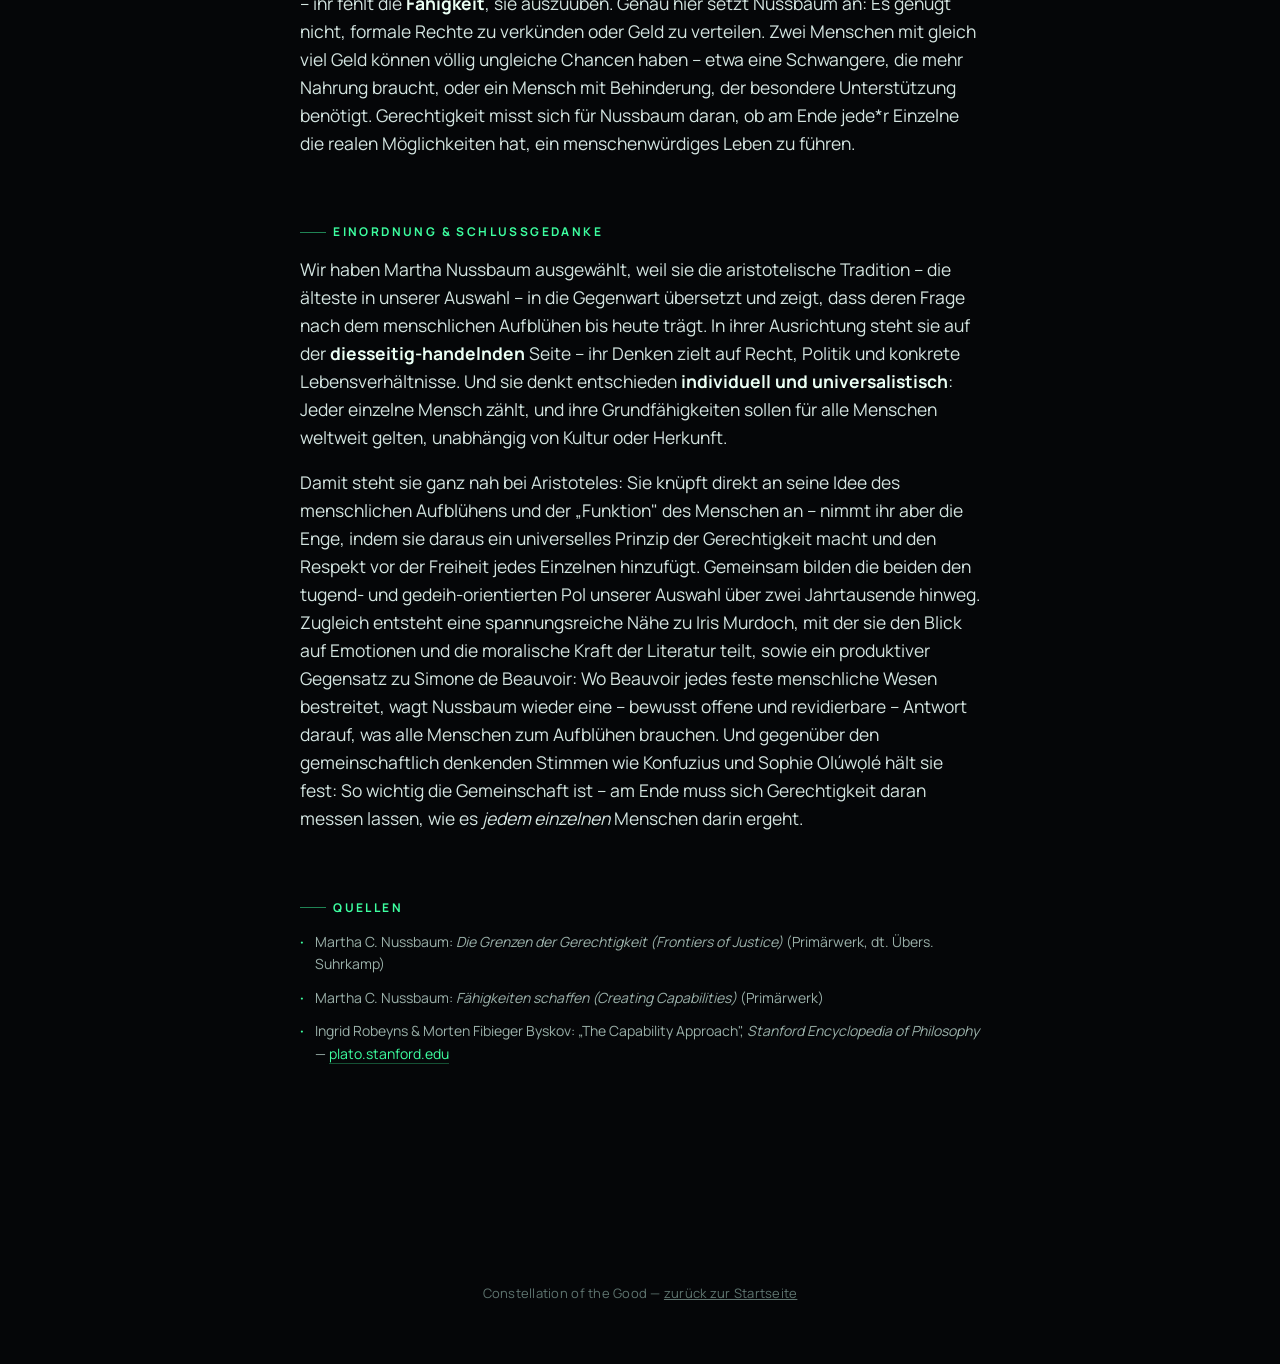
<file: profiles/nussbaum.html>
<!doctype html>
<html lang="de">
<head>
<meta charset="utf-8">
<meta name="viewport" content="width=device-width, initial-scale=1">
<title>Martha Nussbaum · Constellation of the Good</title>
<link rel="stylesheet" href="../style.css">
</head>
<body>
<div class="bg" aria-hidden="true"></div>

<header class="top">
  <a class="mark" href="../index.html">CONSTELLATION <b>OF THE GOOD</b></a>
  <a class="back" href="../index.html">← Zur Übersicht</a>
</header>

<main class="profile">
  <img class="portrait" alt="Skulpturaler Kopf von Martha Nussbaum" src="../Assets/heads_web/Nussbaum.webp">

  <h1>Martha Nussbaum</h1>
  <p class="subtitle">Martha Craven Nussbaum</p>

  <div class="meta">
    <div><div class="k">Region</div><div class="v">USA (Chicago)</div></div>
    <div><div class="k">Lebensdaten</div><div class="v">geboren 1947</div></div>
    <div><div class="k">Epoche</div><div class="v">Gegenwart</div></div>
    <div><div class="k">Tradition</div><div class="v">Neo-Aristotelismus · politische Philosophie · Fähigkeitenansatz</div></div>
  </div>

  <section>
    <span class="eyebrow">Kurzbiografie</span>
    <p>Martha Nussbaum ist eine US-amerikanische Philosophin und eine der einflussreichsten Denkerinnen der Gegenwart. Sie lehrt an der Universität Chicago und hat in ungewöhnlich vielen Feldern gearbeitet: antike Philosophie, Ethik, politische Theorie, Feminismus, die Rolle der Emotionen und die Rechte von Tieren. Bekannt wurde sie vor allem für den <strong>Fähigkeitenansatz</strong>, den sie gemeinsam mit dem Ökonomen und Nobelpreisträger Amartya Sen entwickelte und der heute weltweit in Entwicklungs- und Gerechtigkeitsdebatten verwendet wird. Ihr Denken schlägt eine Brücke von Aristoteles bis in die Gegenwart und zeigt, dass die uralte Frage nach dem guten Leben auch für globale Politik und Recht praktisch fruchtbar ist. Zu ihren Hauptwerken zählen <em>Die Grenzen der Gerechtigkeit</em> und <em>Fähigkeiten schaffen</em>.</p>
  </section>

  <section>
    <span class="eyebrow">Was ist ein gutes Leben?</span>
    <p>Nussbaum fragt nicht: „Wie zufrieden sind die Menschen?" oder „Wie viel besitzen sie?", sondern: „Was ist jeder einzelne Mensch tatsächlich in der Lage zu tun und zu sein?" Ein gutes Leben ist für sie ein Leben, in dem ein Mensch die wesentlichen menschlichen <strong>Fähigkeiten</strong> wirklich ausüben <em>kann</em> – gesund sein, denken, Gefühle haben, planen, mit anderen verbunden sein, spielen und am politischen Leben teilnehmen. Entscheidend ist ihr Zusatz: Es geht um die <em>Möglichkeit</em>, nicht um Zwang. Ein guter Staat stellt sicher, dass jeder Mensch diese Chancen hat – ob er sie nutzt, bleibt seine freie Entscheidung. Damit verbindet Nussbaum eine aristotelische Idee des menschlichen Aufblühens mit dem liberalen Respekt vor der Vielfalt der Lebensentwürfe.</p>
  </section>

  <section>
    <span class="eyebrow">Was ist ein guter Mensch?</span>
    <p>Ein guter Mensch erkennt die <strong>Würde</strong> jedes anderen Menschen an und behandelt ihn nie als bloßes Mittel. Zwei Fähigkeiten stehen für Nussbaum im Zentrum: die <strong>praktische Vernunft</strong> (das eigene Leben planvoll führen) und die <strong>Zugehörigkeit</strong> (mit anderen leben, sie anerkennen, für sie sorgen). Besonders eigen ist ihr Blick auf die <strong>Emotionen</strong>: Gefühle wie Mitgefühl oder Empörung sind für sie keine blinden Regungen, sondern enthalten Urteile darüber, was uns wichtig ist und gehören deshalb zum guten Handeln dazu. Ein guter Mensch pflegt diese Emotionen und die Vorstellungskraft, sich in fremde Lebensrealitäten hineinzuversetzen.</p>
  </section>

  <div class="kern">
    <div class="q">„Nicht wie viel ein Mensch besitzt zählt, sondern was er tatsächlich zu tun und zu sein in der Lage ist."</div>
    <div class="src">Martha Nussbaum · Kerngedanke</div>
  </div>

  <section>
    <span class="eyebrow">Prägende Begriffe – erklärt</span>
    <ul class="terms">
      <li><span class="t">Fähigkeitenansatz</span><span class="d">Der Maßstab für ein gutes Leben und eine gerechte Gesellschaft ist, was Menschen real tun und sein können.</span></li>
      <li><span class="t">Zentrale Fähigkeiten</span><span class="d">Nussbaums Liste von rund zehn Grundchancen, die jedem Menschen zustehen, u. a.: Leben, Gesundheit, körperliche Unversehrtheit, Denken und Vorstellungskraft, Emotionen, praktische Vernunft, Zugehörigkeit, Spiel und Mitbestimmung.</span></li>
      <li><span class="t">Fähigkeiten statt Funktionen</span><span class="d">Geschützt wird die <em>Möglichkeit</em> (z. B. sich ausreichend ernähren zu können), nicht ein vorgeschriebenes Verhalten; wer fastet, verzichtet freiwillig, dem Hungernden fehlt die Fähigkeit.</span></li>
      <li><span class="t">Menschenwürde</span><span class="d">Jeder Mensch ist Zweck an sich; niemand darf bloß als Werkzeug für die Ziele anderer behandelt werden.</span></li>
      <li><span class="t">Emotionen als Werturteile</span><span class="d">Gefühle enthalten Gedanken darüber, was zählt, und sind Teil vernünftigen Handelns, nicht dessen Gegenteil.</span></li>
      <li><span class="t">Narrative Imagination</span><span class="d">Die durch Literatur geschulte Fähigkeit, sich in das Leben anderer hineinzuversetzen; für Nussbaum eine Grundlage von Mitgefühl und Gerechtigkeit.</span></li>
    </ul>
  </section>

  <section>
    <span class="eyebrow">Praktisches Beispiel</span>
    <p>Nussbaum entwickelte ihren Ansatz auch durch Feldforschung zu den Lebensbedingungen von Frauen in Indien – und daran lässt er sich gut zeigen. Eine Frau mag auf dem Papier das Recht haben, zu wählen, zu erben oder ein Geschäft zu führen. Wenn sie aber nie lesen lernen durfte, kein Eigentum besitzen darf und Gewalt fürchten muss, sobald sie das Haus verlässt, dann <em>hat</em> sie diese Rechte nicht wirklich – ihr fehlt die <strong>Fähigkeit</strong>, sie auszuüben. Genau hier setzt Nussbaum an: Es genügt nicht, formale Rechte zu verkünden oder Geld zu verteilen. Zwei Menschen mit gleich viel Geld können völlig ungleiche Chancen haben – etwa eine Schwangere, die mehr Nahrung braucht, oder ein Mensch mit Behinderung, der besondere Unterstützung benötigt. Gerechtigkeit misst sich für Nussbaum daran, ob am Ende jede*r Einzelne die realen Möglichkeiten hat, ein menschenwürdiges Leben zu führen.</p>
  </section>

  <section>
    <span class="eyebrow">Einordnung &amp; Schlussgedanke</span>
    <p>Wir haben Martha Nussbaum ausgewählt, weil sie die aristotelische Tradition – die älteste in unserer Auswahl – in die Gegenwart übersetzt und zeigt, dass deren Frage nach dem menschlichen Aufblühen bis heute trägt. In ihrer Ausrichtung steht sie auf der <strong>diesseitig-handelnden</strong> Seite – ihr Denken zielt auf Recht, Politik und konkrete Lebensverhältnisse. Und sie denkt entschieden <strong>individuell und universalistisch</strong>: Jeder einzelne Mensch zählt, und ihre Grundfähigkeiten sollen für alle Menschen weltweit gelten, unabhängig von Kultur oder Herkunft.</p>
    <p>Damit steht sie ganz nah bei Aristoteles: Sie knüpft direkt an seine Idee des menschlichen Aufblühens und der „Funktion" des Menschen an – nimmt ihr aber die Enge, indem sie daraus ein universelles Prinzip der Gerechtigkeit macht und den Respekt vor der Freiheit jedes Einzelnen hinzufügt. Gemeinsam bilden die beiden den tugend- und gedeih-orientierten Pol unserer Auswahl über zwei Jahrtausende hinweg. Zugleich entsteht eine spannungsreiche Nähe zu Iris Murdoch, mit der sie den Blick auf Emotionen und die moralische Kraft der Literatur teilt, sowie ein produktiver Gegensatz zu Simone de Beauvoir: Wo Beauvoir jedes feste menschliche Wesen bestreitet, wagt Nussbaum wieder eine – bewusst offene und revidierbare – Antwort darauf, was alle Menschen zum Aufblühen brauchen. Und gegenüber den gemeinschaftlich denkenden Stimmen wie Konfuzius und Sophie Olúwọlé hält sie fest: So wichtig die Gemeinschaft ist – am Ende muss sich Gerechtigkeit daran messen lassen, wie es <em>jedem einzelnen</em> Menschen darin ergeht.</p>
  </section>

  <section>
    <span class="eyebrow">Quellen</span>
    <ul class="sources">
      <li>Martha C. Nussbaum: <em>Die Grenzen der Gerechtigkeit (Frontiers of Justice)</em> (Primärwerk, dt. Übers. Suhrkamp)</li>
      <li>Martha C. Nussbaum: <em>Fähigkeiten schaffen (Creating Capabilities)</em> (Primärwerk)</li>
      <li>Ingrid Robeyns &amp; Morten Fibieger Byskov: „The Capability Approach", <em>Stanford Encyclopedia of Philosophy</em> — <a href="https://plato.stanford.edu/entries/capability-approach/" target="_blank" rel="noopener">plato.stanford.edu</a></li>
    </ul>
  </section>
</main>

<footer class="foot">
  <p>Constellation of the Good — <a href="../index.html" style="color:inherit">zurück zur Startseite</a></p>
</footer>
</body>
</html>
</file>
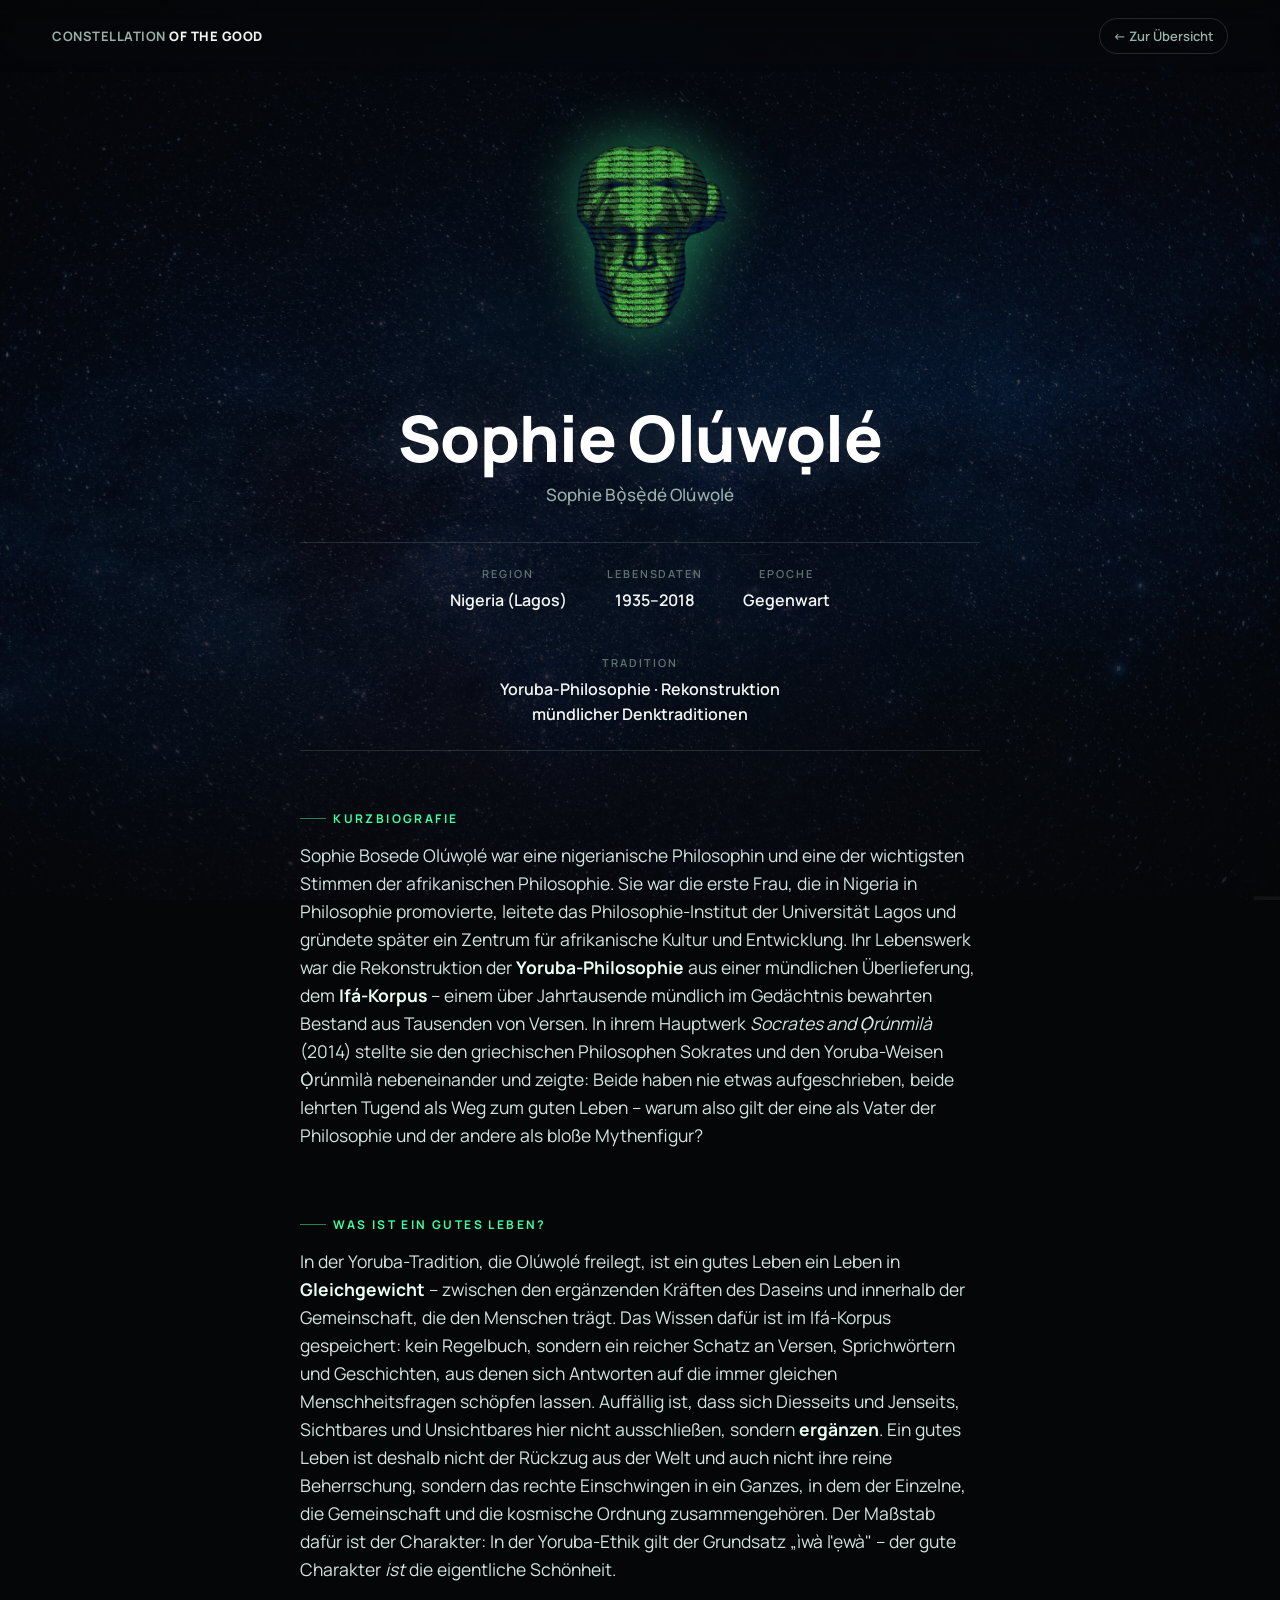
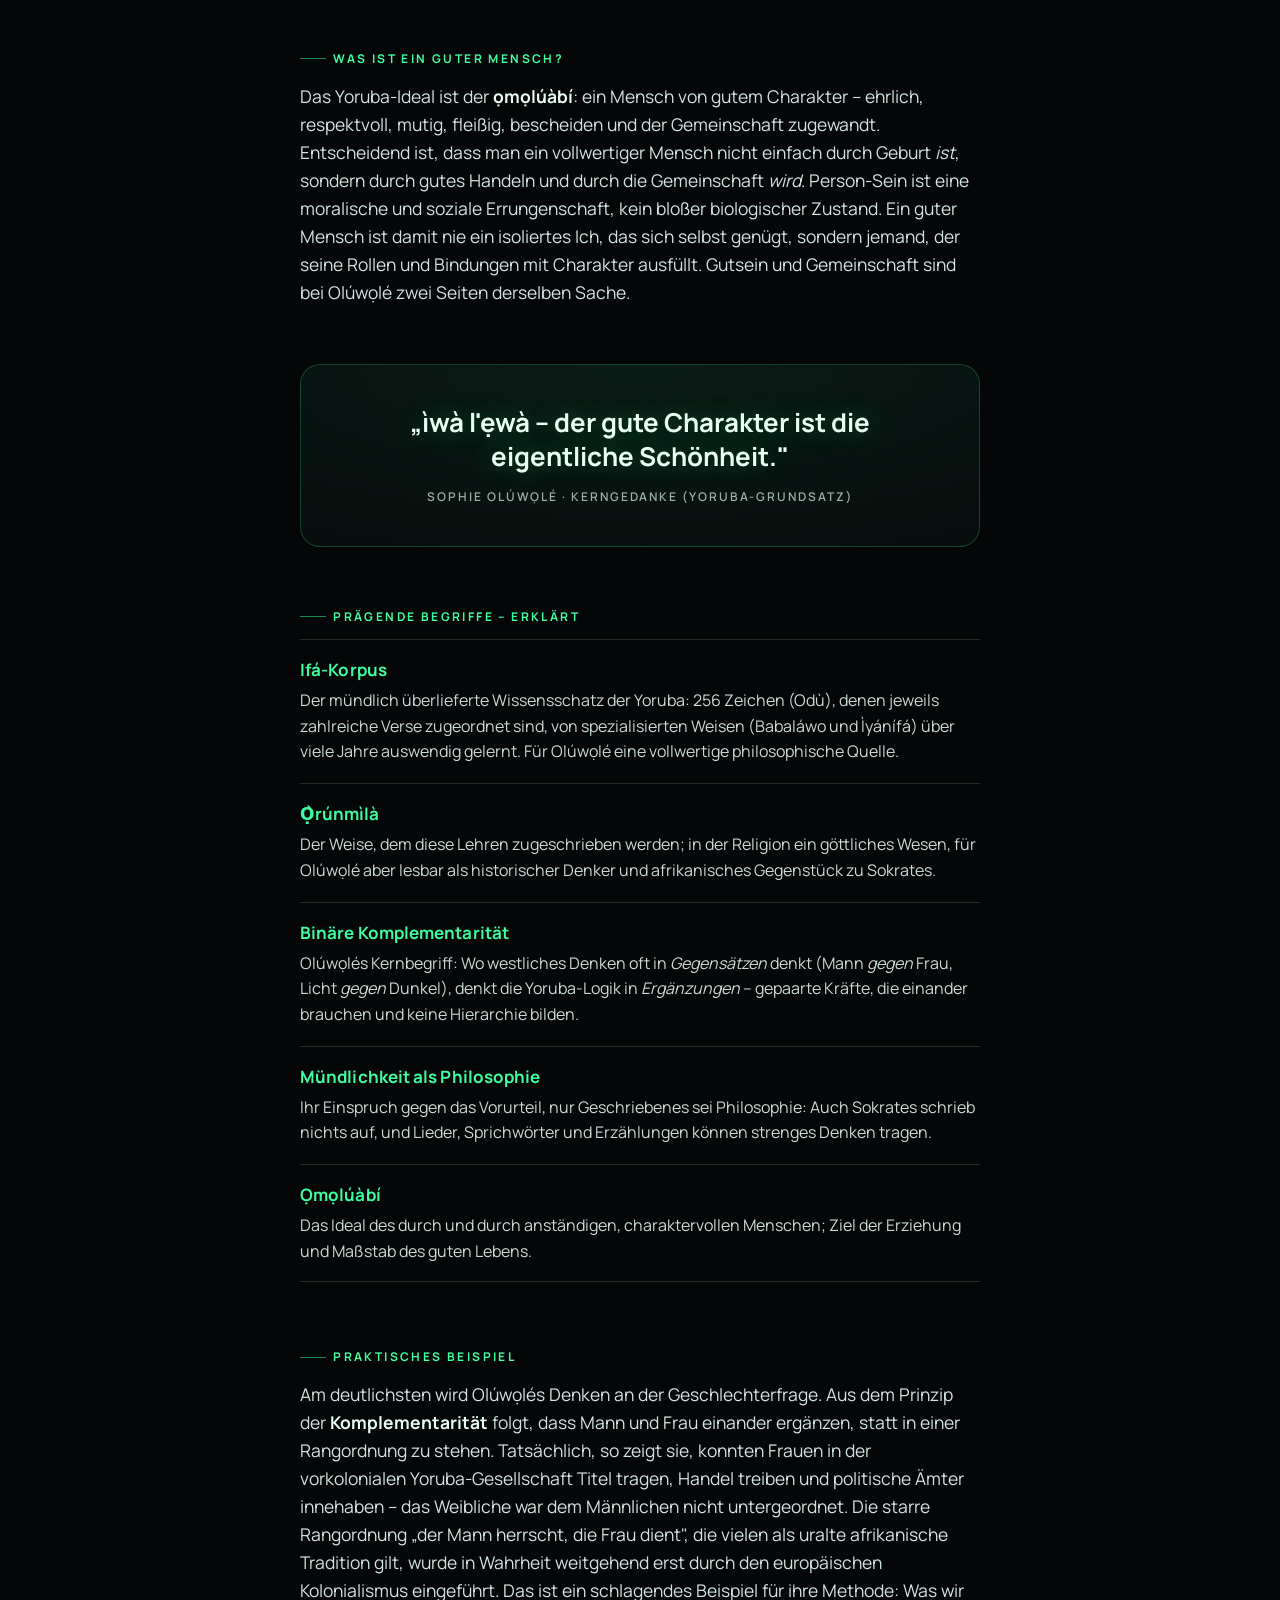
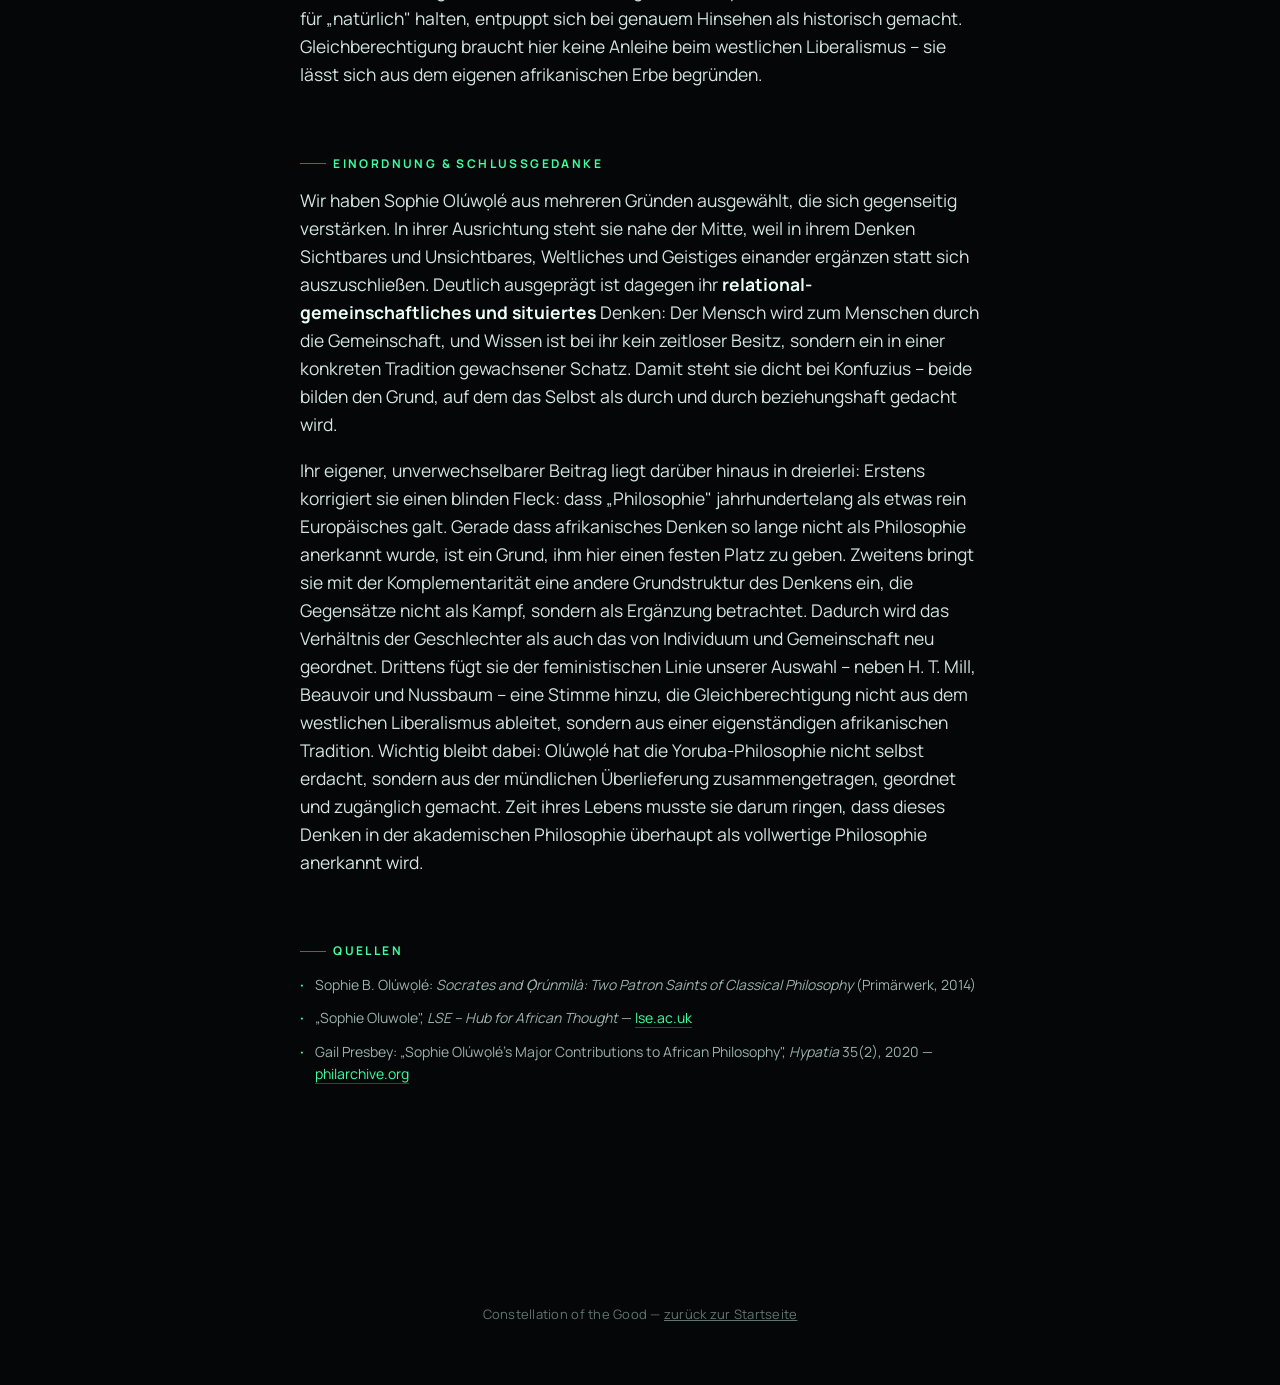
<file: profiles/oluwole.html>
<!doctype html>
<html lang="de">
<head>
<meta charset="utf-8">
<meta name="viewport" content="width=device-width, initial-scale=1">
<title>Sophie Olúwọlé · Constellation of the Good</title>
<link rel="stylesheet" href="../style.css">
</head>
<body>
<div class="bg" aria-hidden="true"></div>

<header class="top">
  <a class="mark" href="../index.html">CONSTELLATION <b>OF THE GOOD</b></a>
  <a class="back" href="../index.html">← Zur Übersicht</a>
</header>

<main class="profile">
  <img class="portrait" alt="Skulpturaler Kopf von Sophie Olúwọlé" src="../Assets/heads_web/Oluwole.webp">

  <h1>Sophie Olúwọlé</h1>
  <p class="subtitle">Sophie Bọ̀sẹ̀dé Olúwọlé</p>

  <div class="meta">
    <div><div class="k">Region</div><div class="v">Nigeria (Lagos)</div></div>
    <div><div class="k">Lebensdaten</div><div class="v">1935–2018</div></div>
    <div><div class="k">Epoche</div><div class="v">Gegenwart</div></div>
    <div><div class="k">Tradition</div><div class="v">Yoruba-Philosophie · Rekonstruktion mündlicher Denktraditionen</div></div>
  </div>

  <section>
    <span class="eyebrow">Kurzbiografie</span>
    <p>Sophie Bosede Olúwọlé war eine nigerianische Philosophin und eine der wichtigsten Stimmen der afrikanischen Philosophie. Sie war die erste Frau, die in Nigeria in Philosophie promovierte, leitete das Philosophie-Institut der Universität Lagos und gründete später ein Zentrum für afrikanische Kultur und Entwicklung. Ihr Lebenswerk war die Rekonstruktion der <strong>Yoruba-Philosophie</strong> aus einer mündlichen Überlieferung, dem <strong>Ifá-Korpus</strong> – einem über Jahrtausende mündlich im Gedächtnis bewahrten Bestand aus Tausenden von Versen. In ihrem Hauptwerk <em>Socrates and Ọ̀rúnmìlà</em> (2014) stellte sie den griechischen Philosophen Sokrates und den Yoruba-Weisen Ọ̀rúnmìlà nebeneinander und zeigte: Beide haben nie etwas aufgeschrieben, beide lehrten Tugend als Weg zum guten Leben – warum also gilt der eine als Vater der Philosophie und der andere als bloße Mythenfigur?</p>
  </section>

  <section>
    <span class="eyebrow">Was ist ein gutes Leben?</span>
    <p>In der Yoruba-Tradition, die Olúwọlé freilegt, ist ein gutes Leben ein Leben in <strong>Gleichgewicht</strong> – zwischen den ergänzenden Kräften des Daseins und innerhalb der Gemeinschaft, die den Menschen trägt. Das Wissen dafür ist im Ifá-Korpus gespeichert: kein Regelbuch, sondern ein reicher Schatz an Versen, Sprichwörtern und Geschichten, aus denen sich Antworten auf die immer gleichen Menschheitsfragen schöpfen lassen. Auffällig ist, dass sich Diesseits und Jenseits, Sichtbares und Unsichtbares hier nicht ausschließen, sondern <strong>ergänzen</strong>. Ein gutes Leben ist deshalb nicht der Rückzug aus der Welt und auch nicht ihre reine Beherrschung, sondern das rechte Einschwingen in ein Ganzes, in dem der Einzelne, die Gemeinschaft und die kosmische Ordnung zusammengehören. Der Maßstab dafür ist der Charakter: In der Yoruba-Ethik gilt der Grundsatz „ìwà l'ẹwà" – der gute Charakter <em>ist</em> die eigentliche Schönheit.</p>
  </section>

  <section>
    <span class="eyebrow">Was ist ein guter Mensch?</span>
    <p>Das Yoruba-Ideal ist der <strong>ọmọlúàbí</strong>: ein Mensch von gutem Charakter – ehrlich, respektvoll, mutig, fleißig, bescheiden und der Gemeinschaft zugewandt. Entscheidend ist, dass man ein vollwertiger Mensch nicht einfach durch Geburt <em>ist</em>, sondern durch gutes Handeln und durch die Gemeinschaft <em>wird</em>. Person-Sein ist eine moralische und soziale Errungenschaft, kein bloßer biologischer Zustand. Ein guter Mensch ist damit nie ein isoliertes Ich, das sich selbst genügt, sondern jemand, der seine Rollen und Bindungen mit Charakter ausfüllt. Gutsein und Gemeinschaft sind bei Olúwọlé zwei Seiten derselben Sache.</p>
  </section>

  <div class="kern">
    <div class="q">„ìwà l'ẹwà – der gute Charakter ist die eigentliche Schönheit."</div>
    <div class="src">Sophie Olúwọlé · Kerngedanke (Yoruba-Grundsatz)</div>
  </div>

  <section>
    <span class="eyebrow">Prägende Begriffe – erklärt</span>
    <ul class="terms">
      <li><span class="t">Ifá-Korpus</span><span class="d">Der mündlich überlieferte Wissensschatz der Yoruba: 256 Zeichen (Odù), denen jeweils zahlreiche Verse zugeordnet sind, von spezialisierten Weisen (Babaláwo und Ìyánífá) über viele Jahre auswendig gelernt. Für Olúwọlé eine vollwertige philosophische Quelle.</span></li>
      <li><span class="t">Ọ̀rúnmìlà</span><span class="d">Der Weise, dem diese Lehren zugeschrieben werden; in der Religion ein göttliches Wesen, für Olúwọlé aber lesbar als historischer Denker und afrikanisches Gegenstück zu Sokrates.</span></li>
      <li><span class="t">Binäre Komplementarität</span><span class="d">Olúwọlés Kernbegriff: Wo westliches Denken oft in <em>Gegensätzen</em> denkt (Mann <em>gegen</em> Frau, Licht <em>gegen</em> Dunkel), denkt die Yoruba-Logik in <em>Ergänzungen</em> – gepaarte Kräfte, die einander brauchen und keine Hierarchie bilden.</span></li>
      <li><span class="t">Mündlichkeit als Philosophie</span><span class="d">Ihr Einspruch gegen das Vorurteil, nur Geschriebenes sei Philosophie: Auch Sokrates schrieb nichts auf, und Lieder, Sprichwörter und Erzählungen können strenges Denken tragen.</span></li>
      <li><span class="t">Ọmọlúàbí</span><span class="d">Das Ideal des durch und durch anständigen, charaktervollen Menschen; Ziel der Erziehung und Maßstab des guten Lebens.</span></li>
    </ul>
  </section>

  <section>
    <span class="eyebrow">Praktisches Beispiel</span>
    <p>Am deutlichsten wird Olúwọlés Denken an der Geschlechterfrage. Aus dem Prinzip der <strong>Komplementarität</strong> folgt, dass Mann und Frau einander ergänzen, statt in einer Rangordnung zu stehen. Tatsächlich, so zeigt sie, konnten Frauen in der vorkolonialen Yoruba-Gesellschaft Titel tragen, Handel treiben und politische Ämter innehaben – das Weibliche war dem Männlichen nicht untergeordnet. Die starre Rangordnung „der Mann herrscht, die Frau dient", die vielen als uralte afrikanische Tradition gilt, wurde in Wahrheit weitgehend erst durch den europäischen Kolonialismus eingeführt. Das ist ein schlagendes Beispiel für ihre Methode: Was wir für „natürlich" halten, entpuppt sich bei genauem Hinsehen als historisch gemacht. Gleichberechtigung braucht hier keine Anleihe beim westlichen Liberalismus – sie lässt sich aus dem eigenen afrikanischen Erbe begründen.</p>
  </section>

  <section>
    <span class="eyebrow">Einordnung &amp; Schlussgedanke</span>
    <p>Wir haben Sophie Olúwọlé aus mehreren Gründen ausgewählt, die sich gegenseitig verstärken. In ihrer Ausrichtung steht sie nahe der Mitte, weil in ihrem Denken Sichtbares und Unsichtbares, Weltliches und Geistiges einander ergänzen statt sich auszuschließen. Deutlich ausgeprägt ist dagegen ihr <strong>relational-gemeinschaftliches und situiertes</strong> Denken: Der Mensch wird zum Menschen durch die Gemeinschaft, und Wissen ist bei ihr kein zeitloser Besitz, sondern ein in einer konkreten Tradition gewachsener Schatz. Damit steht sie dicht bei Konfuzius – beide bilden den Grund, auf dem das Selbst als durch und durch beziehungshaft gedacht wird.</p>
    <p>Ihr eigener, unverwechselbarer Beitrag liegt darüber hinaus in dreierlei: Erstens korrigiert sie einen blinden Fleck: dass „Philosophie" jahrhundertelang als etwas rein Europäisches galt. Gerade dass afrikanisches Denken so lange nicht als Philosophie anerkannt wurde, ist ein Grund, ihm hier einen festen Platz zu geben. Zweitens bringt sie mit der Komplementarität eine andere Grundstruktur des Denkens ein, die Gegensätze nicht als Kampf, sondern als Ergänzung betrachtet. Dadurch wird das Verhältnis der Geschlechter als auch das von Individuum und Gemeinschaft neu geordnet. Drittens fügt sie der feministischen Linie unserer Auswahl – neben H. T. Mill, Beauvoir und Nussbaum – eine Stimme hinzu, die Gleichberechtigung nicht aus dem westlichen Liberalismus ableitet, sondern aus einer eigenständigen afrikanischen Tradition. Wichtig bleibt dabei: Olúwọlé hat die Yoruba-Philosophie nicht selbst erdacht, sondern aus der mündlichen Überlieferung zusammengetragen, geordnet und zugänglich gemacht. Zeit ihres Lebens musste sie darum ringen, dass dieses Denken in der akademischen Philosophie überhaupt als vollwertige Philosophie anerkannt wird.</p>
  </section>

  <section>
    <span class="eyebrow">Quellen</span>
    <ul class="sources">
      <li>Sophie B. Olúwọlé: <em>Socrates and Ọ̀rúnmìlà: Two Patron Saints of Classical Philosophy</em> (Primärwerk, 2014)</li>
      <li>„Sophie Oluwole", <em>LSE – Hub for African Thought</em> — <a href="https://www.lse.ac.uk/africa/hub-for-african-thought/thinkers/sophie-oluwole" target="_blank" rel="noopener">lse.ac.uk</a></li>
      <li>Gail Presbey: „Sophie Olúwọlé's Major Contributions to African Philosophy", <em>Hypatia</em> 35(2), 2020 — <a href="https://philarchive.org/rec/PRESOM-2" target="_blank" rel="noopener">philarchive.org</a></li>
    </ul>
  </section>
</main>

<footer class="foot">
  <p>Constellation of the Good — <a href="../index.html" style="color:inherit">zurück zur Startseite</a></p>
</footer>
</body>
</html>
</file>
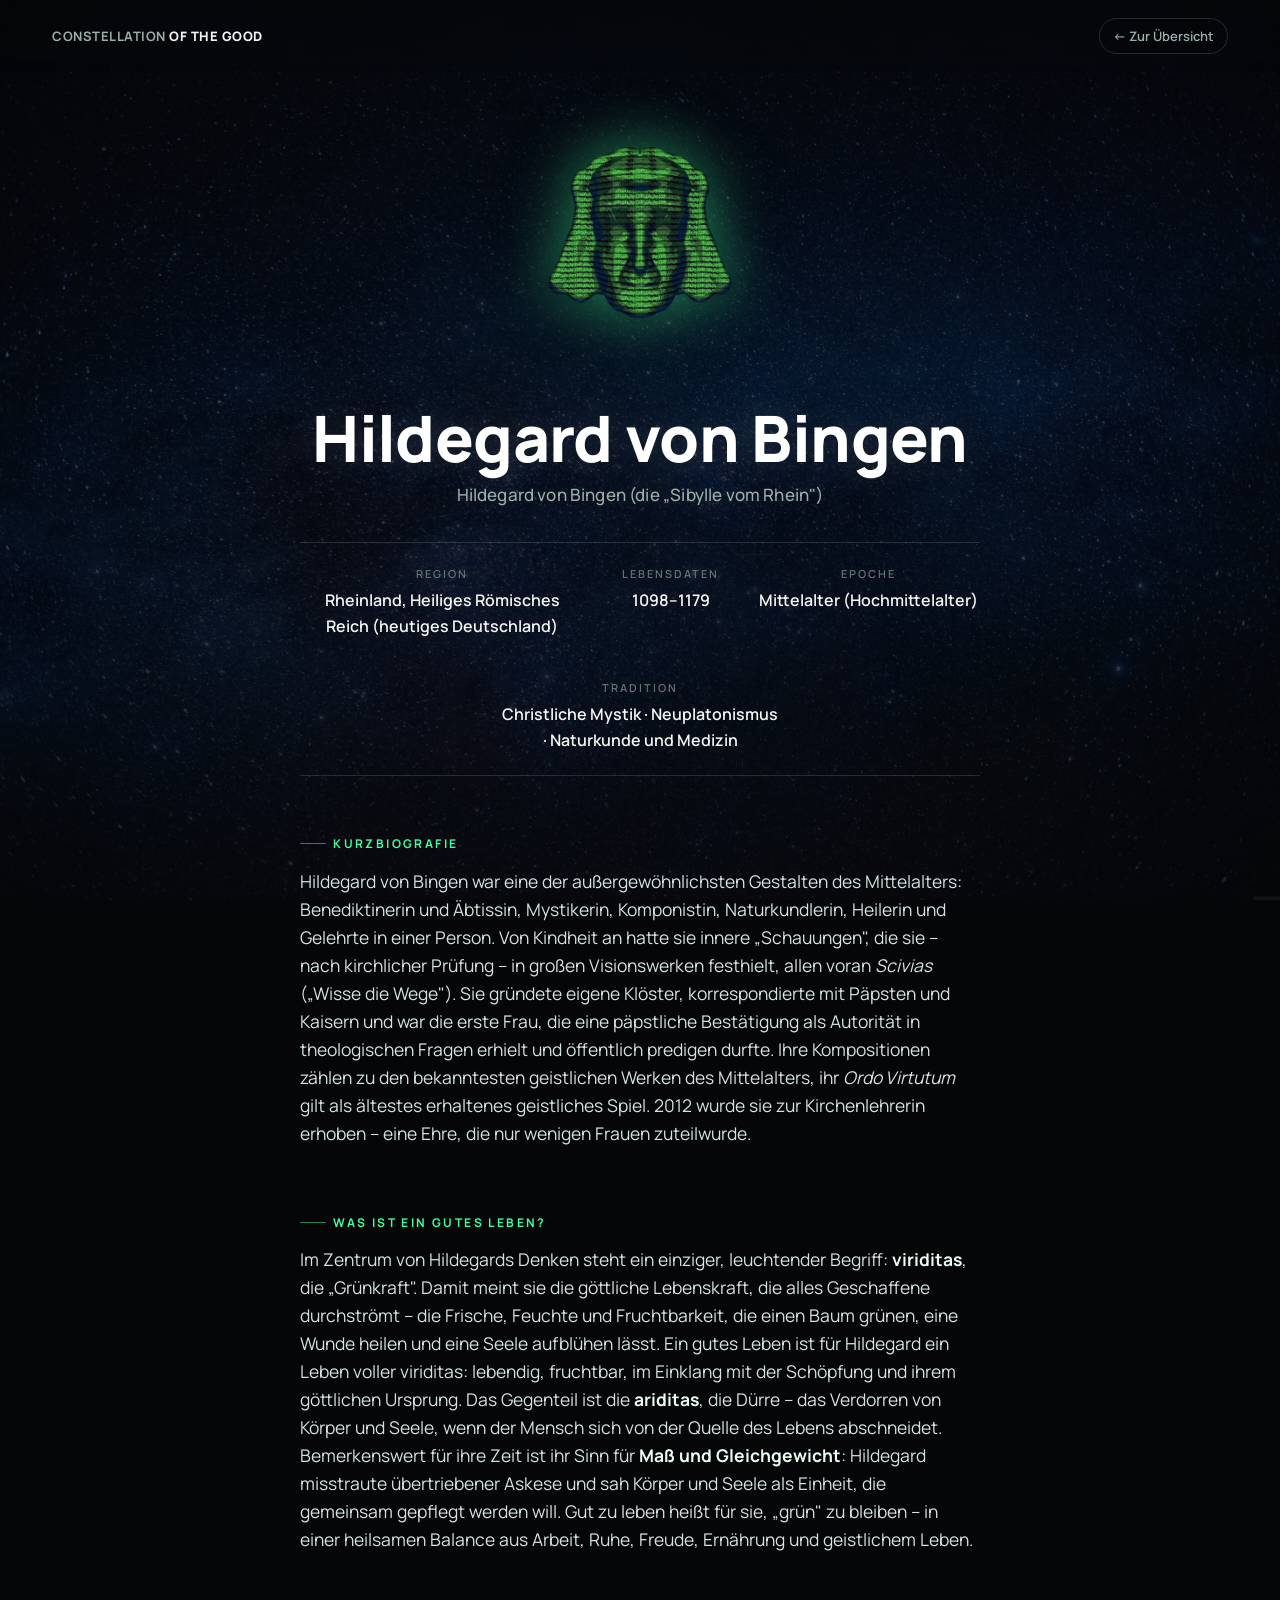
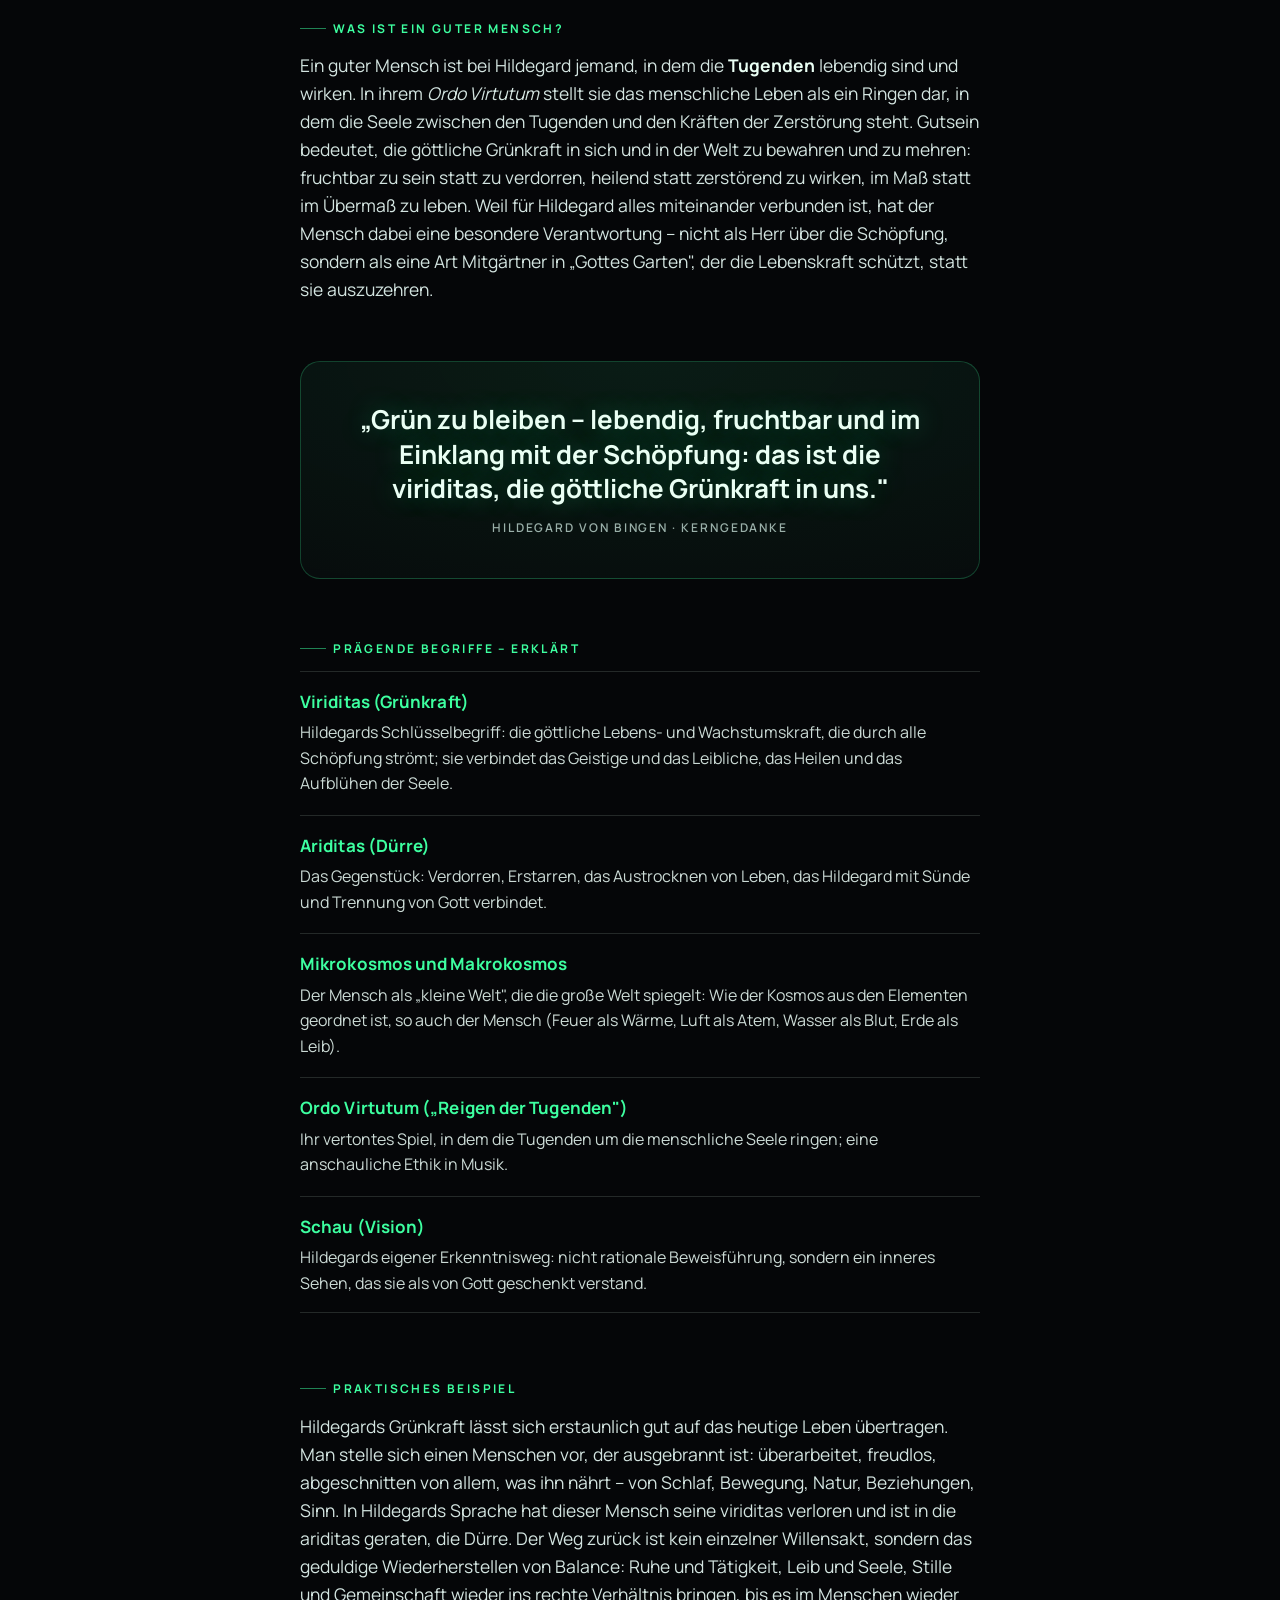
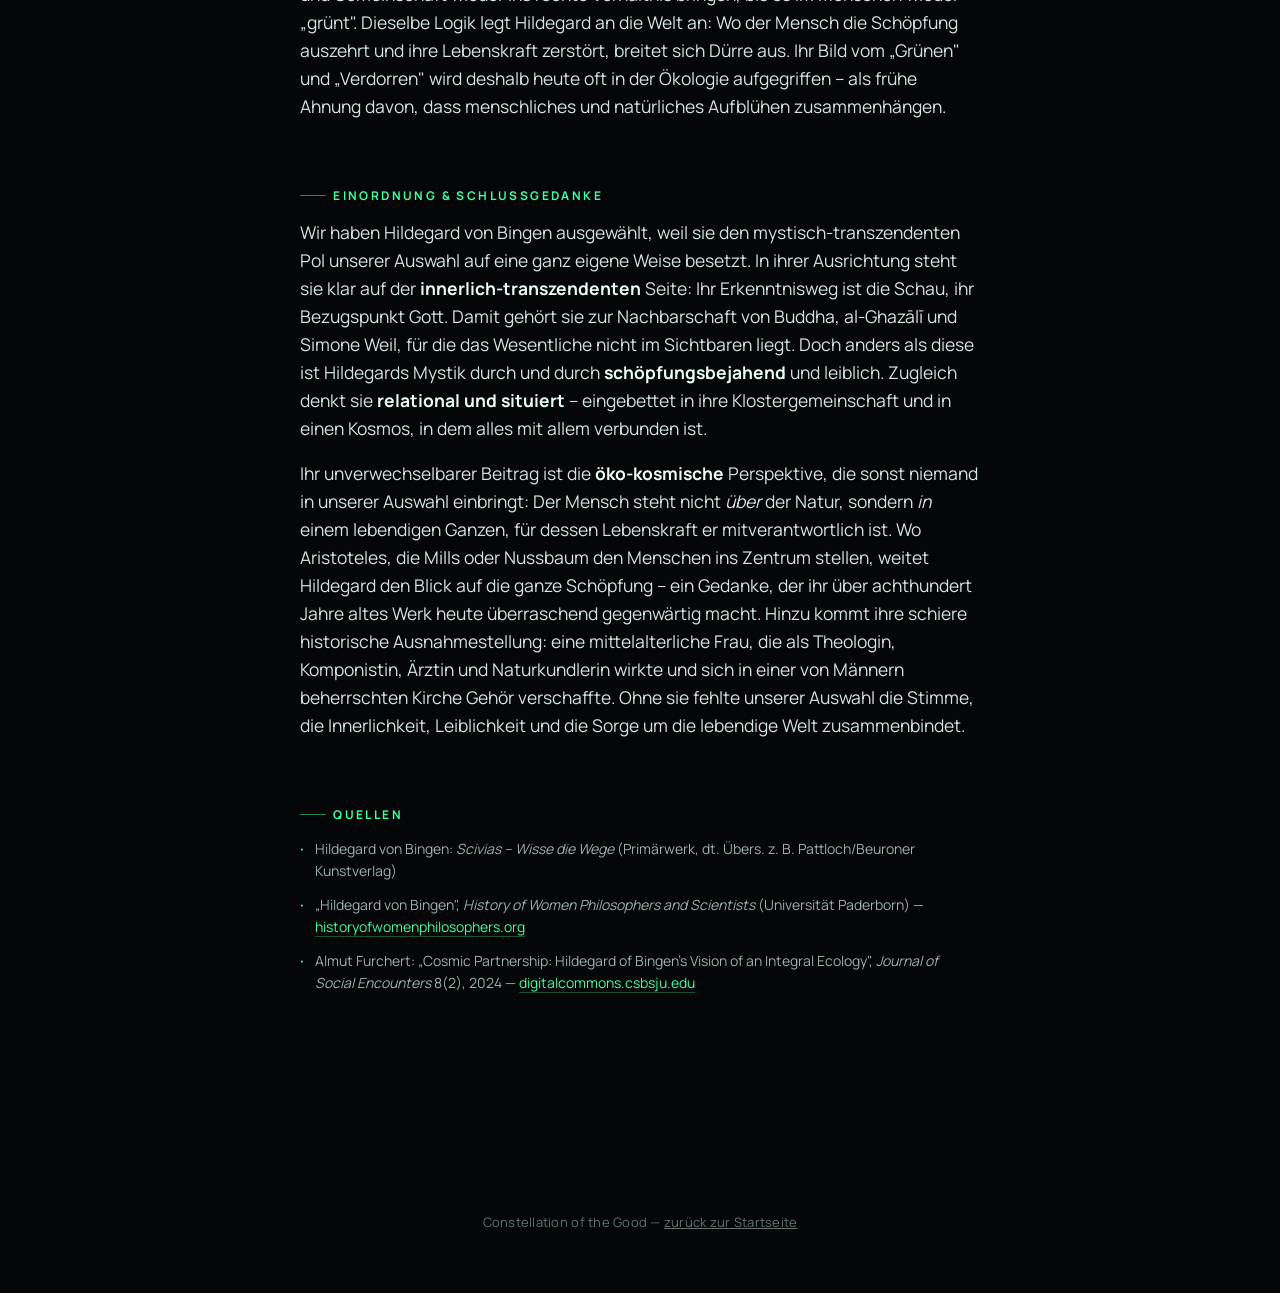
<file: profiles/von-bingen.html>
<!doctype html>
<html lang="de">
<head>
<meta charset="utf-8">
<meta name="viewport" content="width=device-width, initial-scale=1">
<title>Hildegard von Bingen · Constellation of the Good</title>
<link rel="stylesheet" href="../style.css">
</head>
<body>
<div class="bg" aria-hidden="true"></div>

<header class="top">
  <a class="mark" href="../index.html">CONSTELLATION <b>OF THE GOOD</b></a>
  <a class="back" href="../index.html">← Zur Übersicht</a>
</header>

<main class="profile">
  <img class="portrait" alt="Skulpturaler Kopf von Hildegard von Bingen" src="../Assets/heads_web/Binge.webp">

  <h1>Hildegard von Bingen</h1>
  <p class="subtitle">Hildegard von Bingen (die „Sibylle vom Rhein")</p>

  <div class="meta">
    <div><div class="k">Region</div><div class="v">Rheinland, Heiliges Römisches Reich (heutiges Deutschland)</div></div>
    <div><div class="k">Lebensdaten</div><div class="v">1098–1179</div></div>
    <div><div class="k">Epoche</div><div class="v">Mittelalter (Hochmittelalter)</div></div>
    <div><div class="k">Tradition</div><div class="v">Christliche Mystik · Neuplatonismus · Naturkunde und Medizin</div></div>
  </div>

  <section>
    <span class="eyebrow">Kurzbiografie</span>
    <p>Hildegard von Bingen war eine der außergewöhnlichsten Gestalten des Mittelalters: Benediktinerin und Äbtissin, Mystikerin, Komponistin, Naturkundlerin, Heilerin und Gelehrte in einer Person. Von Kindheit an hatte sie innere „Schauungen", die sie – nach kirchlicher Prüfung – in großen Visionswerken festhielt, allen voran <em>Scivias</em> („Wisse die Wege"). Sie gründete eigene Klöster, korrespondierte mit Päpsten und Kaisern und war die erste Frau, die eine päpstliche Bestätigung als Autorität in theologischen Fragen erhielt und öffentlich predigen durfte. Ihre Kompositionen zählen zu den bekanntesten geistlichen Werken des Mittelalters, ihr <em>Ordo Virtutum</em> gilt als ältestes erhaltenes geistliches Spiel. 2012 wurde sie zur Kirchenlehrerin erhoben – eine Ehre, die nur wenigen Frauen zuteilwurde.</p>
  </section>

  <section>
    <span class="eyebrow">Was ist ein gutes Leben?</span>
    <p>Im Zentrum von Hildegards Denken steht ein einziger, leuchtender Begriff: <strong>viriditas</strong>, die „Grünkraft". Damit meint sie die göttliche Lebenskraft, die alles Geschaffene durchströmt – die Frische, Feuchte und Fruchtbarkeit, die einen Baum grünen, eine Wunde heilen und eine Seele aufblühen lässt. Ein gutes Leben ist für Hildegard ein Leben voller viriditas: lebendig, fruchtbar, im Einklang mit der Schöpfung und ihrem göttlichen Ursprung. Das Gegenteil ist die <strong>ariditas</strong>, die Dürre – das Verdorren von Körper und Seele, wenn der Mensch sich von der Quelle des Lebens abschneidet. Bemerkenswert für ihre Zeit ist ihr Sinn für <strong>Maß und Gleichgewicht</strong>: Hildegard misstraute übertriebener Askese und sah Körper und Seele als Einheit, die gemeinsam gepflegt werden will. Gut zu leben heißt für sie, „grün" zu bleiben – in einer heilsamen Balance aus Arbeit, Ruhe, Freude, Ernährung und geistlichem Leben.</p>
  </section>

  <section>
    <span class="eyebrow">Was ist ein guter Mensch?</span>
    <p>Ein guter Mensch ist bei Hildegard jemand, in dem die <strong>Tugenden</strong> lebendig sind und wirken. In ihrem <em>Ordo Virtutum</em> stellt sie das menschliche Leben als ein Ringen dar, in dem die Seele zwischen den Tugenden und den Kräften der Zerstörung steht. Gutsein bedeutet, die göttliche Grünkraft in sich und in der Welt zu bewahren und zu mehren: fruchtbar zu sein statt zu verdorren, heilend statt zerstörend zu wirken, im Maß statt im Übermaß zu leben. Weil für Hildegard alles miteinander verbunden ist, hat der Mensch dabei eine besondere Verantwortung – nicht als Herr über die Schöpfung, sondern als eine Art Mitgärtner in „Gottes Garten", der die Lebenskraft schützt, statt sie auszuzehren.</p>
  </section>

  <div class="kern">
    <div class="q">„Grün zu bleiben – lebendig, fruchtbar und im Einklang mit der Schöpfung: das ist die viriditas, die göttliche Grünkraft in uns."</div>
    <div class="src">Hildegard von Bingen · Kerngedanke</div>
  </div>

  <section>
    <span class="eyebrow">Prägende Begriffe – erklärt</span>
    <ul class="terms">
      <li><span class="t">Viriditas (Grünkraft)</span><span class="d">Hildegards Schlüsselbegriff: die göttliche Lebens- und Wachstumskraft, die durch alle Schöpfung strömt; sie verbindet das Geistige und das Leibliche, das Heilen und das Aufblühen der Seele.</span></li>
      <li><span class="t">Ariditas (Dürre)</span><span class="d">Das Gegenstück: Verdorren, Erstarren, das Austrocknen von Leben, das Hildegard mit Sünde und Trennung von Gott verbindet.</span></li>
      <li><span class="t">Mikrokosmos und Makrokosmos</span><span class="d">Der Mensch als „kleine Welt", die die große Welt spiegelt: Wie der Kosmos aus den Elementen geordnet ist, so auch der Mensch (Feuer als Wärme, Luft als Atem, Wasser als Blut, Erde als Leib).</span></li>
      <li><span class="t">Ordo Virtutum („Reigen der Tugenden")</span><span class="d">Ihr vertontes Spiel, in dem die Tugenden um die menschliche Seele ringen; eine anschauliche Ethik in Musik.</span></li>
      <li><span class="t">Schau (Vision)</span><span class="d">Hildegards eigener Erkenntnisweg: nicht rationale Beweisführung, sondern ein inneres Sehen, das sie als von Gott geschenkt verstand.</span></li>
    </ul>
  </section>

  <section>
    <span class="eyebrow">Praktisches Beispiel</span>
    <p>Hildegards Grünkraft lässt sich erstaunlich gut auf das heutige Leben übertragen. Man stelle sich einen Menschen vor, der ausgebrannt ist: überarbeitet, freudlos, abgeschnitten von allem, was ihn nährt – von Schlaf, Bewegung, Natur, Beziehungen, Sinn. In Hildegards Sprache hat dieser Mensch seine viriditas verloren und ist in die ariditas geraten, die Dürre. Der Weg zurück ist kein einzelner Willensakt, sondern das geduldige Wiederherstellen von Balance: Ruhe und Tätigkeit, Leib und Seele, Stille und Gemeinschaft wieder ins rechte Verhältnis bringen, bis es im Menschen wieder „grünt". Dieselbe Logik legt Hildegard an die Welt an: Wo der Mensch die Schöpfung auszehrt und ihre Lebenskraft zerstört, breitet sich Dürre aus. Ihr Bild vom „Grünen" und „Verdorren" wird deshalb heute oft in der Ökologie aufgegriffen – als frühe Ahnung davon, dass menschliches und natürliches Aufblühen zusammenhängen.</p>
  </section>

  <section>
    <span class="eyebrow">Einordnung &amp; Schlussgedanke</span>
    <p>Wir haben Hildegard von Bingen ausgewählt, weil sie den mystisch-transzendenten Pol unserer Auswahl auf eine ganz eigene Weise besetzt. In ihrer Ausrichtung steht sie klar auf der <strong>innerlich-transzendenten</strong> Seite: Ihr Erkenntnisweg ist die Schau, ihr Bezugspunkt Gott. Damit gehört sie zur Nachbarschaft von Buddha, al-Ghazālī und Simone Weil, für die das Wesentliche nicht im Sichtbaren liegt. Doch anders als diese ist Hildegards Mystik durch und durch <strong>schöpfungsbejahend</strong> und leiblich. Zugleich denkt sie <strong>relational und situiert</strong> – eingebettet in ihre Klostergemeinschaft und in einen Kosmos, in dem alles mit allem verbunden ist.</p>
    <p>Ihr unverwechselbarer Beitrag ist die <strong>öko-kosmische</strong> Perspektive, die sonst niemand in unserer Auswahl einbringt: Der Mensch steht nicht <em>über</em> der Natur, sondern <em>in</em> einem lebendigen Ganzen, für dessen Lebenskraft er mitverantwortlich ist. Wo Aristoteles, die Mills oder Nussbaum den Menschen ins Zentrum stellen, weitet Hildegard den Blick auf die ganze Schöpfung – ein Gedanke, der ihr über achthundert Jahre altes Werk heute überraschend gegenwärtig macht. Hinzu kommt ihre schiere historische Ausnahmestellung: eine mittelalterliche Frau, die als Theologin, Komponistin, Ärztin und Naturkundlerin wirkte und sich in einer von Männern beherrschten Kirche Gehör verschaffte. Ohne sie fehlte unserer Auswahl die Stimme, die Innerlichkeit, Leiblichkeit und die Sorge um die lebendige Welt zusammenbindet.</p>
  </section>

  <section>
    <span class="eyebrow">Quellen</span>
    <ul class="sources">
      <li>Hildegard von Bingen: <em>Scivias – Wisse die Wege</em> (Primärwerk, dt. Übers. z. B. Pattloch/Beuroner Kunstverlag)</li>
      <li>„Hildegard von Bingen", <em>History of Women Philosophers and Scientists</em> (Universität Paderborn) — <a href="https://historyofwomenphilosophers.org/journals/journal/learn-more-about-hildegard-von-bingen/" target="_blank" rel="noopener">historyofwomenphilosophers.org</a></li>
      <li>Almut Furchert: „Cosmic Partnership: Hildegard of Bingen's Vision of an Integral Ecology", <em>Journal of Social Encounters</em> 8(2), 2024 — <a href="https://digitalcommons.csbsju.edu/social_encounters/vol8/iss2/18/" target="_blank" rel="noopener">digitalcommons.csbsju.edu</a></li>
    </ul>
  </section>
</main>

<footer class="foot">
  <p>Constellation of the Good — <a href="../index.html" style="color:inherit">zurück zur Startseite</a></p>
</footer>
</body>
</html>
</file>
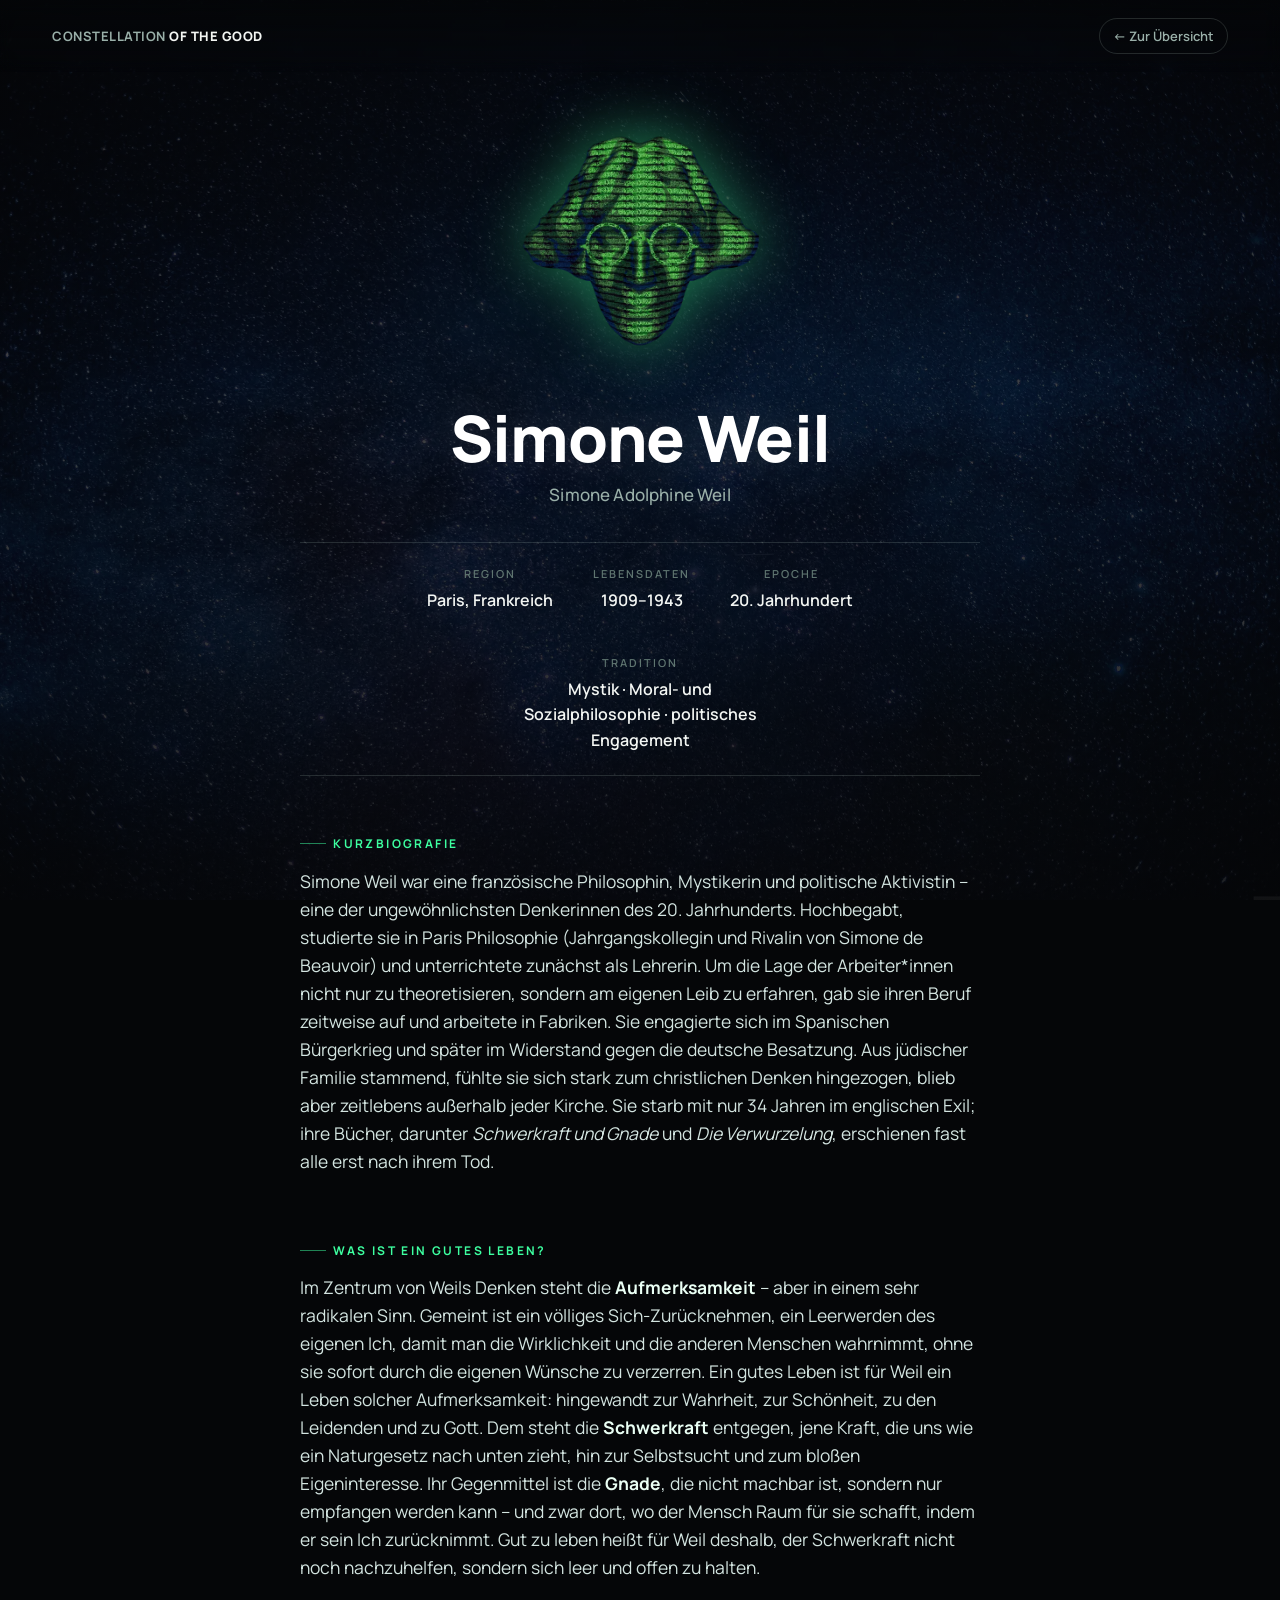
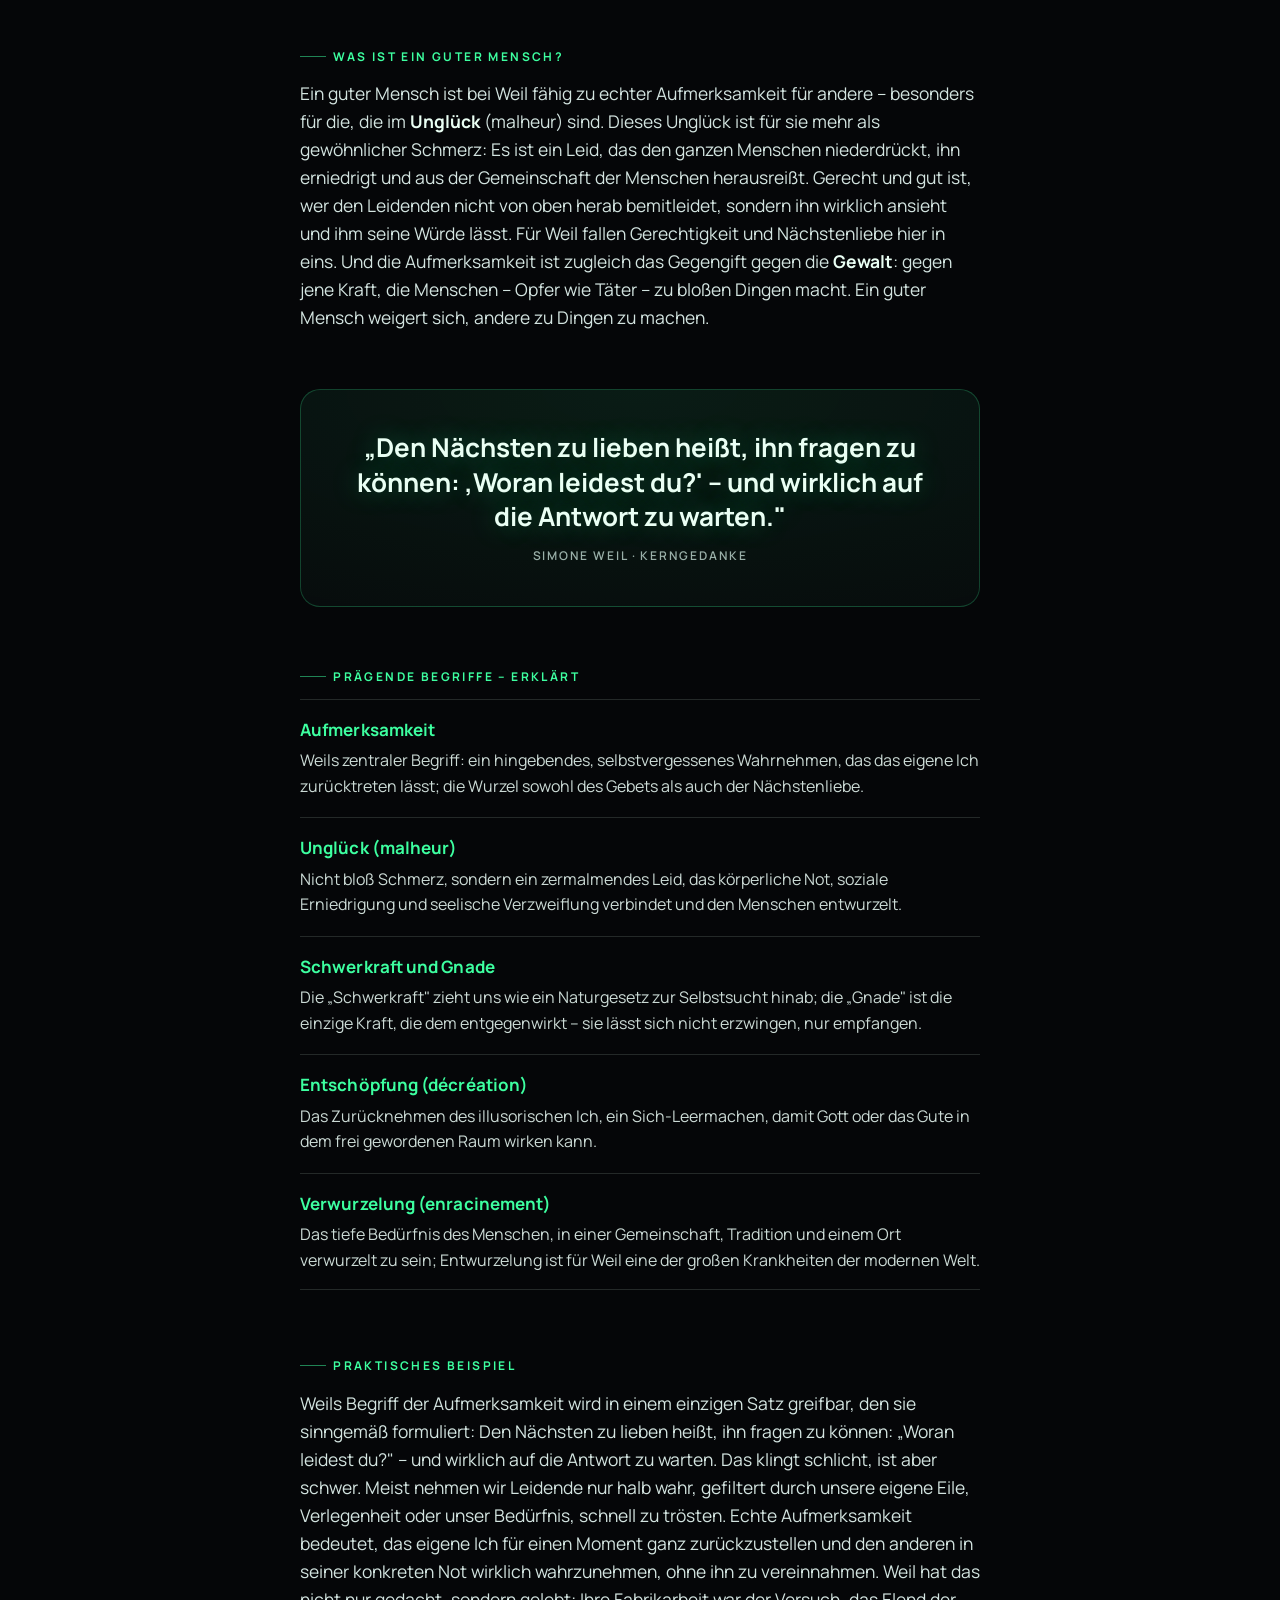
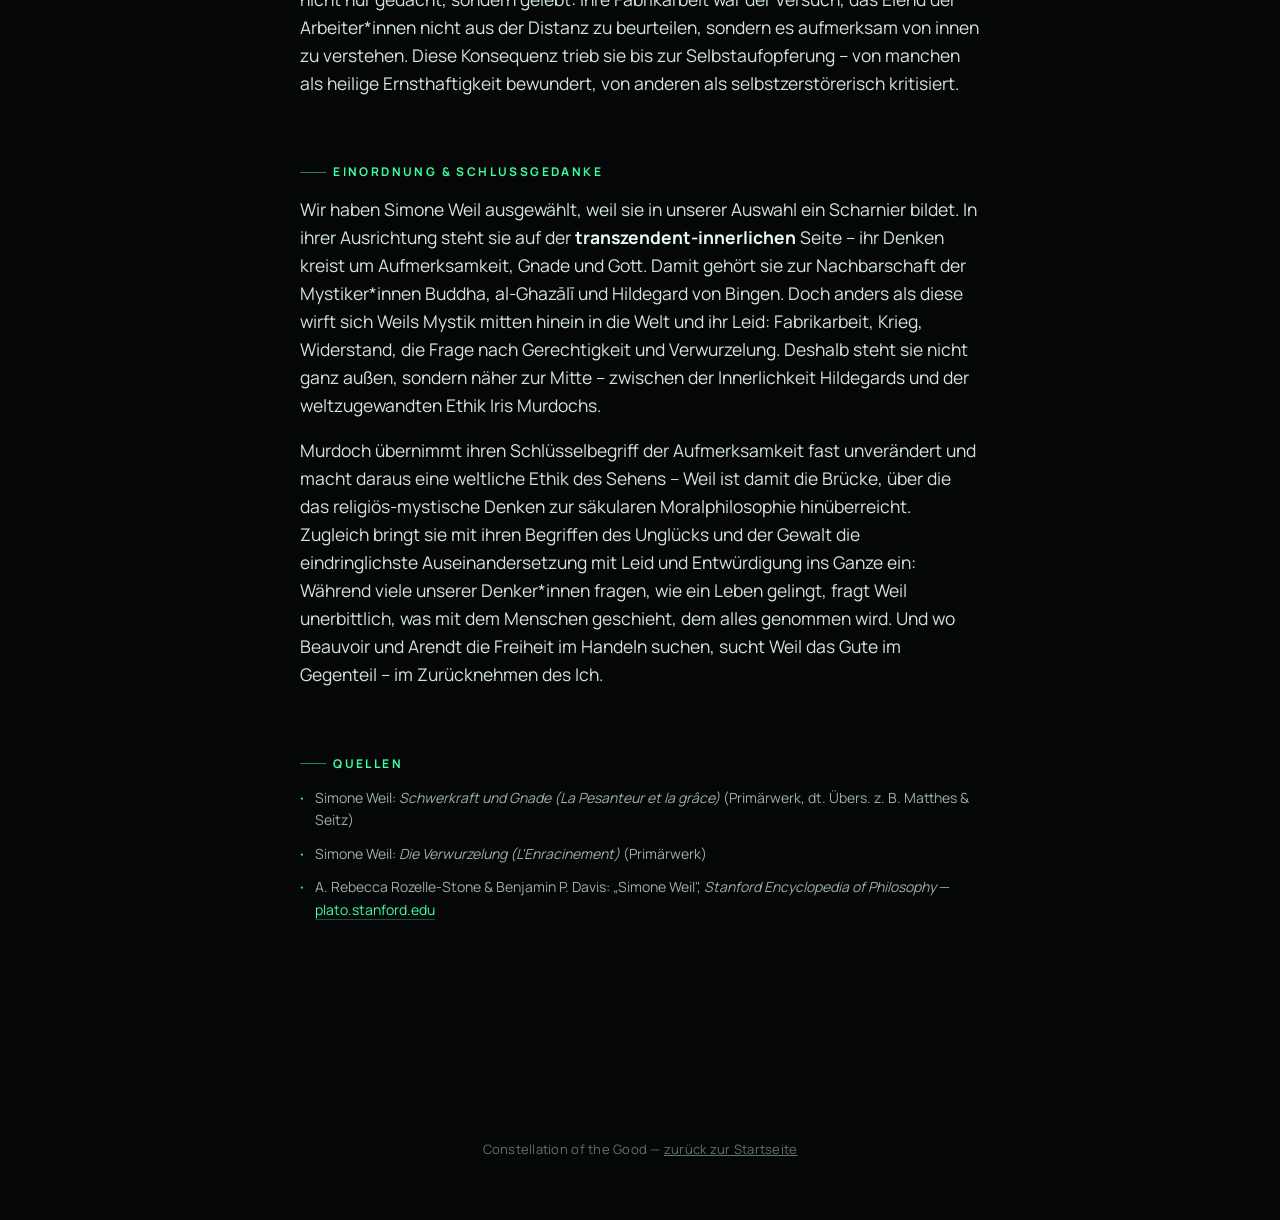
<file: profiles/weil.html>
<!doctype html>
<html lang="de">
<head>
<meta charset="utf-8">
<meta name="viewport" content="width=device-width, initial-scale=1">
<title>Simone Weil · Constellation of the Good</title>
<link rel="stylesheet" href="../style.css">
</head>
<body>
<div class="bg" aria-hidden="true"></div>

<header class="top">
  <a class="mark" href="../index.html">CONSTELLATION <b>OF THE GOOD</b></a>
  <a class="back" href="../index.html">← Zur Übersicht</a>
</header>

<main class="profile">
  <img class="portrait" alt="Skulpturaler Kopf von Simone Weil" src="../Assets/heads_web/Weil.webp">

  <h1>Simone Weil</h1>
  <p class="subtitle">Simone Adolphine Weil</p>

  <div class="meta">
    <div><div class="k">Region</div><div class="v">Paris, Frankreich</div></div>
    <div><div class="k">Lebensdaten</div><div class="v">1909–1943</div></div>
    <div><div class="k">Epoche</div><div class="v">20. Jahrhundert</div></div>
    <div><div class="k">Tradition</div><div class="v">Mystik · Moral- und Sozialphilosophie · politisches Engagement</div></div>
  </div>

  <section>
    <span class="eyebrow">Kurzbiografie</span>
    <p>Simone Weil war eine französische Philosophin, Mystikerin und politische Aktivistin – eine der ungewöhnlichsten Denkerinnen des 20. Jahrhunderts. Hochbegabt, studierte sie in Paris Philosophie (Jahrgangskollegin und Rivalin von Simone de Beauvoir) und unterrichtete zunächst als Lehrerin. Um die Lage der Arbeiter*innen nicht nur zu theoretisieren, sondern am eigenen Leib zu erfahren, gab sie ihren Beruf zeitweise auf und arbeitete in Fabriken. Sie engagierte sich im Spanischen Bürgerkrieg und später im Widerstand gegen die deutsche Besatzung. Aus jüdischer Familie stammend, fühlte sie sich stark zum christlichen Denken hingezogen, blieb aber zeitlebens außerhalb jeder Kirche. Sie starb mit nur 34 Jahren im englischen Exil; ihre Bücher, darunter <em>Schwerkraft und Gnade</em> und <em>Die Verwurzelung</em>, erschienen fast alle erst nach ihrem Tod.</p>
  </section>

  <section>
    <span class="eyebrow">Was ist ein gutes Leben?</span>
    <p>Im Zentrum von Weils Denken steht die <strong>Aufmerksamkeit</strong> – aber in einem sehr radikalen Sinn. Gemeint ist ein völliges Sich-Zurücknehmen, ein Leerwerden des eigenen Ich, damit man die Wirklichkeit und die anderen Menschen wahrnimmt, ohne sie sofort durch die eigenen Wünsche zu verzerren. Ein gutes Leben ist für Weil ein Leben solcher Aufmerksamkeit: hingewandt zur Wahrheit, zur Schönheit, zu den Leidenden und zu Gott. Dem steht die <strong>Schwerkraft</strong> entgegen, jene Kraft, die uns wie ein Naturgesetz nach unten zieht, hin zur Selbstsucht und zum bloßen Eigeninteresse. Ihr Gegenmittel ist die <strong>Gnade</strong>, die nicht machbar ist, sondern nur empfangen werden kann – und zwar dort, wo der Mensch Raum für sie schafft, indem er sein Ich zurücknimmt. Gut zu leben heißt für Weil deshalb, der Schwerkraft nicht noch nachzuhelfen, sondern sich leer und offen zu halten.</p>
  </section>

  <section>
    <span class="eyebrow">Was ist ein guter Mensch?</span>
    <p>Ein guter Mensch ist bei Weil fähig zu echter Aufmerksamkeit für andere – besonders für die, die im <strong>Unglück</strong> (malheur) sind. Dieses Unglück ist für sie mehr als gewöhnlicher Schmerz: Es ist ein Leid, das den ganzen Menschen niederdrückt, ihn erniedrigt und aus der Gemeinschaft der Menschen herausreißt. Gerecht und gut ist, wer den Leidenden nicht von oben herab bemitleidet, sondern ihn wirklich ansieht und ihm seine Würde lässt. Für Weil fallen Gerechtigkeit und Nächstenliebe hier in eins. Und die Aufmerksamkeit ist zugleich das Gegengift gegen die <strong>Gewalt</strong>: gegen jene Kraft, die Menschen – Opfer wie Täter – zu bloßen Dingen macht. Ein guter Mensch weigert sich, andere zu Dingen zu machen.</p>
  </section>

  <div class="kern">
    <div class="q">„Den Nächsten zu lieben heißt, ihn fragen zu können: ‚Woran leidest du?' – und wirklich auf die Antwort zu warten."</div>
    <div class="src">Simone Weil · Kerngedanke</div>
  </div>

  <section>
    <span class="eyebrow">Prägende Begriffe – erklärt</span>
    <ul class="terms">
      <li><span class="t">Aufmerksamkeit</span><span class="d">Weils zentraler Begriff: ein hingebendes, selbstvergessenes Wahrnehmen, das das eigene Ich zurücktreten lässt; die Wurzel sowohl des Gebets als auch der Nächstenliebe.</span></li>
      <li><span class="t">Unglück (malheur)</span><span class="d">Nicht bloß Schmerz, sondern ein zermalmendes Leid, das körperliche Not, soziale Erniedrigung und seelische Verzweiflung verbindet und den Menschen entwurzelt.</span></li>
      <li><span class="t">Schwerkraft und Gnade</span><span class="d">Die „Schwerkraft" zieht uns wie ein Naturgesetz zur Selbstsucht hinab; die „Gnade" ist die einzige Kraft, die dem entgegenwirkt – sie lässt sich nicht erzwingen, nur empfangen.</span></li>
      <li><span class="t">Entschöpfung (décréation)</span><span class="d">Das Zurücknehmen des illusorischen Ich, ein Sich-Leermachen, damit Gott oder das Gute in dem frei gewordenen Raum wirken kann.</span></li>
      <li><span class="t">Verwurzelung (enracinement)</span><span class="d">Das tiefe Bedürfnis des Menschen, in einer Gemeinschaft, Tradition und einem Ort verwurzelt zu sein; Entwurzelung ist für Weil eine der großen Krankheiten der modernen Welt.</span></li>
    </ul>
  </section>

  <section>
    <span class="eyebrow">Praktisches Beispiel</span>
    <p>Weils Begriff der Aufmerksamkeit wird in einem einzigen Satz greifbar, den sie sinngemäß formuliert: Den Nächsten zu lieben heißt, ihn fragen zu können: „Woran leidest du?" – und wirklich auf die Antwort zu warten. Das klingt schlicht, ist aber schwer. Meist nehmen wir Leidende nur halb wahr, gefiltert durch unsere eigene Eile, Verlegenheit oder unser Bedürfnis, schnell zu trösten. Echte Aufmerksamkeit bedeutet, das eigene Ich für einen Moment ganz zurückzustellen und den anderen in seiner konkreten Not wirklich wahrzunehmen, ohne ihn zu vereinnahmen. Weil hat das nicht nur gedacht, sondern gelebt: Ihre Fabrikarbeit war der Versuch, das Elend der Arbeiter*innen nicht aus der Distanz zu beurteilen, sondern es aufmerksam von innen zu verstehen. Diese Konsequenz trieb sie bis zur Selbstaufopferung – von manchen als heilige Ernsthaftigkeit bewundert, von anderen als selbstzerstörerisch kritisiert.</p>
  </section>

  <section>
    <span class="eyebrow">Einordnung &amp; Schlussgedanke</span>
    <p>Wir haben Simone Weil ausgewählt, weil sie in unserer Auswahl ein Scharnier bildet. In ihrer Ausrichtung steht sie auf der <strong>transzendent-innerlichen</strong> Seite – ihr Denken kreist um Aufmerksamkeit, Gnade und Gott. Damit gehört sie zur Nachbarschaft der Mystiker*innen Buddha, al-Ghazālī und Hildegard von Bingen. Doch anders als diese wirft sich Weils Mystik mitten hinein in die Welt und ihr Leid: Fabrikarbeit, Krieg, Widerstand, die Frage nach Gerechtigkeit und Verwurzelung. Deshalb steht sie nicht ganz außen, sondern näher zur Mitte – zwischen der Innerlichkeit Hildegards und der weltzugewandten Ethik Iris Murdochs.</p>
    <p>Murdoch übernimmt ihren Schlüsselbegriff der Aufmerksamkeit fast unverändert und macht daraus eine weltliche Ethik des Sehens – Weil ist damit die Brücke, über die das religiös-mystische Denken zur säkularen Moralphilosophie hinüberreicht. Zugleich bringt sie mit ihren Begriffen des Unglücks und der Gewalt die eindringlichste Auseinandersetzung mit Leid und Entwürdigung ins Ganze ein: Während viele unserer Denker*innen fragen, wie ein Leben gelingt, fragt Weil unerbittlich, was mit dem Menschen geschieht, dem alles genommen wird. Und wo Beauvoir und Arendt die Freiheit im Handeln suchen, sucht Weil das Gute im Gegenteil – im Zurücknehmen des Ich.</p>
  </section>

  <section>
    <span class="eyebrow">Quellen</span>
    <ul class="sources">
      <li>Simone Weil: <em>Schwerkraft und Gnade (La Pesanteur et la grâce)</em> (Primärwerk, dt. Übers. z. B. Matthes &amp; Seitz)</li>
      <li>Simone Weil: <em>Die Verwurzelung (L'Enracinement)</em> (Primärwerk)</li>
      <li>A. Rebecca Rozelle-Stone &amp; Benjamin P. Davis: „Simone Weil", <em>Stanford Encyclopedia of Philosophy</em> — <a href="https://plato.stanford.edu/entries/simone-weil/" target="_blank" rel="noopener">plato.stanford.edu</a></li>
    </ul>
  </section>
</main>

<footer class="foot">
  <p>Constellation of the Good — <a href="../index.html" style="color:inherit">zurück zur Startseite</a></p>
</footer>
</body>
</html>
</file>
<file: style.css>
@import url('https://fonts.googleapis.com/css2?family=Manrope:wght@400;500;600;700;800&display=swap');

:root{
  --bg:#050608;
  --bg-core:#0c1310;
  --ink:#F3F6F3;
  --muted:#9AB0A9;
  --faint:#5f7570;
  --green:#3dffa0;
  --green-soft:rgba(61,255,160,.5);
  --pink:#ff8fd6;
  --pink-soft:rgba(255,143,214,.45);
  --line:rgba(200,220,210,.16);
  --panel:rgba(10,14,16,.55);
  --font:'Manrope', system-ui, sans-serif;
}

*{box-sizing:border-box; margin:0; padding:0}
html{scroll-behavior:smooth; overflow-x:hidden}
body{
  font-family:var(--font); color:var(--ink); line-height:1.6;
  background:var(--bg);
  min-height:100vh; -webkit-font-smoothing:antialiased; overflow-x:hidden;
}

/* fixed nebula backdrop, shared by every page */
.bg{
  position:fixed; inset:0; z-index:-1;
  background-color:var(--bg);
  background-image:url('Assets/BG/Space_web.webp');
  background-size:cover;
  background-position:center center;
  background-repeat:no-repeat;
}
/* strong scrim — dims the starfield heavily so text stays clearly legible */
.bg::after{
  content:"";
  position:absolute; inset:0;
  background:
    linear-gradient(180deg, rgba(5,6,8,.80) 0%, rgba(5,6,8,.66) 42%, rgba(5,6,8,.82) 100%),
    radial-gradient(130% 120% at 50% 45%, rgba(5,6,8,.28) 42%, rgba(5,6,8,.78) 100%);
}

/* topbar */
.top{position:sticky; top:0; z-index:10; display:flex; justify-content:space-between;
  align-items:center; gap:16px; padding:18px clamp(20px,5vw,52px);
  backdrop-filter:blur(8px); -webkit-backdrop-filter:blur(8px);
  background:linear-gradient(180deg, rgba(4,6,8,.7), rgba(4,6,8,0));}
.top a{color:inherit; text-decoration:none}
.top .mark{font-weight:700; letter-spacing:.04em; font-size:13px; color:var(--muted)}
.top .mark b{color:var(--ink); font-weight:800}
.top .back{font-size:13px; font-weight:600; color:var(--muted); display:flex; align-items:center; gap:.5em;
  padding:.5em 1em; border-radius:999px; border:1px solid var(--line); transition:.2s}
.top .back:hover{color:var(--ink); border-color:var(--green-soft)}

footer.foot{position:relative; z-index:1; text-align:center; padding:40px 20px 60px;
  font-size:13px; color:var(--faint); letter-spacing:.02em}
footer.foot b{color:var(--muted)}

@media (prefers-reduced-motion: reduce){
  * {animation:none !important}
}

/* ---------- profile pages ---------- */
main.profile{position:relative; z-index:1; max-width:760px; margin:0 auto;
  padding:0 clamp(20px,5vw,40px) 120px}

.portrait{display:block; margin:clamp(10px,3vh,28px) auto clamp(18px,3vh,26px);
  width:clamp(190px,34vw,280px); height:auto;
  filter:drop-shadow(0 0 30px var(--green-soft)) drop-shadow(0 0 5px rgba(0,0,0,.6))}

main.profile h1{font-weight:800; text-align:center; line-height:1.04;
  font-size:clamp(38px,8vw,64px); letter-spacing:-.01em;
  color:#fff;
  text-shadow:0 0 40px rgba(255,255,255,.14)}
.subtitle{text-align:center; margin-top:.55em; color:var(--muted);
  font-size:clamp(14px,2.2vw,17px); font-weight:500; letter-spacing:.01em}

.meta{display:flex; justify-content:center; flex-wrap:wrap;
  gap:clamp(16px,4vw,40px); margin:clamp(20px,4vh,34px) 0 clamp(30px,6vh,50px);
  padding:22px 0; border-top:1px solid var(--line); border-bottom:1px solid var(--line)}
.meta div{text-align:center; min-width:80px; max-width:280px}
.meta .k{font-size:11px; letter-spacing:.18em; text-transform:uppercase;
  color:var(--faint); font-weight:600; margin-bottom:.5em}
.meta .v{font-size:clamp(14px,2.2vw,16px); font-weight:600; color:var(--ink)}

main.profile section{margin-bottom:clamp(38px,7vh,58px)}
.eyebrow{display:inline-flex; align-items:center; gap:.6em; font-size:12px;
  letter-spacing:.2em; text-transform:uppercase; color:var(--green);
  font-weight:700; margin-bottom:1.1em}
.eyebrow::before{content:""; width:26px; height:1px; background:var(--green-soft)}
main.profile section h2{font-weight:700; font-size:clamp(21px,3.6vw,28px); letter-spacing:-.005em;
  margin-bottom:.7em; color:var(--ink)}
main.profile section p{font-size:clamp(15px,2.2vw,17.5px); color:#d3e4e0; margin-bottom:1em;
  font-weight:400}
main.profile section p:last-child{margin-bottom:0}
main.profile section p strong, main.profile section p b{color:#eafff4; font-weight:700}

/* pulled highlight (Kerngedanke) */
.kern{position:relative; text-align:center; margin:clamp(30px,6vh,52px) 0;
  padding:clamp(26px,5vw,40px) clamp(20px,5vw,46px);
  border-radius:20px; border:1px solid rgba(61,255,160,.22);
  background:radial-gradient(120% 140% at 50% 0%, rgba(61,255,160,.09), rgba(10,14,16,.4))}
.kern .q{font-weight:700; font-size:clamp(19px,3.2vw,26px); line-height:1.32;
  color:#eafff4; text-shadow:0 0 26px rgba(61,255,160,.35)}
.kern .src{margin-top:1.1em; font-size:12px; letter-spacing:.16em; text-transform:uppercase;
  color:var(--muted); font-weight:600}

/* Prägende Begriffe — term list */
.terms{list-style:none; display:flex; flex-direction:column; gap:2px}
.terms li{padding:16px 0; border-top:1px solid var(--line)}
.terms li:last-child{border-bottom:1px solid var(--line)}
.terms .t{display:block; color:var(--green); font-weight:700;
  font-size:clamp(15px,2.2vw,17px); margin-bottom:.3em; letter-spacing:.005em}
.terms .d{display:block; color:#cbdad5; font-size:clamp(14px,2vw,16px); font-weight:400}

/* sources */
.sources{list-style:none; display:flex; flex-direction:column; gap:.7em}
.sources li{font-size:14px; color:var(--muted); padding-left:1.1em; position:relative}
.sources li::before{content:"·"; position:absolute; left:0; color:var(--green); font-weight:700}
.sources a{color:var(--green); text-decoration:none; border-bottom:1px solid rgba(61,255,160,.3)}
.sources a:hover{border-bottom-color:var(--green)}

.placeholder-note{margin:clamp(30px,6vh,52px) 0; padding:18px 22px; border-radius:14px;
  border:1px dashed var(--pink-soft); background:rgba(255,143,214,.06);
  color:var(--muted); font-size:14px}
.placeholder-note b{color:var(--ink)}

@media (max-width:520px){
  .meta{gap:18px 28px}
}
</file>
